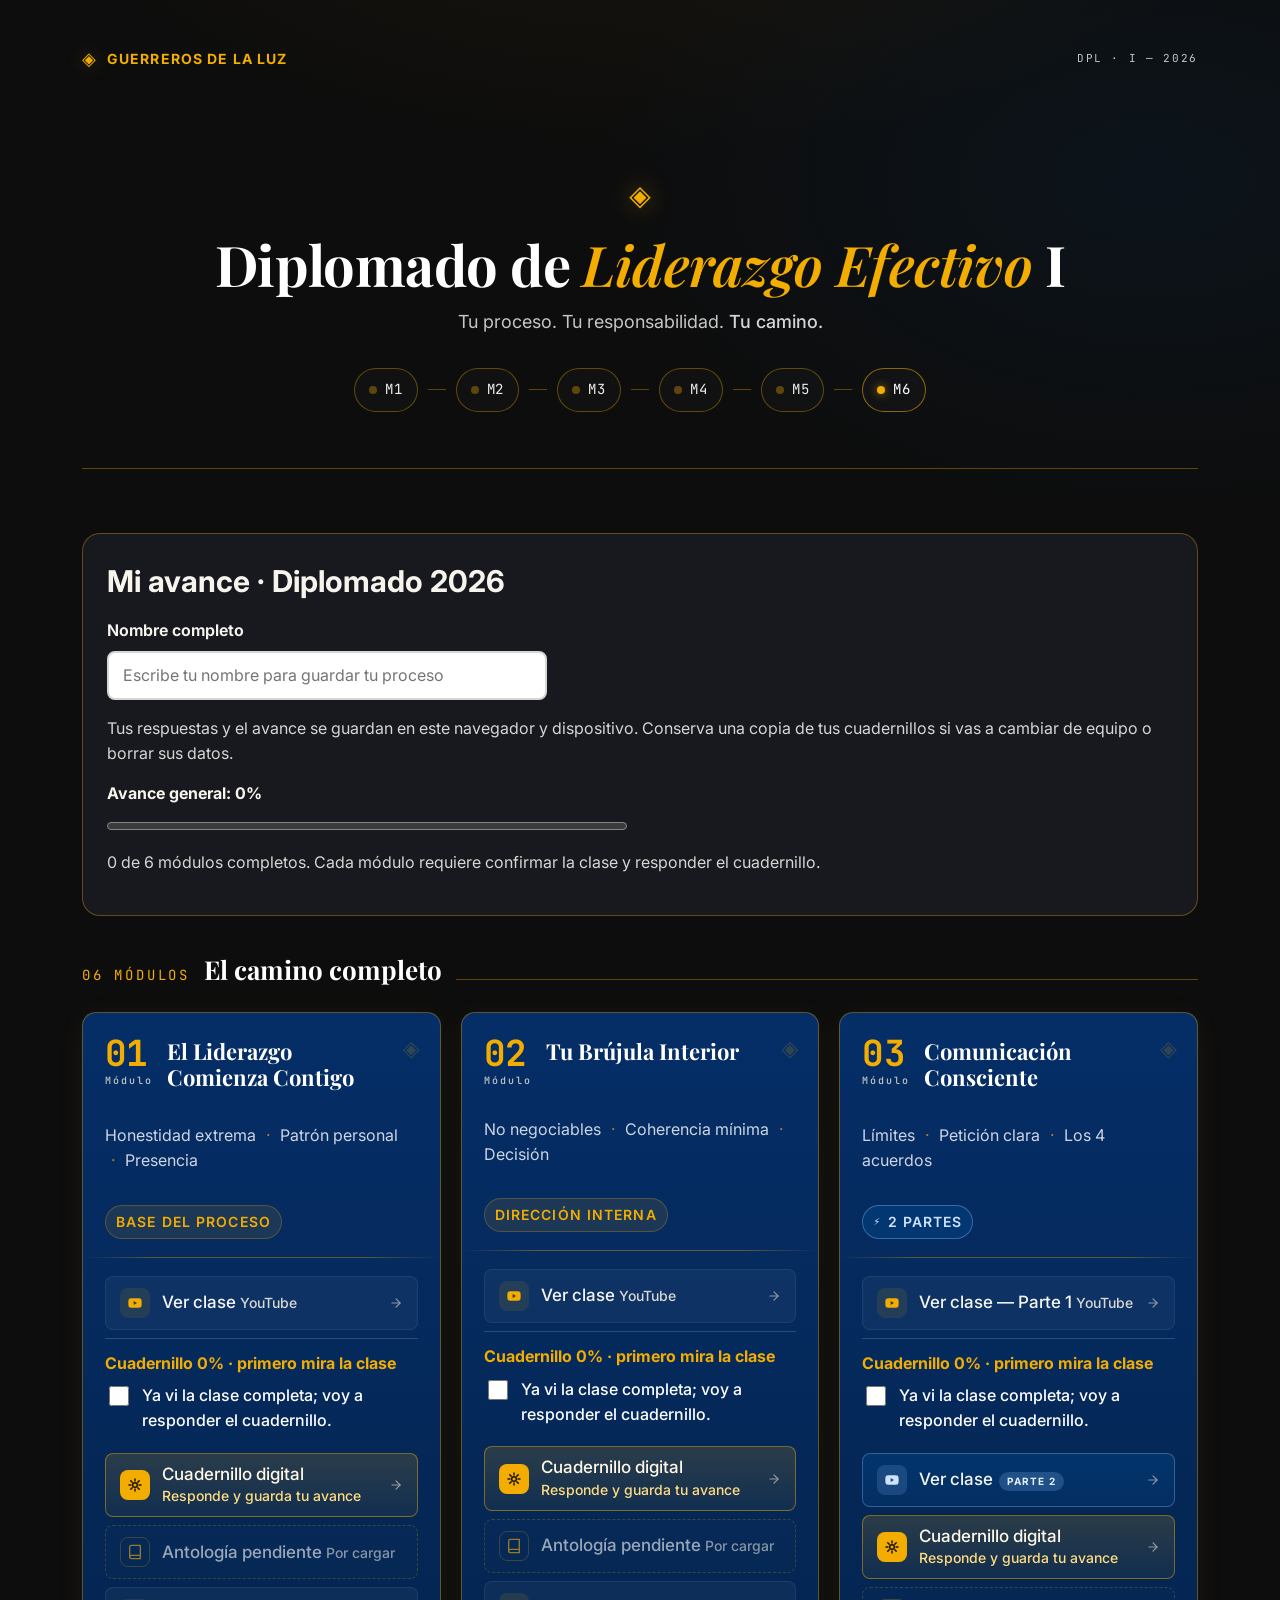
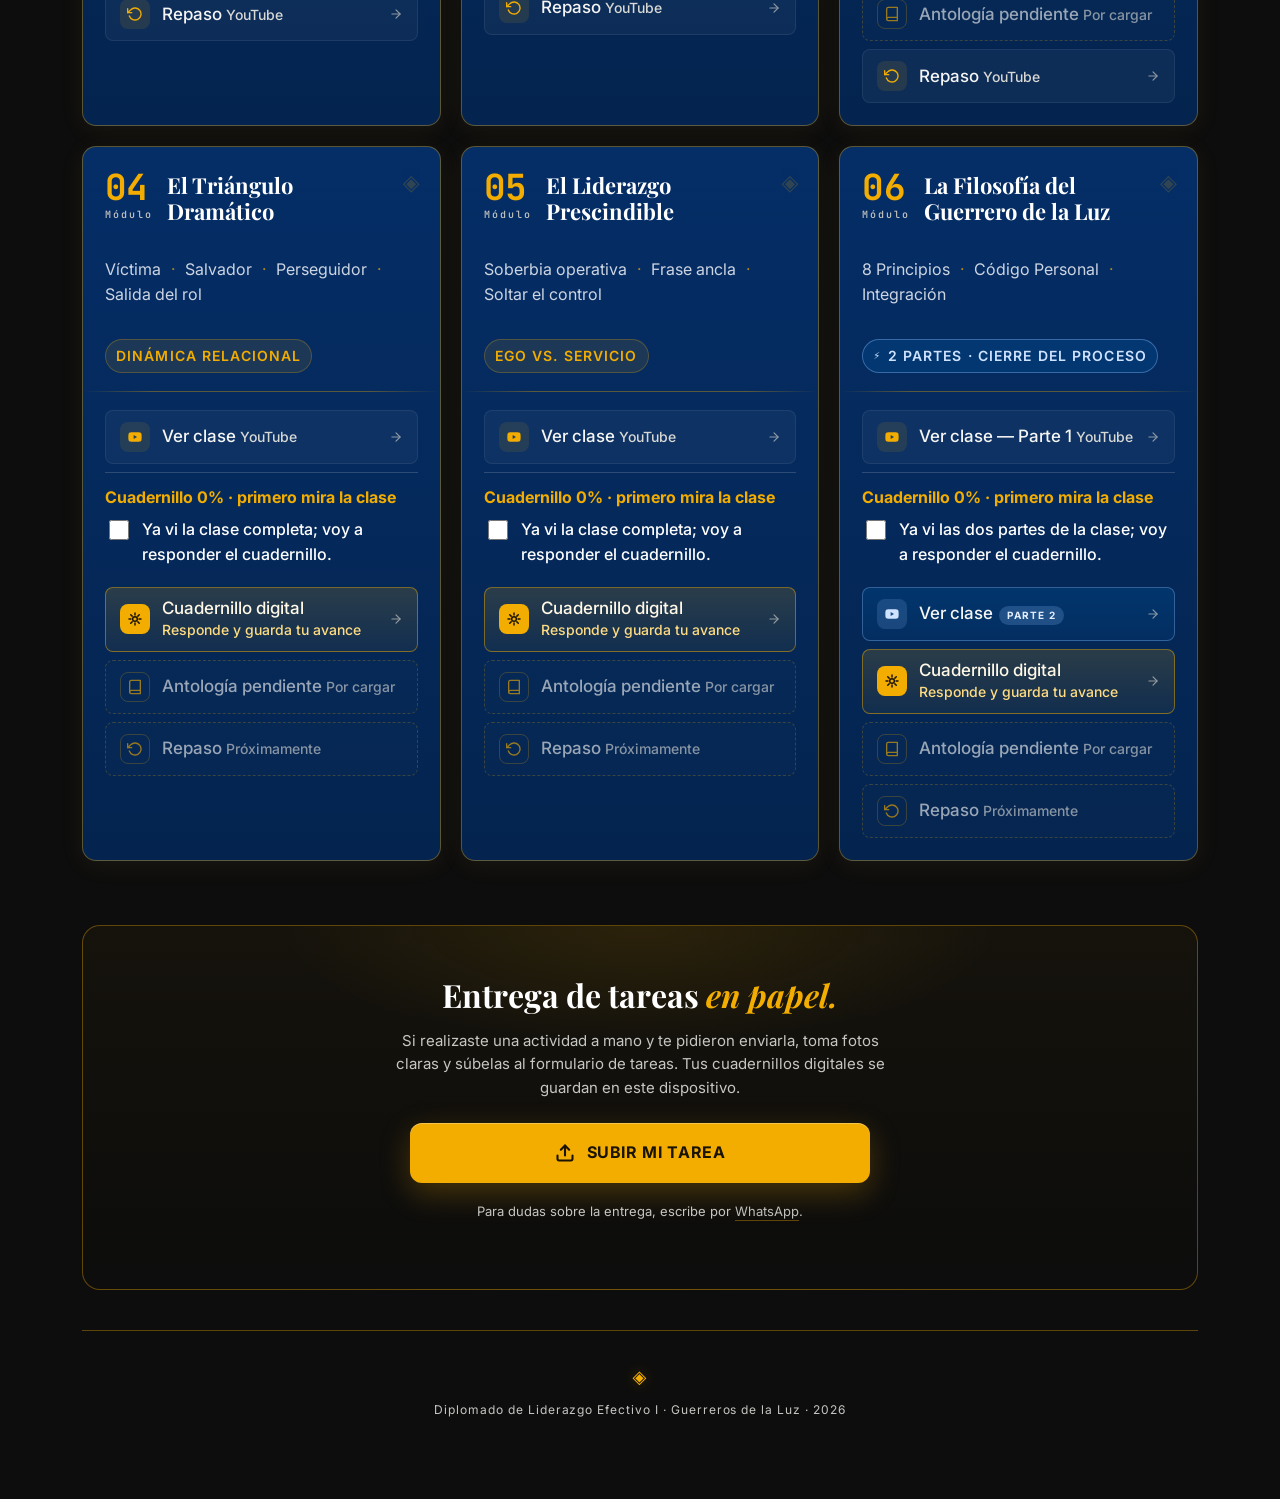
<file: public/universidad/dpl-2026/index.html>
<!doctype html>
<html lang="es">
<head>
<meta charset="utf-8" />
<meta name="viewport" content="width=device-width, initial-scale=1, viewport-fit=cover" />
<meta name="theme-color" content="#0D0D0D" />
<title>Diplomado de Liderazgo Efectivo I · Guerreros de la Luz</title>
<link rel="preconnect" href="https://fonts.googleapis.com">
<link rel="preconnect" href="https://fonts.gstatic.com" crossorigin>
<link href="https://fonts.googleapis.com/css2?family=Playfair+Display:ital,wght@0,600;0,700;0,800;1,600;1,700&family=Cormorant+Garamond:ital,wght@0,300;0,500;0,600;1,300;1,500&family=Inter:wght@400;500;600;700&family=JetBrains+Mono:wght@500;700&display=swap" rel="stylesheet">
<style>
  :root{
    --bg:#0D0D0D;
    --bg-elev:#121212;
    --gold:#f2ad00;
    --gold-soft:#c8a951;
    --blue-accent:#004f94;
    --card:#052e67;
    --card-deep:#04244f;
    --text:#ffffff;
    --text-mute:#878786;
    --hairline:rgba(200,169,81,0.20);
    --hairline-strong:rgba(242,173,0,0.55);
    --shadow:0 4px 24px rgba(200,169,81,0.08);
    --radius-card:14px;
    --radius-btn:8px;

    /* These three are overridden by data-mood/voice/ornament */
    --mood-bg-grad-1: rgba(242,173,0,0.06);
    --mood-bg-grad-2: rgba(0,79,148,0.10);
    --font-display: 'Playfair Display', serif;
    --font-display-italic-style: italic;
    --ornament-glyph-opacity: 0.18;
    --ornament-glyph-size: 22px;
    --ornament-mod-num-size: 36px;
    --ornament-rule-display: block;
  }

  /* ─── MOOD variants ─── */
  html[data-mood="temple"]{
    --bg:#14100a;
    --gold:#e8b34a;
    --gold-soft:#c8a45a;
    --blue-accent:#7a2418;
    --card:#3a1d10;
    --card-deep:#2a140b;
    --hairline:rgba(232,179,74,0.22);
    --hairline-strong:rgba(232,179,74,0.55);
    --shadow:0 4px 24px rgba(232,179,74,0.10);
    --mood-bg-grad-1: rgba(232,179,74,0.07);
    --mood-bg-grad-2: rgba(184,76,42,0.12);
  }
  html[data-mood="oceanic"]{
    --bg:#070d18;
    --gold:#9bb6d6;
    --gold-soft:#7a93b3;
    --blue-accent:#0a3a78;
    --card:#0a2548;
    --card-deep:#061a36;
    --text:#eaf1fb;
    --hairline:rgba(155,182,214,0.22);
    --hairline-strong:rgba(155,182,214,0.55);
    --shadow:0 4px 24px rgba(0,79,148,0.18);
    --mood-bg-grad-1: rgba(0,79,148,0.18);
    --mood-bg-grad-2: rgba(155,182,214,0.06);
  }

  /* ─── VOICE variants ─── */
  html[data-voice="field-guide"]{
    --font-display: 'Cormorant Garamond', serif;
    --font-display-italic-style: italic;
  }
  html[data-voice="field-guide"] .hero h1,
  html[data-voice="field-guide"] .card-title,
  html[data-voice="field-guide"] .submit h2,
  html[data-voice="field-guide"] .section-head h2{
    font-weight:500;
    letter-spacing:-0.005em;
  }
  html[data-voice="field-guide"] .hero h1{font-size: clamp(34px, 7.2vw, 68px); line-height:1.02}

  html[data-voice="neutral"]{
    --font-display: 'Inter', sans-serif;
    --font-display-italic-style: italic;
  }
  html[data-voice="neutral"] .hero h1,
  html[data-voice="neutral"] .card-title,
  html[data-voice="neutral"] .submit h2,
  html[data-voice="neutral"] .section-head h2{
    font-weight:700;
    letter-spacing:-0.025em;
  }
  html[data-voice="neutral"] .hero h1 em,
  html[data-voice="neutral"] .submit h2 em{font-style:normal;text-decoration:underline;text-decoration-color:var(--gold);text-decoration-thickness:2px;text-underline-offset:6px}

  /* Apply --font-display to the actual headings */
  .hero h1,
  .card-title,
  .submit h2,
  .section-head h2{font-family: var(--font-display)}
  .hero h1 em,
  .submit h2 em{font-style: var(--font-display-italic-style)}

  /* ─── ORNAMENT variants ─── */
  html[data-ornament="sober"]{
    --ornament-glyph-opacity: 0;
    --ornament-mod-num-size: 28px;
    --ornament-rule-display: none;
  }
  html[data-ornament="sober"] .hero::before{display:none}
  html[data-ornament="sober"] footer .mark{display:none}
  html[data-ornament="sober"] .brand .mark{opacity:.5}

  html[data-ornament="ceremonial"]{
    --ornament-glyph-opacity: 0.34;
    --ornament-glyph-size: 32px;
    --ornament-mod-num-size: 52px;
  }
  html[data-ornament="ceremonial"] .hero::before{font-size:42px}
  html[data-ornament="ceremonial"] .card{padding-top:30px}
  html[data-ornament="ceremonial"] .card::after{
    content:"";
    position:absolute;left:22px;top:78px;
    width:32px;height:1px;background:var(--gold);opacity:.6;
  }
  html[data-ornament="ceremonial"] .hero h1{
    text-shadow: 0 0 30px rgba(242,173,0,0.06);
  }
  html[data-ornament="ceremonial"] .card-title::before{
    content:"";display:block;width:24px;height:1px;background:var(--gold);opacity:.5;
    margin:0 0 10px;
  }

  *{box-sizing:border-box}
  html,body{margin:0;padding:0;background:var(--bg);color:var(--text);-webkit-font-smoothing:antialiased;-moz-osx-font-smoothing:grayscale}
  body{
    font-family:'Inter',system-ui,-apple-system,sans-serif;
    font-size:16px;
    line-height:1.55;
    min-height:100vh;
    background:
      radial-gradient(1100px 600px at 50% -200px, var(--mood-bg-grad-1), transparent 60%),
      radial-gradient(800px 500px at 90% 20%, var(--mood-bg-grad-2), transparent 70%),
      var(--bg);
    background-attachment: fixed;
  }
  a{color:inherit;text-decoration:none}
  button{font-family:inherit}

  /* ─── Layout shell ─── */
  .wrap{
    max-width:1180px;
    margin:0 auto;
    padding: clamp(20px, 4vw, 40px) clamp(16px, 4vw, 32px) 80px;
  }

  /* ─── Header ─── */
  .topbar{
    display:flex;align-items:center;justify-content:space-between;
    padding-top:8px;
    margin-bottom: clamp(28px, 6vw, 48px);
  }
  .brand{
    display:flex;align-items:center;gap:10px;
    color:var(--gold);
    font-weight:700;
    font-size:11px;
    letter-spacing:0.22em;
    text-transform:uppercase;
  }
  .brand .mark{
    font-size:18px;line-height:1;
    color:var(--gold);
    text-shadow:0 0 18px rgba(242,173,0,0.35);
  }
  .topbar .year{
    color:var(--text-mute);
    font-family:'JetBrains Mono',monospace;
    font-size:11px;
    letter-spacing:0.15em;
  }

  /* ─── Hero ─── */
  .hero{
    text-align:center;
    padding: clamp(20px, 5vw, 56px) 0 clamp(32px, 6vw, 56px);
    border-bottom:1px solid var(--hairline);
    margin-bottom: clamp(36px, 6vw, 64px);
    position:relative;
  }
  .hero::before{
    content:"◈";
    display:block;
    color:var(--gold);
    font-size:28px;
    margin-bottom:18px;
    text-shadow:0 0 24px rgba(242,173,0,0.45);
  }
  .hero h1{
    font-weight:700;
    margin:0 0 14px;
    font-size: clamp(28px, 6vw, 56px);
    line-height:1.05;
    letter-spacing:-0.01em;
    text-wrap:balance;
  }
  .hero h1 em{
    font-style:italic;
    color:var(--gold);
    font-weight:600;
  }
  .hero .sub{
    color:var(--text-mute);
    font-size: clamp(15px, 2vw, 18px);
    max-width:560px;
    margin:0 auto 28px;
  }
  .hero .sub strong{color:#d6d6d4;font-weight:500}

  /* Progress pills */
  .progress{
    display:flex;
    align-items:center;
    justify-content:center;
    gap:10px;
    flex-wrap:wrap;
    padding-top: 4px;
  }
  .progress .pill{
    display:inline-flex;align-items:center;gap:8px;
    padding:6px 12px 6px 8px;
    border:1px solid var(--hairline);
    border-radius:999px;
    background:rgba(255,255,255,0.02);
    font-family:'JetBrains Mono',monospace;
    font-size:11px;
    color:var(--text-mute);
    letter-spacing:0.06em;
    transition:all .2s ease;
    cursor:pointer;
  }
  .progress .pill .dot{
    width:8px;height:8px;border-radius:50%;
    background:var(--gold);
    opacity:0.35;
  }
  .progress .pill:hover{border-color:var(--hairline-strong);color:#fff}
  .progress .pill.active .dot{opacity:1;box-shadow:0 0 10px rgba(242,173,0,0.7)}
  .progress .pill.active{color:#fff;border-color:var(--hairline-strong)}
  .progress .sep{
    width:18px;height:1px;background:var(--hairline);
  }

  /* ─── Section heading ─── */
  .section-head{
    display:flex;align-items:baseline;gap:14px;
    margin: 8px 0 22px;
  }
  .section-head .kicker{
    color:var(--gold);
    font-family:'JetBrains Mono',monospace;
    font-size:11px;
    letter-spacing:0.2em;
    text-transform:uppercase;
  }
  .section-head .rule{flex:1;height:1px;background:var(--hairline);display:var(--ornament-rule-display)}
  .section-head h2{
    font-weight:700;
    font-size: clamp(20px, 3vw, 26px);
    margin:0;
  }

  /* ─── Module grid ─── */
  .grid{
    display:flex;
    flex-wrap:wrap;
    gap: 20px;
    margin-bottom: 56px;
  }
  .card{
    flex: 1 1 320px;
    min-width:0;
    background: linear-gradient(180deg, var(--card) 0%, var(--card-deep) 100%);
    border:1px solid var(--hairline);
    border-radius:var(--radius-card);
    box-shadow: var(--shadow);
    padding: 24px 22px 22px;
    display:flex;flex-direction:column;gap:16px;
    position:relative;
    overflow:hidden;
    transition: transform .25s ease, border-color .25s ease, box-shadow .25s ease;
  }
  .card::before{
    /* corner glyph */
    content:"◈";
    position:absolute;
    top:18px;right:20px;
    color:var(--gold);
    opacity:var(--ornament-glyph-opacity);
    font-size:var(--ornament-glyph-size);
  }
  .card:hover{
    border-color:var(--hairline-strong);
    box-shadow: 0 6px 30px rgba(242,173,0,0.14);
  }

  .card-head{
    display:flex;align-items:flex-start;gap:14px;
    padding-right:30px; /* leave room for glyph */
  }
  .mod-num{
    font-family:'JetBrains Mono',monospace;
    font-weight:700;
    font-size: var(--ornament-mod-num-size);
    line-height:0.9;
    color:var(--gold);
    letter-spacing:-0.02em;
    flex-shrink:0;
  }
  .mod-num small{
    display:block;
    font-size:10px;
    letter-spacing:0.2em;
    color:var(--text-mute);
    margin-top:6px;
    font-weight:500;
  }
  .card-title{
    font-weight:700;
    font-size: 22px;
    line-height:1.18;
    margin:2px 0 0;
    color:#fff;
    text-wrap:balance;
  }

  .concepts{
    color:#cdd5e2;
    font-size:13px;
    line-height:1.55;
  }
  .concepts .dot{color:var(--gold);margin:0 6px;opacity:0.7}

  .badge{
    display:inline-flex;align-items:center;gap:6px;
    align-self:flex-start;
    padding:5px 10px;
    border-radius:999px;
    font-size:11px;
    font-weight:600;
    letter-spacing:0.08em;
    text-transform:uppercase;
    background:rgba(242,173,0,0.10);
    color:var(--gold);
    border:1px solid rgba(242,173,0,0.25);
  }
  .badge.special{
    background:rgba(0,79,148,0.35);
    color:#cfe2ff;
    border-color:rgba(120,170,230,0.45);
  }
  .badge .bolt{font-size:10px}

  .divider{
    height:1px;
    background: linear-gradient(90deg, transparent, var(--hairline) 20%, var(--hairline) 80%, transparent);
    margin: 2px -22px;
  }

  /* ─── Resource buttons ─── */
  .res{
    display:flex;flex-direction:column;gap:8px;
  }
  .res-btn{
    display:flex;align-items:center;gap:12px;
    width:100%;
    min-height:48px;
    padding: 10px 14px;
    border-radius: var(--radius-btn);
    background: rgba(255,255,255,0.04);
    border:1px solid rgba(255,255,255,0.07);
    color:#f5f5f3;
    font-size:14px;
    font-weight:500;
    text-align:left;
    cursor:pointer;
    transition: all .18s ease;
    font-family:inherit;
  }
  .res-btn:hover{
    border-color: var(--hairline-strong);
    background: rgba(242,173,0,0.06);
    transform: translateY(-1px);
  }
  .res-btn .ico{
    display:inline-flex;align-items:center;justify-content:center;
    width:30px;height:30px;
    border-radius:8px;
    background:rgba(242,173,0,0.10);
    color:var(--gold);
    flex-shrink:0;
  }
  .res-btn .ico svg{width:16px;height:16px;display:block}
  .res-btn .label{flex:1;line-height:1.25}
  .res-btn .meta{
    color:var(--text-mute);
    font-family:'JetBrains Mono',monospace;
    font-size:10px;
    letter-spacing:0.06em;
    text-transform:uppercase;
  }
  .res-btn .arrow{color:var(--text-mute);opacity:.7;transition:transform .2s ease}
  .res-btn:hover .arrow{color:var(--gold);opacity:1;transform:translateX(2px)}

  /* Special variants */
  .res-btn.part2{
    border-color: rgba(120,170,230,0.40);
    background: linear-gradient(180deg, rgba(0,79,148,0.35), rgba(0,79,148,0.18));
  }
  .res-btn.part2 .ico{background:rgba(120,170,230,0.20);color:#cfe2ff}
  .res-btn.part2 .pill-tag{
    display:inline-block;
    padding:3px 8px;
    border-radius:999px;
    background:rgba(120,170,230,0.25);
    color:#e3eeff;
    font-size:10px;
    font-weight:700;
    letter-spacing:0.12em;
    margin-left:6px;
  }
  .res-btn.outline{
    background: transparent;
    border:1px dashed var(--hairline);
  }
  .res-btn.outline:hover{
    border-style:solid;
    background: rgba(242,173,0,0.04);
  }
  .res-btn.outline .ico{background:transparent;border:1px solid var(--hairline)}
  .res-btn.disabled,
  .res-btn.disabled:hover{
    cursor:not-allowed;
    opacity:.62;
    transform:none;
    border-style:dashed;
    background:rgba(255,255,255,0.02);
  }
  .res-btn.disabled .arrow{display:none}

  /* Featured: digital cuadernillo (interactive HTML) */
  .res-btn.featured{
    background: linear-gradient(180deg, rgba(242,173,0,0.16), rgba(242,173,0,0.06));
    border:1px solid rgba(242,173,0,0.45);
    color:#fff8e6;
  }
  .res-btn.featured .ico{
    background:var(--gold);color:#1a1300;
  }
  .res-btn.featured:hover{
    background: linear-gradient(180deg, rgba(242,173,0,0.22), rgba(242,173,0,0.10));
    border-color: var(--gold);
    box-shadow: 0 4px 18px rgba(242,173,0,0.18);
  }
  .res-btn.featured .meta{color:#f2ad00;opacity:.85}
  .res-btn .tag-new{
    display:inline-block;
    padding:2px 7px;
    border-radius:999px;
    background:rgba(0,79,148,0.55);
    color:#dbe8fc;
    font-family:'JetBrains Mono',monospace;
    font-size:9px;
    font-weight:700;
    letter-spacing:0.14em;
    margin-left:8px;
    vertical-align:1px;
  }

  /* Mobile collapse toggle */
  .toggle-res{
    display:none; /* shown only on small screens */
    align-items:center;justify-content:space-between;gap:10px;
    margin-top:4px;
    padding: 10px 12px;
    width:100%;
    background:rgba(242,173,0,0.07);
    border:1px solid var(--hairline);
    color:var(--gold);
    border-radius:var(--radius-btn);
    font-size:13px;
    font-weight:600;
    letter-spacing:0.04em;
    cursor:pointer;
  }
  .toggle-res .chev{transition:transform .2s ease}
  .card.collapsed .res{display:none}
  .card.collapsed .toggle-res .chev{transform:rotate(0deg)}
  .toggle-res .chev{transform:rotate(180deg)}

  /* ─── Submit homework section ─── */
  .submit{
    margin: 64px 0 40px;
    padding: clamp(28px, 4vw, 44px) clamp(24px, 4vw, 40px);
    border:1px solid var(--hairline);
    border-radius: 18px;
    background:
      radial-gradient(600px 200px at 50% 0%, rgba(242,173,0,0.10), transparent 60%),
      linear-gradient(180deg, rgba(242,173,0,0.04), rgba(0,0,0,0));
    text-align:center;
  }
  .submit h2{
    font-weight:700;
    font-size: clamp(22px, 3.4vw, 32px);
    margin:0 0 10px;
    text-wrap:balance;
  }
  .submit h2 em{font-style:italic;color:var(--gold)}
  .submit p{
    color:var(--text-mute);
    margin:0 auto 24px;
    max-width:520px;
    font-size:15px;
  }
  .cta{
    display:inline-flex;align-items:center;justify-content:center;gap:12px;
    width:100%;
    max-width:460px;
    min-height:60px;
    padding: 16px 24px;
    background:var(--gold);
    color:#1a1300;
    font-weight:700;
    font-size:16px;
    letter-spacing:0.04em;
    border:none;
    border-radius: 12px;
    cursor:pointer;
    box-shadow: 0 10px 30px rgba(242,173,0,0.25), inset 0 1px 0 rgba(255,255,255,0.30);
    transition: transform .15s ease, box-shadow .2s ease;
    font-family:inherit;
  }
  .cta:hover{transform:translateY(-2px);box-shadow:0 14px 36px rgba(242,173,0,0.35), inset 0 1px 0 rgba(255,255,255,0.30)}
  .cta svg{width:20px;height:20px}
  .submit .alt{
    margin-top:18px;
    font-size:13px;
    color:var(--text-mute);
  }
  .submit .alt a{
    color:#bfbfbe;
    border-bottom:1px solid var(--hairline);
    padding-bottom:1px;
    transition:color .15s, border-color .15s;
  }
  .submit .alt a:hover{color:var(--gold);border-color:var(--hairline-strong)}

  /* ─── Footer ─── */
  footer{
    text-align:center;
    color:var(--text-mute);
    font-size:12px;
    letter-spacing:0.08em;
    padding-top:32px;
    border-top:1px solid var(--hairline);
  }
  footer .mark{
    display:block;
    color:var(--gold);
    font-size:18px;
    margin-bottom:10px;
    text-shadow:0 0 14px rgba(242,173,0,0.3);
  }

  /* ─── Responsive ─── */
  @media (max-width: 760px){
    .card{flex: 1 1 100%}
    .progress .sep{display:none}
    .progress{gap:6px}
    .toggle-res{display:flex}
    /* By default collapsed on mobile — JS sets state */
  }
  @media (max-width: 480px){
    .res-btn{padding:12px 14px;min-height:52px}
    .cta{font-size:15px}
    .card-title{font-size:20px}
    .mod-num{font-size:32px}
    .topbar .year{display:none}
  }

  /* Focus visibility */
  .study-panel{margin:28px 0 34px;padding:24px;border:1px solid rgba(242,173,0,.35);border-radius:18px;background:#17191e;color:#f7f4ed}
  .study-panel h2{font-size:clamp(22px,3vw,30px);margin:0 0 8px}
  .study-panel p{line-height:1.55;color:#d6d6d4}
  .study-panel label{display:block;font-weight:650;margin:14px 0 8px}
  .study-panel input{width:100%;max-width:440px;min-height:48px;padding:10px 14px;background:#fff;color:#17191e;border:2px solid #d6d6d4;border-radius:8px;font:inherit}
  .study-panel progress{display:block;width:100%;max-width:520px;height:16px;accent-color:#f2ad00;margin:12px 0}
  .study-panel .study-note{font-size:14px}
  .study-step{padding:12px 0;border-top:1px solid rgba(255,255,255,.16)}
  .study-step label{font-weight:500;display:flex;gap:10px;align-items:flex-start;cursor:pointer}
  .study-step input[type=checkbox]{width:20px;min-height:20px;flex:none;accent-color:#f2ad00}
  .study-step .step-state{display:block;color:#f2ad00;font-weight:700;margin-bottom:8px}
  .study-step .workbook-locked{opacity:.48;pointer-events:none}
  .study-finish[hidden]{display:none}
  .study-finish a{display:inline-block;margin-top:10px;padding:12px 18px;background:#f2ad00;color:#17191e;border-radius:9px;font-weight:750;text-decoration:none}
  /* Lectura clara en pantalla pequeña y controles táctiles. */
  :root{--text-mute:#c6c6c2;--hairline:rgba(242,173,0,.36)}
  .brand{font-size:14px;letter-spacing:.08em}
  .progress .pill{font-size:14px;min-height:44px;padding:10px 14px;color:#ededeb}
  .section-head .kicker,.badge{font-size:14px}
  .concepts{font-size:16px;line-height:1.55}
  .res-btn{font-size:17px;min-height:54px;line-height:1.35}
  .res-btn .meta{font-family:Inter,sans-serif;font-size:14px;letter-spacing:0;text-transform:none;color:#d8d8d4}
  .res-btn.featured .meta{color:#ffdc82;opacity:1}
  .toggle-res{font-size:16px;min-height:48px}
  .study-panel .study-note{font-size:16px}
  .study-step .step-state{font-size:16px}
  .study-panel input[type="text"]{font-size:16px}
  @media (max-width:760px){
    .wrap{padding:20px 16px 64px}
    .hero{padding:16px 0 30px;margin-bottom:32px}
    .card{flex-basis:100%;padding:20px 18px}
    .study-panel{padding:20px 16px}
    .section-head{align-items:flex-start;flex-direction:column;gap:6px}
    .res-btn .label{overflow-wrap:anywhere}
  }
  :focus-visible{outline:2px solid var(--gold);outline-offset:2px;border-radius:6px}

  /* Reduced motion */
  @media (prefers-reduced-motion: reduce){
    *{transition:none !important;animation:none !important}
  }
</style>
</head>
<body>

<div class="wrap">

  <!-- TOP BAR -->
  <header class="topbar">
    <div class="brand">
      <span class="mark">◈</span>
      <span>Guerreros de la Luz</span>
    </div>
    <div class="year">DPL · I — 2026</div>
  </header>

  <!-- HERO -->
  <section class="hero">
    <h1>Diplomado de <em>Liderazgo Efectivo</em> I</h1>
    <p class="sub">Tu proceso. Tu responsabilidad. <strong>Tu camino.</strong></p>

    <nav class="progress" aria-label="Progreso del diplomado">
      <a href="#m1" class="pill"><span class="dot"></span>M1</a>
      <span class="sep" aria-hidden="true"></span>
      <a href="#m2" class="pill"><span class="dot"></span>M2</a>
      <span class="sep" aria-hidden="true"></span>
      <a href="#m3" class="pill"><span class="dot"></span>M3</a>
      <span class="sep" aria-hidden="true"></span>
      <a href="#m4" class="pill"><span class="dot"></span>M4</a>
      <span class="sep" aria-hidden="true"></span>
      <a href="#m5" class="pill"><span class="dot"></span>M5</a>
      <span class="sep" aria-hidden="true"></span>
      <a href="#m6" class="pill"><span class="dot"></span>M6</a>
    </nav>
  </section>

  <!-- MODULES SECTION -->
  <section class="study-panel" aria-labelledby="study-title">
    <h2 id="study-title">Mi avance · Diplomado 2026</h2>
    <label for="student-name">Nombre completo</label>
    <input id="student-name" type="text" autocomplete="name" placeholder="Escribe tu nombre para guardar tu proceso">
    <p class="study-note">Tus respuestas y el avance se guardan en este navegador y dispositivo. Conserva una copia de tus cuadernillos si vas a cambiar de equipo o borrar sus datos.</p>
    <strong id="course-progress-text">Avance general: 0%</strong>
    <progress id="course-progress" max="100" value="0">0%</progress>
    <p id="course-progress-detail" aria-live="polite">Mira cada video y después responde su cuadernillo.</p>
  </section>
  <div class="section-head">
    <span class="kicker">06 Módulos</span>
    <h2>El camino completo</h2>
    <span class="rule" aria-hidden="true"></span>
  </div>

  <div class="grid" id="modules">

    <!-- M1 -->
    <article class="card" id="m1">
      <div class="card-head">
        <div class="mod-num">01<small>Módulo</small></div>
        <div>
          <h3 class="card-title">El Liderazgo Comienza Contigo</h3>
        </div>
      </div>
      <p class="concepts">Honestidad extrema <span class="dot">·</span> Patrón personal <span class="dot">·</span> Presencia</p>
      <span class="badge">Base del proceso</span>

      <button class="toggle-res" aria-expanded="true" aria-controls="m1-res">
        <span>Recursos del módulo</span>
        <svg class="chev" width="14" height="14" viewBox="0 0 24 24" fill="none" stroke="currentColor" stroke-width="2.5" stroke-linecap="round" stroke-linejoin="round"><polyline points="6 9 12 15 18 9"/></svg>
      </button>

      <div class="divider" aria-hidden="true"></div>
      <div class="res" id="m1-res">
        <a class="res-btn" href="https://youtu.be/LEF07f077Us" target="_blank" rel="noopener" aria-label="Ver clase del Módulo 1 en YouTube (abre en nueva ventana)">
          <span class="ico" aria-hidden="true"><svg viewBox="0 0 24 24" fill="currentColor"><path d="M21.6 7.2a2.5 2.5 0 0 0-1.8-1.8C18.2 5 12 5 12 5s-6.2 0-7.8.4A2.5 2.5 0 0 0 2.4 7.2C2 8.8 2 12 2 12s0 3.2.4 4.8a2.5 2.5 0 0 0 1.8 1.8C5.8 19 12 19 12 19s6.2 0 7.8-.4a2.5 2.5 0 0 0 1.8-1.8C22 15.2 22 12 22 12s0-3.2-.4-4.8zM10 15V9l5 3-5 3z"/></svg></span>
          <span class="label">Ver clase <span class="meta">YouTube</span></span>
          <svg class="arrow" width="14" height="14" viewBox="0 0 24 24" fill="none" stroke="currentColor" stroke-width="2" stroke-linecap="round" stroke-linejoin="round"><line x1="5" y1="12" x2="19" y2="12"/><polyline points="12 5 19 12 12 19"/></svg>
        </a>
        <a class="res-btn featured" href="cuadernillos/M1.html" target="_blank" rel="noopener" aria-label="Abrir cuadernillo digital interactivo del Módulo 1 (abre en nueva ventana)">
          <span class="ico" aria-hidden="true"><svg viewBox="0 0 24 24" fill="none" stroke="currentColor" stroke-width="2.2" stroke-linecap="round" stroke-linejoin="round"><path d="M12 3v3M12 18v3M3 12h3M18 12h3M5.6 5.6l2.1 2.1M16.3 16.3l2.1 2.1M5.6 18.4l2.1-2.1M16.3 7.7l2.1-2.1"/><circle cx="12" cy="12" r="3.5"/></svg></span>
          <span class="label">Cuadernillo digital<br><span class="meta">Responde y guarda tu avance</span></span>
          <svg class="arrow" width="14" height="14" viewBox="0 0 24 24" fill="none" stroke="currentColor" stroke-width="2" stroke-linecap="round" stroke-linejoin="round"><line x1="5" y1="12" x2="19" y2="12"/><polyline points="12 5 19 12 12 19"/></svg>
        </a>
        <a class="res-btn outline disabled" href="#m1" aria-disabled="true">
          <span class="ico" aria-hidden="true"><svg viewBox="0 0 24 24" fill="none" stroke="currentColor" stroke-width="2" stroke-linecap="round" stroke-linejoin="round"><path d="M4 19.5A2.5 2.5 0 0 1 6.5 17H20"/><path d="M6.5 2H20v20H6.5A2.5 2.5 0 0 1 4 19.5v-15A2.5 2.5 0 0 1 6.5 2z"/></svg></span>
          <span class="label">Antología pendiente <span class="meta">Por cargar</span></span>
          <svg class="arrow" width="14" height="14" viewBox="0 0 24 24" fill="none" stroke="currentColor" stroke-width="2" stroke-linecap="round" stroke-linejoin="round"><line x1="5" y1="12" x2="19" y2="12"/><polyline points="12 5 19 12 12 19"/></svg>
        </a>
        <a class="res-btn" href="https://youtu.be/Vsu1DuyINEY" target="_blank" rel="noopener" aria-label="Repaso del Módulo 1 en YouTube (abre en nueva ventana)">
          <span class="ico" aria-hidden="true"><svg viewBox="0 0 24 24" fill="none" stroke="currentColor" stroke-width="2" stroke-linecap="round" stroke-linejoin="round"><polyline points="1 4 1 10 7 10"/><path d="M3.51 15a9 9 0 1 0 2.13-9.36L1 10"/></svg></span>
          <span class="label">Repaso <span class="meta">YouTube</span></span>
          <svg class="arrow" width="14" height="14" viewBox="0 0 24 24" fill="none" stroke="currentColor" stroke-width="2" stroke-linecap="round" stroke-linejoin="round"><line x1="5" y1="12" x2="19" y2="12"/><polyline points="12 5 19 12 12 19"/></svg>
        </a>
      </div>
    </article>

    <!-- M2 -->
    <article class="card" id="m2">
      <div class="card-head">
        <div class="mod-num">02<small>Módulo</small></div>
        <div>
          <h3 class="card-title">Tu Brújula Interior</h3>
        </div>
      </div>
      <p class="concepts">No negociables <span class="dot">·</span> Coherencia mínima <span class="dot">·</span> Decisión</p>
      <span class="badge">Dirección interna</span>

      <button class="toggle-res" aria-expanded="true" aria-controls="m2-res">
        <span>Recursos del módulo</span>
        <svg class="chev" width="14" height="14" viewBox="0 0 24 24" fill="none" stroke="currentColor" stroke-width="2.5" stroke-linecap="round" stroke-linejoin="round"><polyline points="6 9 12 15 18 9"/></svg>
      </button>

      <div class="divider" aria-hidden="true"></div>
      <div class="res" id="m2-res">
        <a class="res-btn" href="https://youtu.be/oynTPaOFXLk" target="_blank" rel="noopener" aria-label="Ver clase del Módulo 2 en YouTube (abre en nueva ventana)">
          <span class="ico" aria-hidden="true"><svg viewBox="0 0 24 24" fill="currentColor"><path d="M21.6 7.2a2.5 2.5 0 0 0-1.8-1.8C18.2 5 12 5 12 5s-6.2 0-7.8.4A2.5 2.5 0 0 0 2.4 7.2C2 8.8 2 12 2 12s0 3.2.4 4.8a2.5 2.5 0 0 0 1.8 1.8C5.8 19 12 19 12 19s6.2 0 7.8-.4a2.5 2.5 0 0 0 1.8-1.8C22 15.2 22 12 22 12s0-3.2-.4-4.8zM10 15V9l5 3-5 3z"/></svg></span>
          <span class="label">Ver clase <span class="meta">YouTube</span></span>
          <svg class="arrow" width="14" height="14" viewBox="0 0 24 24" fill="none" stroke="currentColor" stroke-width="2" stroke-linecap="round" stroke-linejoin="round"><line x1="5" y1="12" x2="19" y2="12"/><polyline points="12 5 19 12 12 19"/></svg>
        </a>
        <a class="res-btn featured" href="cuadernillos/M2.html" target="_blank" rel="noopener" aria-label="Abrir cuadernillo digital interactivo del Módulo 2 (abre en nueva ventana)">
          <span class="ico" aria-hidden="true"><svg viewBox="0 0 24 24" fill="none" stroke="currentColor" stroke-width="2.2" stroke-linecap="round" stroke-linejoin="round"><path d="M12 3v3M12 18v3M3 12h3M18 12h3M5.6 5.6l2.1 2.1M16.3 16.3l2.1 2.1M5.6 18.4l2.1-2.1M16.3 7.7l2.1-2.1"/><circle cx="12" cy="12" r="3.5"/></svg></span>
          <span class="label">Cuadernillo digital<br><span class="meta">Responde y guarda tu avance</span></span>
          <svg class="arrow" width="14" height="14" viewBox="0 0 24 24" fill="none" stroke="currentColor" stroke-width="2" stroke-linecap="round" stroke-linejoin="round"><line x1="5" y1="12" x2="19" y2="12"/><polyline points="12 5 19 12 12 19"/></svg>
        </a>
        <a class="res-btn outline disabled" href="#m2" aria-disabled="true">
          <span class="ico" aria-hidden="true"><svg viewBox="0 0 24 24" fill="none" stroke="currentColor" stroke-width="2" stroke-linecap="round" stroke-linejoin="round"><path d="M4 19.5A2.5 2.5 0 0 1 6.5 17H20"/><path d="M6.5 2H20v20H6.5A2.5 2.5 0 0 1 4 19.5v-15A2.5 2.5 0 0 1 6.5 2z"/></svg></span>
          <span class="label">Antología pendiente <span class="meta">Por cargar</span></span>
          <svg class="arrow" width="14" height="14" viewBox="0 0 24 24" fill="none" stroke="currentColor" stroke-width="2" stroke-linecap="round" stroke-linejoin="round"><line x1="5" y1="12" x2="19" y2="12"/><polyline points="12 5 19 12 12 19"/></svg>
        </a>
        <a class="res-btn" href="https://youtu.be/GQcofqCg0Ys" target="_blank" rel="noopener" aria-label="Repaso del Módulo 2 en YouTube">
          <span class="ico" aria-hidden="true"><svg viewBox="0 0 24 24" fill="none" stroke="currentColor" stroke-width="2" stroke-linecap="round" stroke-linejoin="round"><polyline points="1 4 1 10 7 10"/><path d="M3.51 15a9 9 0 1 0 2.13-9.36L1 10"/></svg></span>
          <span class="label">Repaso <span class="meta">YouTube</span></span>
          <svg class="arrow" width="14" height="14" viewBox="0 0 24 24" fill="none" stroke="currentColor" stroke-width="2" stroke-linecap="round" stroke-linejoin="round"><line x1="5" y1="12" x2="19" y2="12"/><polyline points="12 5 19 12 12 19"/></svg>
        </a>
      </div>
    </article>

    <!-- M3 -->
    <article class="card" id="m3">
      <div class="card-head">
        <div class="mod-num">03<small>Módulo</small></div>
        <div>
          <h3 class="card-title">Comunicación Consciente</h3>
        </div>
      </div>
      <p class="concepts">Límites <span class="dot">·</span> Petición clara <span class="dot">·</span> Los 4 acuerdos</p>
      <span class="badge special"><span class="bolt">⚡</span> 2 partes</span>

      <button class="toggle-res" aria-expanded="true" aria-controls="m3-res">
        <span>Recursos del módulo</span>
        <svg class="chev" width="14" height="14" viewBox="0 0 24 24" fill="none" stroke="currentColor" stroke-width="2.5" stroke-linecap="round" stroke-linejoin="round"><polyline points="6 9 12 15 18 9"/></svg>
      </button>

      <div class="divider" aria-hidden="true"></div>
      <div class="res" id="m3-res">
        <a class="res-btn" href="https://youtu.be/8WAt3AEEkN8" target="_blank" rel="noopener" aria-label="Ver clase Parte 1 del Módulo 3 en YouTube">
          <span class="ico" aria-hidden="true"><svg viewBox="0 0 24 24" fill="currentColor"><path d="M21.6 7.2a2.5 2.5 0 0 0-1.8-1.8C18.2 5 12 5 12 5s-6.2 0-7.8.4A2.5 2.5 0 0 0 2.4 7.2C2 8.8 2 12 2 12s0 3.2.4 4.8a2.5 2.5 0 0 0 1.8 1.8C5.8 19 12 19 12 19s6.2 0 7.8-.4a2.5 2.5 0 0 0 1.8-1.8C22 15.2 22 12 22 12s0-3.2-.4-4.8zM10 15V9l5 3-5 3z"/></svg></span>
          <span class="label">Ver clase — Parte 1 <span class="meta">YouTube</span></span>
          <svg class="arrow" width="14" height="14" viewBox="0 0 24 24" fill="none" stroke="currentColor" stroke-width="2" stroke-linecap="round" stroke-linejoin="round"><line x1="5" y1="12" x2="19" y2="12"/><polyline points="12 5 19 12 12 19"/></svg>
        </a>
        <a class="res-btn part2" href="https://youtu.be/g3mkioyQKos" target="_blank" rel="noopener" aria-label="Ver clase Parte 2 del Módulo 3 en YouTube">
          <span class="ico" aria-hidden="true"><svg viewBox="0 0 24 24" fill="currentColor"><path d="M21.6 7.2a2.5 2.5 0 0 0-1.8-1.8C18.2 5 12 5 12 5s-6.2 0-7.8.4A2.5 2.5 0 0 0 2.4 7.2C2 8.8 2 12 2 12s0 3.2.4 4.8a2.5 2.5 0 0 0 1.8 1.8C5.8 19 12 19 12 19s6.2 0 7.8-.4a2.5 2.5 0 0 0 1.8-1.8C22 15.2 22 12 22 12s0-3.2-.4-4.8zM10 15V9l5 3-5 3z"/></svg></span>
          <span class="label">Ver clase<span class="pill-tag">PARTE 2</span></span>
          <svg class="arrow" width="14" height="14" viewBox="0 0 24 24" fill="none" stroke="currentColor" stroke-width="2" stroke-linecap="round" stroke-linejoin="round"><line x1="5" y1="12" x2="19" y2="12"/><polyline points="12 5 19 12 12 19"/></svg>
        </a>
        <a class="res-btn featured" href="cuadernillos/M3.html" target="_blank" rel="noopener" aria-label="Abrir cuadernillo digital interactivo del Módulo 3 (abre en nueva ventana)">
          <span class="ico" aria-hidden="true"><svg viewBox="0 0 24 24" fill="none" stroke="currentColor" stroke-width="2.2" stroke-linecap="round" stroke-linejoin="round"><path d="M12 3v3M12 18v3M3 12h3M18 12h3M5.6 5.6l2.1 2.1M16.3 16.3l2.1 2.1M5.6 18.4l2.1-2.1M16.3 7.7l2.1-2.1"/><circle cx="12" cy="12" r="3.5"/></svg></span>
          <span class="label">Cuadernillo digital<br><span class="meta">Responde y guarda tu avance</span></span>
          <svg class="arrow" width="14" height="14" viewBox="0 0 24 24" fill="none" stroke="currentColor" stroke-width="2" stroke-linecap="round" stroke-linejoin="round"><line x1="5" y1="12" x2="19" y2="12"/><polyline points="12 5 19 12 12 19"/></svg>
        </a>
        <a class="res-btn outline disabled" href="#m3" aria-disabled="true">
          <span class="ico" aria-hidden="true"><svg viewBox="0 0 24 24" fill="none" stroke="currentColor" stroke-width="2" stroke-linecap="round" stroke-linejoin="round"><path d="M4 19.5A2.5 2.5 0 0 1 6.5 17H20"/><path d="M6.5 2H20v20H6.5A2.5 2.5 0 0 1 4 19.5v-15A2.5 2.5 0 0 1 6.5 2z"/></svg></span>
          <span class="label">Antología pendiente <span class="meta">Por cargar</span></span>
          <svg class="arrow" width="14" height="14" viewBox="0 0 24 24" fill="none" stroke="currentColor" stroke-width="2" stroke-linecap="round" stroke-linejoin="round"><line x1="5" y1="12" x2="19" y2="12"/><polyline points="12 5 19 12 12 19"/></svg>
        </a>
        <a class="res-btn" href="https://youtu.be/DVU_wtAYlUc" target="_blank" rel="noopener" aria-label="Repaso del Módulo 3 en YouTube">
          <span class="ico" aria-hidden="true"><svg viewBox="0 0 24 24" fill="none" stroke="currentColor" stroke-width="2" stroke-linecap="round" stroke-linejoin="round"><polyline points="1 4 1 10 7 10"/><path d="M3.51 15a9 9 0 1 0 2.13-9.36L1 10"/></svg></span>
          <span class="label">Repaso <span class="meta">YouTube</span></span>
          <svg class="arrow" width="14" height="14" viewBox="0 0 24 24" fill="none" stroke="currentColor" stroke-width="2" stroke-linecap="round" stroke-linejoin="round"><line x1="5" y1="12" x2="19" y2="12"/><polyline points="12 5 19 12 12 19"/></svg>
        </a>
      </div>
    </article>

    <!-- M4 -->
    <article class="card" id="m4">
      <div class="card-head">
        <div class="mod-num">04<small>Módulo</small></div>
        <div>
          <h3 class="card-title">El Triángulo Dramático</h3>
        </div>
      </div>
      <p class="concepts">Víctima <span class="dot">·</span> Salvador <span class="dot">·</span> Perseguidor <span class="dot">·</span> Salida del rol</p>
      <span class="badge">Dinámica relacional</span>

      <button class="toggle-res" aria-expanded="true" aria-controls="m4-res">
        <span>Recursos del módulo</span>
        <svg class="chev" width="14" height="14" viewBox="0 0 24 24" fill="none" stroke="currentColor" stroke-width="2.5" stroke-linecap="round" stroke-linejoin="round"><polyline points="6 9 12 15 18 9"/></svg>
      </button>

      <div class="divider" aria-hidden="true"></div>
      <div class="res" id="m4-res">
        <a class="res-btn" href="https://youtu.be/8ngXSlUMUkg" target="_blank" rel="noopener" aria-label="Ver clase del Módulo 4 en YouTube">
          <span class="ico" aria-hidden="true"><svg viewBox="0 0 24 24" fill="currentColor"><path d="M21.6 7.2a2.5 2.5 0 0 0-1.8-1.8C18.2 5 12 5 12 5s-6.2 0-7.8.4A2.5 2.5 0 0 0 2.4 7.2C2 8.8 2 12 2 12s0 3.2.4 4.8a2.5 2.5 0 0 0 1.8 1.8C5.8 19 12 19 12 19s6.2 0 7.8-.4a2.5 2.5 0 0 0 1.8-1.8C22 15.2 22 12 22 12s0-3.2-.4-4.8zM10 15V9l5 3-5 3z"/></svg></span>
          <span class="label">Ver clase <span class="meta">YouTube</span></span>
          <svg class="arrow" width="14" height="14" viewBox="0 0 24 24" fill="none" stroke="currentColor" stroke-width="2" stroke-linecap="round" stroke-linejoin="round"><line x1="5" y1="12" x2="19" y2="12"/><polyline points="12 5 19 12 12 19"/></svg>
        </a>
        <a class="res-btn featured" href="cuadernillos/M4.html" target="_blank" rel="noopener" aria-label="Abrir cuadernillo digital interactivo del Módulo 4 (abre en nueva ventana)">
          <span class="ico" aria-hidden="true"><svg viewBox="0 0 24 24" fill="none" stroke="currentColor" stroke-width="2.2" stroke-linecap="round" stroke-linejoin="round"><path d="M12 3v3M12 18v3M3 12h3M18 12h3M5.6 5.6l2.1 2.1M16.3 16.3l2.1 2.1M5.6 18.4l2.1-2.1M16.3 7.7l2.1-2.1"/><circle cx="12" cy="12" r="3.5"/></svg></span>
          <span class="label">Cuadernillo digital<br><span class="meta">Responde y guarda tu avance</span></span>
          <svg class="arrow" width="14" height="14" viewBox="0 0 24 24" fill="none" stroke="currentColor" stroke-width="2" stroke-linecap="round" stroke-linejoin="round"><line x1="5" y1="12" x2="19" y2="12"/><polyline points="12 5 19 12 12 19"/></svg>
        </a>
        <a class="res-btn outline disabled" href="#m4" aria-disabled="true">
          <span class="ico" aria-hidden="true"><svg viewBox="0 0 24 24" fill="none" stroke="currentColor" stroke-width="2" stroke-linecap="round" stroke-linejoin="round"><path d="M4 19.5A2.5 2.5 0 0 1 6.5 17H20"/><path d="M6.5 2H20v20H6.5A2.5 2.5 0 0 1 4 19.5v-15A2.5 2.5 0 0 1 6.5 2z"/></svg></span>
          <span class="label">Antología pendiente <span class="meta">Por cargar</span></span>
          <svg class="arrow" width="14" height="14" viewBox="0 0 24 24" fill="none" stroke="currentColor" stroke-width="2" stroke-linecap="round" stroke-linejoin="round"><line x1="5" y1="12" x2="19" y2="12"/><polyline points="12 5 19 12 12 19"/></svg>
        </a>
        <a class="res-btn outline disabled" href="#m4" aria-disabled="true" aria-label="Repaso del Módulo 4 próximamente">
          <span class="ico" aria-hidden="true"><svg viewBox="0 0 24 24" fill="none" stroke="currentColor" stroke-width="2" stroke-linecap="round" stroke-linejoin="round"><polyline points="1 4 1 10 7 10"/><path d="M3.51 15a9 9 0 1 0 2.13-9.36L1 10"/></svg></span>
          <span class="label">Repaso <span class="meta">Próximamente</span></span>
          <svg class="arrow" width="14" height="14" viewBox="0 0 24 24" fill="none" stroke="currentColor" stroke-width="2" stroke-linecap="round" stroke-linejoin="round"><line x1="5" y1="12" x2="19" y2="12"/><polyline points="12 5 19 12 12 19"/></svg>
        </a>
      </div>
    </article>

    <!-- M5 -->
    <article class="card" id="m5">
      <div class="card-head">
        <div class="mod-num">05<small>Módulo</small></div>
        <div>
          <h3 class="card-title">El Liderazgo Prescindible</h3>
        </div>
      </div>
      <p class="concepts">Soberbia operativa <span class="dot">·</span> Frase ancla <span class="dot">·</span> Soltar el control</p>
      <span class="badge">Ego vs. servicio</span>

      <button class="toggle-res" aria-expanded="true" aria-controls="m5-res">
        <span>Recursos del módulo</span>
        <svg class="chev" width="14" height="14" viewBox="0 0 24 24" fill="none" stroke="currentColor" stroke-width="2.5" stroke-linecap="round" stroke-linejoin="round"><polyline points="6 9 12 15 18 9"/></svg>
      </button>

      <div class="divider" aria-hidden="true"></div>
      <div class="res" id="m5-res">
        <a class="res-btn" href="https://youtu.be/cN5HfW5YOe8" target="_blank" rel="noopener" aria-label="Ver clase del Módulo 5 en YouTube">
          <span class="ico" aria-hidden="true"><svg viewBox="0 0 24 24" fill="currentColor"><path d="M21.6 7.2a2.5 2.5 0 0 0-1.8-1.8C18.2 5 12 5 12 5s-6.2 0-7.8.4A2.5 2.5 0 0 0 2.4 7.2C2 8.8 2 12 2 12s0 3.2.4 4.8a2.5 2.5 0 0 0 1.8 1.8C5.8 19 12 19 12 19s6.2 0 7.8-.4a2.5 2.5 0 0 0 1.8-1.8C22 15.2 22 12 22 12s0-3.2-.4-4.8zM10 15V9l5 3-5 3z"/></svg></span>
          <span class="label">Ver clase <span class="meta">YouTube</span></span>
          <svg class="arrow" width="14" height="14" viewBox="0 0 24 24" fill="none" stroke="currentColor" stroke-width="2" stroke-linecap="round" stroke-linejoin="round"><line x1="5" y1="12" x2="19" y2="12"/><polyline points="12 5 19 12 12 19"/></svg>
        </a>
        <a class="res-btn featured" href="cuadernillos/M5.html" target="_blank" rel="noopener" aria-label="Abrir cuadernillo digital interactivo del Módulo 5 (abre en nueva ventana)">
          <span class="ico" aria-hidden="true"><svg viewBox="0 0 24 24" fill="none" stroke="currentColor" stroke-width="2.2" stroke-linecap="round" stroke-linejoin="round"><path d="M12 3v3M12 18v3M3 12h3M18 12h3M5.6 5.6l2.1 2.1M16.3 16.3l2.1 2.1M5.6 18.4l2.1-2.1M16.3 7.7l2.1-2.1"/><circle cx="12" cy="12" r="3.5"/></svg></span>
          <span class="label">Cuadernillo digital<br><span class="meta">Responde y guarda tu avance</span></span>
          <svg class="arrow" width="14" height="14" viewBox="0 0 24 24" fill="none" stroke="currentColor" stroke-width="2" stroke-linecap="round" stroke-linejoin="round"><line x1="5" y1="12" x2="19" y2="12"/><polyline points="12 5 19 12 12 19"/></svg>
        </a>
        <a class="res-btn outline disabled" href="#m5" aria-disabled="true">
          <span class="ico" aria-hidden="true"><svg viewBox="0 0 24 24" fill="none" stroke="currentColor" stroke-width="2" stroke-linecap="round" stroke-linejoin="round"><path d="M4 19.5A2.5 2.5 0 0 1 6.5 17H20"/><path d="M6.5 2H20v20H6.5A2.5 2.5 0 0 1 4 19.5v-15A2.5 2.5 0 0 1 6.5 2z"/></svg></span>
          <span class="label">Antología pendiente <span class="meta">Por cargar</span></span>
          <svg class="arrow" width="14" height="14" viewBox="0 0 24 24" fill="none" stroke="currentColor" stroke-width="2" stroke-linecap="round" stroke-linejoin="round"><line x1="5" y1="12" x2="19" y2="12"/><polyline points="12 5 19 12 12 19"/></svg>
        </a>
        <a class="res-btn outline disabled" href="#m5" aria-disabled="true" aria-label="Repaso del Módulo 5 próximamente">
          <span class="ico" aria-hidden="true"><svg viewBox="0 0 24 24" fill="none" stroke="currentColor" stroke-width="2" stroke-linecap="round" stroke-linejoin="round"><polyline points="1 4 1 10 7 10"/><path d="M3.51 15a9 9 0 1 0 2.13-9.36L1 10"/></svg></span>
          <span class="label">Repaso <span class="meta">Próximamente</span></span>
          <svg class="arrow" width="14" height="14" viewBox="0 0 24 24" fill="none" stroke="currentColor" stroke-width="2" stroke-linecap="round" stroke-linejoin="round"><line x1="5" y1="12" x2="19" y2="12"/><polyline points="12 5 19 12 12 19"/></svg>
        </a>
      </div>
    </article>

    <!-- M6 -->
    <article class="card" id="m6">
      <div class="card-head">
        <div class="mod-num">06<small>Módulo</small></div>
        <div>
          <h3 class="card-title">La Filosofía del Guerrero de la Luz</h3>
        </div>
      </div>
      <p class="concepts">8 Principios <span class="dot">·</span> Código Personal <span class="dot">·</span> Integración</p>
      <span class="badge special"><span class="bolt">⚡</span> 2 partes · Cierre del proceso</span>

      <button class="toggle-res" aria-expanded="true" aria-controls="m6-res">
        <span>Recursos del módulo</span>
        <svg class="chev" width="14" height="14" viewBox="0 0 24 24" fill="none" stroke="currentColor" stroke-width="2.5" stroke-linecap="round" stroke-linejoin="round"><polyline points="6 9 12 15 18 9"/></svg>
      </button>

      <div class="divider" aria-hidden="true"></div>
      <div class="res" id="m6-res">
        <a class="res-btn" href="https://youtu.be/u8Fx1O0lfJ0" target="_blank" rel="noopener" aria-label="Ver clase Parte 1 del Módulo 6 en YouTube">
          <span class="ico" aria-hidden="true"><svg viewBox="0 0 24 24" fill="currentColor"><path d="M21.6 7.2a2.5 2.5 0 0 0-1.8-1.8C18.2 5 12 5 12 5s-6.2 0-7.8.4A2.5 2.5 0 0 0 2.4 7.2C2 8.8 2 12 2 12s0 3.2.4 4.8a2.5 2.5 0 0 0 1.8 1.8C5.8 19 12 19 12 19s6.2 0 7.8-.4a2.5 2.5 0 0 0 1.8-1.8C22 15.2 22 12 22 12s0-3.2-.4-4.8zM10 15V9l5 3-5 3z"/></svg></span>
          <span class="label">Ver clase — Parte 1 <span class="meta">YouTube</span></span>
          <svg class="arrow" width="14" height="14" viewBox="0 0 24 24" fill="none" stroke="currentColor" stroke-width="2" stroke-linecap="round" stroke-linejoin="round"><line x1="5" y1="12" x2="19" y2="12"/><polyline points="12 5 19 12 12 19"/></svg>
        </a>
        <a class="res-btn part2" href="https://youtu.be/r69vgXnX2dA" target="_blank" rel="noopener" aria-label="Ver clase Parte 2 del Módulo 6 en YouTube">
          <span class="ico" aria-hidden="true"><svg viewBox="0 0 24 24" fill="currentColor"><path d="M21.6 7.2a2.5 2.5 0 0 0-1.8-1.8C18.2 5 12 5 12 5s-6.2 0-7.8.4A2.5 2.5 0 0 0 2.4 7.2C2 8.8 2 12 2 12s0 3.2.4 4.8a2.5 2.5 0 0 0 1.8 1.8C5.8 19 12 19 12 19s6.2 0 7.8-.4a2.5 2.5 0 0 0 1.8-1.8C22 15.2 22 12 22 12s0-3.2-.4-4.8zM10 15V9l5 3-5 3z"/></svg></span>
          <span class="label">Ver clase<span class="pill-tag">PARTE 2</span></span>
          <svg class="arrow" width="14" height="14" viewBox="0 0 24 24" fill="none" stroke="currentColor" stroke-width="2" stroke-linecap="round" stroke-linejoin="round"><line x1="5" y1="12" x2="19" y2="12"/><polyline points="12 5 19 12 12 19"/></svg>
        </a>
        <a class="res-btn featured" href="cuadernillos/M6.html" target="_blank" rel="noopener" aria-label="Abrir cuadernillo digital interactivo del Módulo 6 (abre en nueva ventana)">
          <span class="ico" aria-hidden="true"><svg viewBox="0 0 24 24" fill="none" stroke="currentColor" stroke-width="2.2" stroke-linecap="round" stroke-linejoin="round"><path d="M12 3v3M12 18v3M3 12h3M18 12h3M5.6 5.6l2.1 2.1M16.3 16.3l2.1 2.1M5.6 18.4l2.1-2.1M16.3 7.7l2.1-2.1"/><circle cx="12" cy="12" r="3.5"/></svg></span>
          <span class="label">Cuadernillo digital<br><span class="meta">Responde y guarda tu avance</span></span>
          <svg class="arrow" width="14" height="14" viewBox="0 0 24 24" fill="none" stroke="currentColor" stroke-width="2" stroke-linecap="round" stroke-linejoin="round"><line x1="5" y1="12" x2="19" y2="12"/><polyline points="12 5 19 12 12 19"/></svg>
        </a>
        <a class="res-btn outline disabled" href="#m6" aria-disabled="true">
          <span class="ico" aria-hidden="true"><svg viewBox="0 0 24 24" fill="none" stroke="currentColor" stroke-width="2" stroke-linecap="round" stroke-linejoin="round"><path d="M4 19.5A2.5 2.5 0 0 1 6.5 17H20"/><path d="M6.5 2H20v20H6.5A2.5 2.5 0 0 1 4 19.5v-15A2.5 2.5 0 0 1 6.5 2z"/></svg></span>
          <span class="label">Antología pendiente <span class="meta">Por cargar</span></span>
          <svg class="arrow" width="14" height="14" viewBox="0 0 24 24" fill="none" stroke="currentColor" stroke-width="2" stroke-linecap="round" stroke-linejoin="round"><line x1="5" y1="12" x2="19" y2="12"/><polyline points="12 5 19 12 12 19"/></svg>
        </a>
        <a class="res-btn outline disabled" href="#m6" aria-disabled="true" aria-label="Repaso del Módulo 6 próximamente">
          <span class="ico" aria-hidden="true"><svg viewBox="0 0 24 24" fill="none" stroke="currentColor" stroke-width="2" stroke-linecap="round" stroke-linejoin="round"><polyline points="1 4 1 10 7 10"/><path d="M3.51 15a9 9 0 1 0 2.13-9.36L1 10"/></svg></span>
          <span class="label">Repaso <span class="meta">Próximamente</span></span>
          <svg class="arrow" width="14" height="14" viewBox="0 0 24 24" fill="none" stroke="currentColor" stroke-width="2" stroke-linecap="round" stroke-linejoin="round"><line x1="5" y1="12" x2="19" y2="12"/><polyline points="12 5 19 12 12 19"/></svg>
        </a>
      </div>
    </article>

  </div><!-- /grid -->

  <!-- CIERRE -->
  <section class="study-panel study-finish" id="cierre-diplomado" hidden>
    <h2>Tu proceso está completo</h2>
    <p>Revisa que tu nombre esté escrito como quieres que aparezca en tu reconocimiento. Después llena la solicitud oficial de la generación 2026.</p>
    <a id="recognition-link" href="/formacion?dpl2026=1#solicitud-reconocimiento">Llenar solicitud de reconocimiento →</a>
  </section>

  <!-- SUBMIT TASK -->
  <section class="submit" id="entrega" aria-labelledby="entrega-title">
    <h2 id="entrega-title">Entrega de tareas <em>en papel.</em></h2>
    <p>Si realizaste una actividad a mano y te pidieron enviarla, toma fotos claras y súbelas al formulario de tareas. Tus cuadernillos digitales se guardan en este dispositivo.</p>
    <a class="cta" href="https://forms.gle/2K6RpwpTjRU8Sm8s9" target="_blank" rel="noopener" aria-label="Subir mi tarea en el formulario oficial de Google (abre en nueva ventana)">
      <svg viewBox="0 0 24 24" fill="none" stroke="currentColor" stroke-width="2.5" stroke-linecap="round" stroke-linejoin="round"><path d="M21 15v4a2 2 0 0 1-2 2H5a2 2 0 0 1-2-2v-4"/><polyline points="17 8 12 3 7 8"/><line x1="12" y1="3" x2="12" y2="15"/></svg>
      <span>SUBIR MI TAREA</span>
    </a>
    <p class="alt">Para dudas sobre la entrega, escribe por <a href="https://wa.me/529999011852" target="_blank" rel="noopener">WhatsApp</a>.</p>
  </section>

  <!-- FOOTER -->
  <footer>
    <span class="mark">◈</span>
    <div>Diplomado de Liderazgo Efectivo I · Guerreros de la Luz · 2026</div>
  </footer>

</div><!-- /wrap -->

<script>
  // ─── Mobile collapse for resource lists ───
  // On small screens, cards start collapsed (except first).
  const mq = window.matchMedia('(max-width: 760px)');
  const cards = document.querySelectorAll('.card');

  function applyCollapseState(){
    cards.forEach((card, idx) => {
      if (mq.matches){
        // collapse all except the first
        if (idx === 0) card.classList.remove('collapsed');
        else card.classList.add('collapsed');
      } else {
        card.classList.remove('collapsed');
      }
    });
  }
  applyCollapseState();
  mq.addEventListener('change', applyCollapseState);

  // toggle handlers
  document.querySelectorAll('.toggle-res').forEach(btn => {
    btn.addEventListener('click', () => {
      const card = btn.closest('.card');
      const collapsed = card.classList.toggle('collapsed');
      btn.setAttribute('aria-expanded', String(!collapsed));
    });
  });

  // ─── Progress pill: scrollspy ───
  const pills = document.querySelectorAll('.progress .pill');
  const moduleEls = Array.from(document.querySelectorAll('.card[id^="m"]'));
  const io = new IntersectionObserver((entries) => {
    entries.forEach(en => {
      if (en.isIntersecting){
        const id = en.target.id;
        pills.forEach(p => {
          p.classList.toggle('active', p.getAttribute('href') === '#' + id);
        });
      }
    });
  }, { rootMargin: '-40% 0px -50% 0px', threshold: 0 });
  moduleEls.forEach(el => io.observe(el));

  // smooth scroll
  pills.forEach(p => {
    p.addEventListener('click', (e) => {
      const href = p.getAttribute('href');
      if (href && href.startsWith('#')){
        e.preventDefault();
        const target = document.querySelector(href);
        if (target){
          // expand the card if collapsed (mobile)
          target.classList.remove('collapsed');
          const tog = target.querySelector('.toggle-res');
          if (tog) tog.setAttribute('aria-expanded', 'true');
          const top = target.getBoundingClientRect().top + window.pageYOffset - 12;
          window.scrollTo({top, behavior:'smooth'});
        }
      }
    });
  });
</script>
<script src="progreso.js" defer></script>

</body>
</html>
</file>
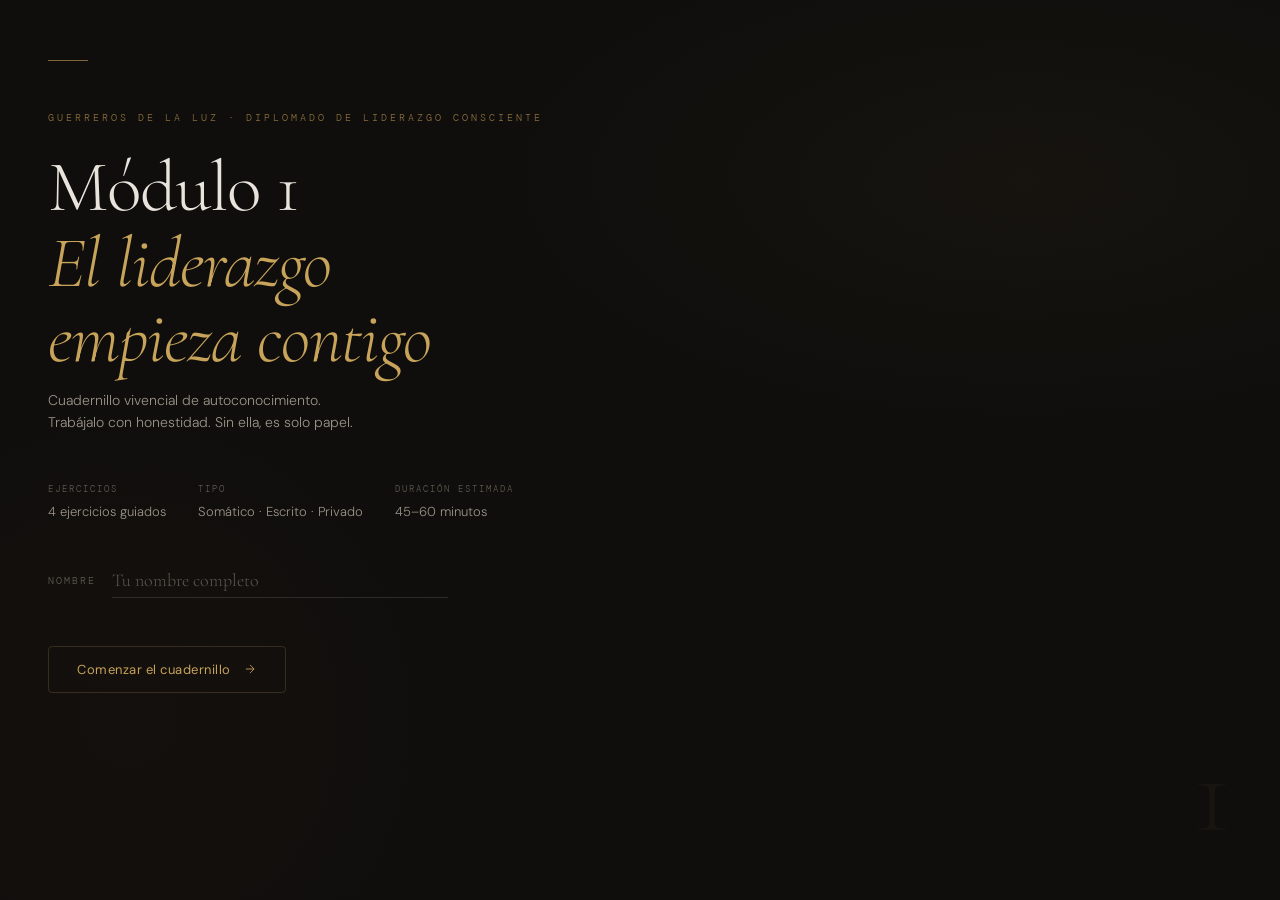
<file: public/universidad/dpl-2026/cuadernillos/M1.html>
<!DOCTYPE html>
<html lang="es">
<head>
<meta charset="UTF-8">
<meta name="viewport" content="width=device-width, initial-scale=1.0">
<title>Cuadernillo M1 · El liderazgo empieza contigo · Guerreros de la Luz</title>
<link rel="preconnect" href="https://fonts.googleapis.com">
<link href="https://fonts.googleapis.com/css2?family=Cormorant+Garamond:ital,wght@0,300;0,400;0,600;1,300;1,400&family=DM+Mono:wght@300;400&family=DM+Sans:wght@300;400;500&display=swap" rel="stylesheet">

<style>
*, *::before, *::after { box-sizing: border-box; margin: 0; padding: 0; }

:root {
  --bg: #0F0E0C;
  --bg2: #161512;
  --bg3: #1D1B17;
  --bg4: #242219;
  --gold: #C8A45A;
  --gold-dim: #8A6E3A;
  --gold-faint: rgba(200,164,90,0.08);
  --gold-border: rgba(200,164,90,0.2);
  --text: #E8E4DC;
  --text-mid: #9A9488;
  --text-dim: #5C584F;
  --ember: #B84C2A;
  --sage: #4A6741;
  --border: rgba(255,255,255,0.07);
  --border-mid: rgba(255,255,255,0.12);
  --radius: 4px;
  --radius-lg: 8px;
}

html { scroll-behavior: smooth; }

body {
  background: var(--bg);
  color: var(--text);
  font-family: 'DM Sans', sans-serif;
  font-weight: 300;
  line-height: 1.7;
  min-height: 100vh;
}

/* ─── COVER ─── */
.cover {
  min-height: 100vh;
  display: flex;
  flex-direction: column;
  justify-content: space-between;
  padding: 60px 48px 48px;
  position: relative;
  overflow: hidden;
}
.cover::before {
  content: '';
  position: absolute;
  top: 0; left: 0; right: 0; bottom: 0;
  background:
    radial-gradient(ellipse 60% 40% at 80% 20%, rgba(200,164,90,0.04) 0%, transparent 70%),
    radial-gradient(ellipse 40% 60% at 10% 80%, rgba(184,76,42,0.03) 0%, transparent 70%);
  pointer-events: none;
}
.cover-rule {
  width: 40px;
  height: 1px;
  background: var(--gold);
  margin-bottom: 48px;
  opacity: 0.6;
}
.cover-eyebrow {
  font-family: 'DM Mono', monospace;
  font-size: 10px;
  letter-spacing: 3px;
  color: var(--gold-dim);
  text-transform: uppercase;
  margin-bottom: 24px;
}
.cover-title {
  font-family: 'Cormorant Garamond', serif;
  font-size: clamp(42px, 8vw, 72px);
  font-weight: 300;
  line-height: 1.05;
  color: var(--text);
  margin-bottom: 12px;
  letter-spacing: -1px;
}
.cover-title em {
  font-style: italic;
  color: var(--gold);
}
.cover-subtitle {
  font-size: 14px;
  color: var(--text-mid);
  font-weight: 300;
  max-width: 320px;
  line-height: 1.6;
  margin-bottom: 48px;
}
.cover-meta {
  display: flex;
  gap: 32px;
  flex-wrap: wrap;
}
.cover-meta-item {
  display: flex;
  flex-direction: column;
  gap: 4px;
}
.cover-meta-label {
  font-family: 'DM Mono', monospace;
  font-size: 9px;
  letter-spacing: 2px;
  text-transform: uppercase;
  color: var(--text-dim);
}
.cover-meta-value {
  font-size: 13px;
  color: var(--text-mid);
}

.name-field-cover {
  margin-top: 40px;
  display: flex;
  align-items: center;
  gap: 16px;
  max-width: 400px;
}
.name-field-cover label {
  font-family: 'DM Mono', monospace;
  font-size: 10px;
  letter-spacing: 2px;
  text-transform: uppercase;
  color: var(--text-dim);
  white-space: nowrap;
}
.name-field-cover input {
  background: transparent;
  border: none;
  border-bottom: 1px solid var(--border-mid);
  color: var(--text);
  font-family: 'Cormorant Garamond', serif;
  font-size: 18px;
  font-weight: 300;
  padding: 6px 0;
  flex: 1;
  outline: none;
  transition: border-color 0.3s;
}
.name-field-cover input:focus {
  border-bottom-color: var(--gold);
}
.name-field-cover input::placeholder { color: var(--text-dim); }

.cover-cta {
  display: inline-flex;
  align-items: center;
  gap: 12px;
  margin-top: 48px;
  padding: 14px 28px;
  background: transparent;
  border: 1px solid var(--gold-border);
  color: var(--gold);
  font-family: 'DM Sans', sans-serif;
  font-size: 13px;
  font-weight: 400;
  cursor: pointer;
  border-radius: var(--radius);
  transition: all 0.3s;
  letter-spacing: 0.5px;
  text-decoration: none;
}
.cover-cta:hover {
  background: var(--gold-faint);
  border-color: var(--gold);
}
.cover-cta svg { width: 14px; height: 14px; }

.cover-number {
  position: absolute;
  right: 48px;
  bottom: 48px;
  font-family: 'Cormorant Garamond', serif;
  font-size: 120px;
  font-weight: 300;
  color: rgba(200,164,90,0.05);
  line-height: 1;
  user-select: none;
  pointer-events: none;
}

/* ─── MAIN LAYOUT ─── */
.main { display: none; }
.main.visible { display: block; }

/* ─── PROGRESS BAR ─── */
.progress-wrap {
  position: sticky;
  top: 0;
  z-index: 100;
  background: var(--bg);
  border-bottom: 1px solid var(--border);
  padding: 12px 48px;
  display: flex;
  align-items: center;
  gap: 20px;
}
.progress-label {
  font-family: 'DM Mono', monospace;
  font-size: 10px;
  letter-spacing: 2px;
  text-transform: uppercase;
  color: var(--text-dim);
  white-space: nowrap;
}
.progress-track {
  flex: 1;
  height: 1px;
  background: var(--border);
  position: relative;
}
.progress-fill {
  position: absolute;
  left: 0; top: 0; height: 100%;
  background: var(--gold);
  transition: width 0.5s ease;
}
.progress-pct {
  font-family: 'DM Mono', monospace;
  font-size: 10px;
  color: var(--gold-dim);
  white-space: nowrap;
}

/* ─── SECTION ─── */
.section {
  max-width: 680px;
  margin: 0 auto;
  padding: 72px 48px;
  border-bottom: 1px solid var(--border);
  opacity: 0;
  transform: translateY(20px);
  transition: opacity 0.6s ease, transform 0.6s ease;
}
.section.revealed {
  opacity: 1;
  transform: translateY(0);
}

.section-id {
  display: flex;
  align-items: center;
  gap: 16px;
  margin-bottom: 32px;
}
.section-num {
  font-family: 'DM Mono', monospace;
  font-size: 10px;
  letter-spacing: 2px;
  color: var(--text-dim);
}
.section-line {
  height: 1px;
  flex: 1;
  background: var(--border);
}
.section-tag {
  font-family: 'DM Mono', monospace;
  font-size: 9px;
  letter-spacing: 2px;
  text-transform: uppercase;
  padding: 3px 10px;
  border-radius: 20px;
}
.tag-somatico { color: #5A8DD4; border: 1px solid rgba(90,141,212,0.3); }
.tag-escrito  { color: #4A9E6A; border: 1px solid rgba(74,158,106,0.3); }
.tag-privado  { color: #9A6AC8; border: 1px solid rgba(154,106,200,0.3); }

.section-title {
  font-family: 'Cormorant Garamond', serif;
  font-size: 36px;
  font-weight: 300;
  line-height: 1.1;
  color: var(--text);
  margin-bottom: 6px;
}
.section-title em { font-style: italic; color: var(--gold); }

.section-premise {
  font-size: 13px;
  color: var(--text-dim);
  font-family: 'DM Mono', monospace;
  letter-spacing: 1px;
  margin-bottom: 24px;
}

.section-intro {
  font-size: 15px;
  color: var(--text-mid);
  line-height: 1.75;
  margin-bottom: 40px;
  padding-left: 20px;
  border-left: 2px solid var(--gold-border);
}

/* ─── QUESTION BLOCK ─── */
.q-block {
  margin-bottom: 36px;
}
.q-number {
  font-family: 'DM Mono', monospace;
  font-size: 9px;
  letter-spacing: 2px;
  color: var(--text-dim);
  text-transform: uppercase;
  margin-bottom: 8px;
}
.q-text {
  font-size: 16px;
  color: var(--text);
  line-height: 1.55;
  margin-bottom: 14px;
  font-weight: 300;
}
.q-hint {
  font-size: 12px;
  color: var(--text-dim);
  line-height: 1.6;
  margin-bottom: 12px;
  font-style: italic;
}

textarea {
  width: 100%;
  min-height: 90px;
  background: var(--bg2);
  border: 1px solid var(--border);
  border-radius: var(--radius);
  color: var(--text);
  font-family: 'DM Sans', sans-serif;
  font-size: 14px;
  font-weight: 300;
  line-height: 1.7;
  padding: 14px 16px;
  resize: vertical;
  outline: none;
  transition: border-color 0.3s, background 0.3s;
}
textarea:focus {
  border-color: var(--gold-dim);
  background: var(--bg3);
}
textarea::placeholder { color: var(--text-dim); font-style: italic; }

/* ─── BODY MAP ─── */
.body-map {
  display: flex;
  gap: 20px;
  align-items: flex-start;
  margin-bottom: 36px;
  flex-wrap: wrap;
}
.body-figure {
  flex-shrink: 0;
  width: 90px;
}
.body-figure svg {
  width: 100%;
  height: auto;
  opacity: 0.4;
}
.body-zones {
  flex: 1;
  min-width: 200px;
}
.body-zones-title {
  font-size: 12px;
  color: var(--text-dim);
  margin-bottom: 12px;
  font-family: 'DM Mono', monospace;
  letter-spacing: 1px;
  text-transform: uppercase;
}
.zone-grid {
  display: grid;
  grid-template-columns: 1fr 1fr;
  gap: 8px;
  margin-bottom: 16px;
}
.zone-btn {
  background: var(--bg2);
  border: 1px solid var(--border);
  color: var(--text-mid);
  font-family: 'DM Sans', sans-serif;
  font-size: 13px;
  font-weight: 300;
  padding: 9px 12px;
  border-radius: var(--radius);
  cursor: pointer;
  transition: all 0.2s;
  text-align: left;
}
.zone-btn:hover { border-color: var(--border-mid); color: var(--text); }
.zone-btn.sel {
  background: var(--gold-faint);
  border-color: var(--gold-border);
  color: var(--gold);
}

.sensation-grid {
  display: flex;
  flex-wrap: wrap;
  gap: 8px;
  margin-bottom: 12px;
}
.sensation-chip {
  background: var(--bg2);
  border: 1px solid var(--border);
  color: var(--text-mid);
  font-size: 12px;
  font-weight: 300;
  padding: 5px 12px;
  border-radius: 20px;
  cursor: pointer;
  transition: all 0.2s;
}
.sensation-chip:hover { border-color: var(--border-mid); color: var(--text); }
.sensation-chip.sel {
  background: var(--gold-faint);
  border-color: var(--gold-border);
  color: var(--gold);
}

/* ─── MIRROR (Excusa/Verdad) ─── */
.mirror-block {
  display: grid;
  grid-template-columns: 1fr 1fr;
  gap: 12px;
  margin-bottom: 24px;
}
.mirror-side {
  background: var(--bg2);
  border: 1px solid var(--border);
  border-radius: var(--radius-lg);
  padding: 16px;
}
.mirror-label {
  font-family: 'DM Mono', monospace;
  font-size: 9px;
  letter-spacing: 2px;
  text-transform: uppercase;
  margin-bottom: 10px;
}
.mirror-label.excusa { color: var(--text-dim); }
.mirror-label.verdad { color: var(--gold-dim); }
.mirror-side textarea {
  border: none;
  background: transparent;
  padding: 0;
  min-height: 70px;
  font-size: 13px;
}
.mirror-side textarea:focus { background: transparent; border: none; }

/* ─── COST METER ─── */
.cost-block {
  background: var(--bg2);
  border: 1px solid var(--border);
  border-radius: var(--radius-lg);
  padding: 20px 24px;
  margin-bottom: 24px;
}
.cost-title {
  font-size: 12px;
  color: var(--text-dim);
  font-family: 'DM Mono', monospace;
  letter-spacing: 1px;
  text-transform: uppercase;
  margin-bottom: 16px;
}
.cost-areas {
  display: grid;
  grid-template-columns: 1fr 1fr;
  gap: 12px;
}
.cost-area {
  display: flex;
  flex-direction: column;
  gap: 8px;
}
.cost-area-label {
  font-size: 11px;
  color: var(--text-dim);
}
.cost-slider {
  -webkit-appearance: none;
  appearance: none;
  width: 100%;
  height: 2px;
  background: var(--border-mid);
  outline: none;
  border-radius: 1px;
}
.cost-slider::-webkit-slider-thumb {
  -webkit-appearance: none;
  appearance: none;
  width: 14px; height: 14px;
  border-radius: 50%;
  background: var(--ember);
  cursor: pointer;
  transition: transform 0.2s;
}
.cost-slider::-webkit-slider-thumb:hover { transform: scale(1.3); }
.cost-value {
  font-family: 'DM Mono', monospace;
  font-size: 11px;
  color: var(--ember);
  text-align: right;
}

/* ─── PRIVATE BADGE ─── */
.private-badge {
  display: inline-flex;
  align-items: center;
  gap: 8px;
  background: rgba(154,106,200,0.08);
  border: 1px solid rgba(154,106,200,0.2);
  color: #9A6AC8;
  font-size: 11px;
  font-family: 'DM Mono', monospace;
  letter-spacing: 1px;
  padding: 6px 14px;
  border-radius: 20px;
  margin-bottom: 20px;
}
.private-badge svg { width: 12px; height: 12px; }

/* ─── PRESENCE TIMER ─── */
.timer-block {
  background: var(--bg2);
  border: 1px solid var(--border);
  border-radius: var(--radius-lg);
  padding: 24px;
  margin-bottom: 24px;
  text-align: center;
}
.timer-display {
  font-family: 'Cormorant Garamond', serif;
  font-size: 56px;
  font-weight: 300;
  color: var(--text);
  line-height: 1;
  margin-bottom: 8px;
  transition: color 0.5s;
}
.timer-display.running { color: var(--gold); }
.timer-display.done { color: var(--sage); }
.timer-label {
  font-size: 11px;
  color: var(--text-dim);
  font-family: 'DM Mono', monospace;
  letter-spacing: 2px;
  text-transform: uppercase;
  margin-bottom: 20px;
}
.timer-btn {
  background: transparent;
  border: 1px solid var(--gold-border);
  color: var(--gold);
  font-family: 'DM Sans', sans-serif;
  font-size: 13px;
  padding: 10px 28px;
  border-radius: var(--radius);
  cursor: pointer;
  transition: all 0.3s;
}
.timer-btn:hover { background: var(--gold-faint); }
.timer-btn:disabled { opacity: 0.3; cursor: default; }
.timer-note {
  font-size: 12px;
  color: var(--text-dim);
  margin-top: 14px;
  line-height: 1.6;
  font-style: italic;
}

/* ─── ACTION ─── */
.action-declaration {
  background: var(--bg3);
  border: 1px solid var(--gold-border);
  border-radius: var(--radius-lg);
  padding: 24px;
  margin-bottom: 24px;
  position: relative;
}
.action-declaration::before {
  content: '"';
  font-family: 'Cormorant Garamond', serif;
  font-size: 80px;
  color: var(--gold);
  opacity: 0.15;
  position: absolute;
  top: -8px; left: 16px;
  line-height: 1;
}
.action-declaration textarea {
  background: transparent;
  border: none;
  min-height: 50px;
  font-size: 16px;
  font-family: 'Cormorant Garamond', serif;
  font-weight: 300;
  font-style: italic;
  color: var(--text);
}
.action-declaration textarea:focus { background: transparent; border: none; }

/* ─── SECTION COMPLETE ─── */
.section-complete {
  display: none;
  align-items: center;
  gap: 12px;
  padding: 14px 18px;
  background: rgba(74,103,65,0.1);
  border: 1px solid rgba(74,103,65,0.25);
  border-radius: var(--radius);
  margin-top: 32px;
}
.section-complete.visible { display: flex; }
.section-complete-icon {
  width: 18px; height: 18px;
  border-radius: 50%;
  background: var(--sage);
  display: flex; align-items: center; justify-content: center;
  flex-shrink: 0;
}
.section-complete-text {
  font-size: 13px;
  color: var(--sage);
}

/* ─── NAV BETWEEN SECTIONS ─── */
.section-nav {
  display: flex;
  justify-content: flex-end;
  margin-top: 32px;
}
.nav-btn {
  display: inline-flex;
  align-items: center;
  gap: 10px;
  padding: 12px 24px;
  background: transparent;
  border: 1px solid var(--border-mid);
  color: var(--text-mid);
  font-family: 'DM Sans', sans-serif;
  font-size: 13px;
  cursor: pointer;
  border-radius: var(--radius);
  transition: all 0.3s;
}
.nav-btn:hover {
  border-color: var(--gold-border);
  color: var(--gold);
}
.nav-btn svg { width: 14px; height: 14px; }

/* ─── CIERRE ─── */
.cierre {
  max-width: 680px;
  margin: 0 auto;
  padding: 72px 48px 100px;
  text-align: center;
}
.cierre-symbol {
  font-family: 'Cormorant Garamond', serif;
  font-size: 48px;
  color: var(--gold);
  opacity: 0.5;
  margin-bottom: 24px;
  line-height: 1;
}
.cierre-title {
  font-family: 'Cormorant Garamond', serif;
  font-size: 28px;
  font-weight: 300;
  color: var(--text);
  margin-bottom: 16px;
}
.cierre-body {
  font-size: 14px;
  color: var(--text-mid);
  line-height: 1.8;
  max-width: 440px;
  margin: 0 auto 40px;
}

.summary-card {
  background: var(--bg2);
  border: 1px solid var(--border);
  border-radius: var(--radius-lg);
  padding: 24px;
  text-align: left;
  margin-bottom: 24px;
}
.summary-section {
  margin-bottom: 20px;
}
.summary-section:last-child { margin-bottom: 0; }
.summary-section-title {
  font-family: 'DM Mono', monospace;
  font-size: 9px;
  letter-spacing: 2px;
  text-transform: uppercase;
  color: var(--gold-dim);
  margin-bottom: 8px;
}
.summary-section-body {
  font-size: 13px;
  color: var(--text-mid);
  line-height: 1.7;
}

.btn-group {
  display: flex;
  gap: 12px;
  justify-content: center;
  flex-wrap: wrap;
}
.btn-primary {
  display: inline-flex;
  align-items: center;
  gap: 10px;
  padding: 13px 28px;
  background: var(--gold-faint);
  border: 1px solid var(--gold-border);
  color: var(--gold);
  font-family: 'DM Sans', sans-serif;
  font-size: 13px;
  cursor: pointer;
  border-radius: var(--radius);
  transition: all 0.3s;
}
.btn-primary:hover { background: rgba(200,164,90,0.15); }
.btn-secondary {
  display: inline-flex;
  align-items: center;
  gap: 10px;
  padding: 13px 28px;
  background: transparent;
  border: 1px solid var(--border-mid);
  color: var(--text-mid);
  font-family: 'DM Sans', sans-serif;
  font-size: 13px;
  cursor: pointer;
  border-radius: var(--radius);
  transition: all 0.3s;
}
.btn-secondary:hover { border-color: var(--border-mid); color: var(--text); }

/* ─── DIVIDER ─── */
.divider {
  display: flex;
  align-items: center;
  gap: 16px;
  margin: 32px 0;
}
.divider-line { flex: 1; height: 1px; background: var(--border); }
.divider-mark {
  font-family: 'Cormorant Garamond', serif;
  font-size: 18px;
  color: var(--text-dim);
}

/* ─── PRINT ─── */
@media print {
  body { background: #fff; color: #1a1a1a; }
  .progress-wrap, .cover-cta, .nav-btn, .timer-btn, .btn-group { display: none !important; }
  .cover { min-height: auto; padding: 40px; page-break-after: always; }
  .section { opacity: 1 !important; transform: none !important; border-bottom: 1px solid #ddd; }
  textarea { border: 1px solid #ccc; min-height: 80px; color: #1a1a1a; background: #fafafa; }
  .section-title { color: #1a1a1a; }
  .section-intro { color: #444; border-left-color: #C8A45A; }
  .q-text { color: #1a1a1a; }
  .q-hint { color: #666; }
  .body-figure svg { opacity: 0.6; }
  .zone-btn, .sensation-chip { border: 1px solid #ccc; color: #444; }
  .zone-btn.sel, .sensation-chip.sel { background: #fef9ee; border-color: #C8A45A; color: #8A6E3A; }
  .mirror-side { background: #fafafa; border: 1px solid #e0e0e0; }
  .cost-block, .action-declaration, .summary-card { background: #fafafa; border: 1px solid #e0e0e0; }
  .timer-block { display: none; }
}

/* ─── RESPONSIVE ─── */
@media (max-width: 600px) {
  .cover { padding: 40px 24px 36px; }
  .section { padding: 48px 24px; }
  .progress-wrap { padding: 10px 24px; }
  .mirror-block { grid-template-columns: 1fr; }
  .cost-areas { grid-template-columns: 1fr; }
  .cierre { padding: 48px 24px 72px; }
  .cover-number { font-size: 80px; right: 24px; bottom: 36px; }
}
</style>
</head>
<body>

<!-- ═══════════════════ COVER ═══════════════════ -->
<section class="cover" id="cover">
  <div>
    <div class="cover-rule"></div>
    <div class="cover-eyebrow">Guerreros de la Luz · Diplomado de Liderazgo Consciente</div>
    <h1 class="cover-title">Módulo 1<br><em>El liderazgo<br>empieza contigo</em></h1>
    <p class="cover-subtitle">Cuadernillo vivencial de autoconocimiento. Trabájalo con honestidad. Sin ella, es solo papel.</p>

    <div class="cover-meta">
      <div class="cover-meta-item">
        <span class="cover-meta-label">Ejercicios</span>
        <span class="cover-meta-value">4 ejercicios guiados</span>
      </div>
      <div class="cover-meta-item">
        <span class="cover-meta-label">Tipo</span>
        <span class="cover-meta-value">Somático · Escrito · Privado</span>
      </div>
      <div class="cover-meta-item">
        <span class="cover-meta-label">Duración estimada</span>
        <span class="cover-meta-value">45–60 minutos</span>
      </div>
    </div>

    <div class="name-field-cover">
      <label for="nombre-alumno">Nombre</label>
      <input type="text" id="nombre-alumno" placeholder="Tu nombre completo" autocomplete="name">
    </div>

    <button class="cover-cta" onclick="iniciar()">
      Comenzar el cuadernillo
      <svg viewBox="0 0 24 24" fill="none" stroke="currentColor" stroke-width="1.5"><path d="M5 12h14M12 5l7 7-7 7"/></svg>
    </button>
  </div>

  <div class="cover-number">1</div>
</section>

<!-- ═══════════════════ MAIN ═══════════════════ -->
<div class="main" id="main">

  <!-- PROGRESS -->
  <div class="progress-wrap">
    <span class="progress-label">Progreso</span>
    <div class="progress-track">
      <div class="progress-fill" id="progress-fill" style="width:0%"></div>
    </div>
    <span class="progress-pct" id="progress-pct">0%</span>
  </div>

  <!-- ─── EJERCICIO 1: EL MAPA TÉRMICO ─── -->
  <section class="section" id="sec-1">
    <div class="section-id">
      <span class="section-num">01</span>
      <div class="section-line"></div>
      <span class="section-tag tag-somatico">Somático</span>
    </div>

    <h2 class="section-title">El <em>Mapa<br>Térmico</em></h2>
    <p class="section-premise">Tu cuerpo reacciona antes que tu mente lo decide.</p>

    <p class="section-intro">
      Piensa en la última vez que reaccionaste de una forma que después lamentaste. Una respuesta dura, un silencio cargado, una evasión. No analices la situación todavía. Cierra los ojos 30 segundos y vuelve a ese momento — solo con tu cuerpo.
    </p>

    <div class="q-block">
      <div class="q-number">Pregunta 1 de 5</div>
      <p class="q-text">¿En qué situación concreta reaccionaste de una forma que después lamentaste?</p>
      <p class="q-hint">Descríbela brevemente, sin justificarla todavía. Solo los hechos.</p>
      <textarea id="t1-q1" placeholder="La situación fue..." oninput="saveAndUpdate()"></textarea>
    </div>

    <div class="body-map">
      <div class="body-figure">
        <svg viewBox="0 0 90 200" xmlns="http://www.w3.org/2000/svg">
          <ellipse cx="45" cy="20" rx="16" ry="18" fill="none" stroke="#C8A45A" stroke-width="1"/>
          <line x1="45" y1="38" x2="45" y2="120" stroke="#C8A45A" stroke-width="1"/>
          <line x1="45" y1="50" x2="15" y2="85" stroke="#C8A45A" stroke-width="1"/>
          <line x1="45" y1="50" x2="75" y2="85" stroke="#C8A45A" stroke-width="1"/>
          <line x1="45" y1="120" x2="28" y2="175" stroke="#C8A45A" stroke-width="1"/>
          <line x1="45" y1="120" x2="62" y2="175" stroke="#C8A45A" stroke-width="1"/>
          <text x="45" y="108" text-anchor="middle" font-family="DM Mono" font-size="6" fill="#C8A45A" opacity="0.5">pecho</text>
          <text x="45" y="68" text-anchor="middle" font-family="DM Mono" font-size="6" fill="#C8A45A" opacity="0.5">garganta</text>
          <text x="45" y="145" text-anchor="middle" font-family="DM Mono" font-size="6" fill="#C8A45A" opacity="0.5">estómago</text>
        </svg>
      </div>
      <div class="body-zones">
        <div class="body-zones-title">¿Dónde lo sentiste?</div>
        <div class="zone-grid">
          <button class="zone-btn" data-group="zona" data-val="garganta" onclick="toggleSelect(this)">Garganta</button>
          <button class="zone-btn" data-group="zona" data-val="pecho" onclick="toggleSelect(this)">Pecho</button>
          <button class="zone-btn" data-group="zona" data-val="estomago" onclick="toggleSelect(this)">Estómago</button>
          <button class="zone-btn" data-group="zona" data-val="mandibula" onclick="toggleSelect(this)">Mandíbula</button>
          <button class="zone-btn" data-group="zona" data-val="espalda" onclick="toggleSelect(this)">Espalda</button>
          <button class="zone-btn" data-group="zona" data-val="otro" onclick="toggleSelect(this)">Otro lugar</button>
        </div>
        <div class="body-zones-title">¿Cómo se sintió?</div>
        <div class="sensation-grid">
          <button class="sensation-chip" data-group="sensacion" data-val="calor" onclick="toggleSelect(this)">Calor</button>
          <button class="sensation-chip" data-group="sensacion" data-val="tension" onclick="toggleSelect(this)">Tensión</button>
          <button class="sensation-chip" data-group="sensacion" data-val="contraccion" onclick="toggleSelect(this)">Contracción</button>
          <button class="sensation-chip" data-group="sensacion" data-val="vacio" onclick="toggleSelect(this)">Vacío</button>
          <button class="sensation-chip" data-group="sensacion" data-val="aceleracion" onclick="toggleSelect(this)">Aceleración</button>
          <button class="sensation-chip" data-group="sensacion" data-val="nausea" onclick="toggleSelect(this)">Náusea</button>
          <button class="sensation-chip" data-group="sensacion" data-val="pesadez" onclick="toggleSelect(this)">Pesadez</button>
          <button class="sensation-chip" data-group="sensacion" data-val="hormigueo" onclick="toggleSelect(this)">Hormigueo</button>
        </div>
      </div>
    </div>

    <div class="q-block">
      <div class="q-number">Pregunta 3 de 5</div>
      <p class="q-text">¿Esa sensación apareció antes de que dijeras o hicieras algo?</p>
      <p class="q-hint">Intenta ser preciso. ¿Milisegundos antes? ¿Un segundo? ¿Ya mientras actuabas?</p>
      <textarea id="t1-q3" placeholder="La sensación apareció cuando..." oninput="saveAndUpdate()"></textarea>
    </div>

    <div class="q-block">
      <div class="q-number">Pregunta 4 de 5</div>
      <p class="q-text">¿Qué te estaba intentando decir esa sensación que no escuchaste?</p>
      <p class="q-hint">Sin autocastigo. Solo observación.</p>
      <textarea id="t1-q4" placeholder="Creo que me estaba diciendo..." oninput="saveAndUpdate()"></textarea>
    </div>

    <div class="q-block">
      <div class="q-number">Pregunta 5 de 5</div>
      <p class="q-text">Si hubieras pausado 3 segundos antes de reaccionar, ¿qué habrías elegido diferente?</p>
      <textarea id="t1-q5" placeholder="Habría elegido..." oninput="saveAndUpdate()"></textarea>
    </div>

    <div class="section-complete" id="complete-1">
      <div class="section-complete-icon">
        <svg width="10" height="8" viewBox="0 0 10 8" fill="none"><path d="M1 4l3 3 5-6" stroke="white" stroke-width="1.5" stroke-linecap="round" stroke-linejoin="round"/></svg>
      </div>
      <span class="section-complete-text">Ejercicio 1 completado — buen trabajo siendo honesto contigo.</span>
    </div>

    <div class="section-nav">
      <button class="nav-btn" onclick="scrollToSection('sec-2')">
        Siguiente ejercicio
        <svg viewBox="0 0 24 24" fill="none" stroke="currentColor" stroke-width="1.5"><path d="M5 12h14M12 5l7 7-7 7"/></svg>
      </button>
    </div>
  </section>

  <!-- ─── EJERCICIO 2: LA EXCUSA CON CORBATA ─── -->
  <section class="section" id="sec-2">
    <div class="section-id">
      <span class="section-num">02</span>
      <div class="section-line"></div>
      <span class="section-tag tag-escrito">Escrito</span>
    </div>

    <h2 class="section-title">La Excusa<br>con <em>Corbata</em></h2>
    <p class="section-premise">Una justificación que suena responsable pero evita la acción.</p>

    <p class="section-intro">
      "No puedo porque tengo mucho servicio." "No es el momento correcto." "Cuando las condiciones sean mejores." Estas excusas no suenan a pretexto — suenan a razón adulta. Eso las hace más peligrosas. Identifica la tuya.
    </p>

    <div class="q-block">
      <div class="q-number">Pregunta 1 de 4</div>
      <p class="q-text">¿Qué es lo que llevas tiempo diciendo que harías — y no has hecho?</p>
      <p class="q-hint">Puede ser en tu liderazgo, en tus relaciones, en tu crecimiento personal, en tu cuerpo.</p>
      <textarea id="t2-q1" placeholder="Llevo tiempo diciendo que voy a..." oninput="saveAndUpdate()"></textarea>
    </div>

    <div class="divider">
      <div class="divider-line"></div>
      <span class="divider-mark">⊙</span>
      <div class="divider-line"></div>
    </div>

    <div class="q-block">
      <div class="q-number">Pregunta 2 de 4</div>
      <p class="q-text">Escribe la excusa que usas. Ahora escribe la verdad debajo de ella.</p>
      <p class="q-hint">La excusa suena razonable. La verdad, a veces, duele.</p>
    </div>

    <div class="mirror-block">
      <div class="mirror-side">
        <div class="mirror-label excusa">La excusa</div>
        <textarea id="t2-excusa" placeholder="No lo he hecho porque..." oninput="saveAndUpdate()"></textarea>
      </div>
      <div class="mirror-side">
        <div class="mirror-label verdad">La verdad</div>
        <textarea id="t2-verdad" placeholder="En realidad, la verdad es que..." oninput="saveAndUpdate()"></textarea>
      </div>
    </div>

    <div class="q-block">
      <div class="q-number">Pregunta 3 de 4</div>
      <p class="q-text">¿Cuál es el costo real de seguir usando esa excusa?</p>
      <p class="q-hint">Pon un número del 1 al 10 en cada área de tu vida. 10 = costo devastador.</p>
    </div>

    <div class="cost-block">
      <div class="cost-title">Costo por área</div>
      <div class="cost-areas">
        <div class="cost-area">
          <span class="cost-area-label">Mi liderazgo</span>
          <input type="range" class="cost-slider" min="1" max="10" value="5" oninput="updateCost(this,'cost-liderazgo')">
          <span class="cost-value" id="cost-liderazgo">5/10</span>
        </div>
        <div class="cost-area">
          <span class="cost-area-label">Mis relaciones</span>
          <input type="range" class="cost-slider" min="1" max="10" value="5" oninput="updateCost(this,'cost-relaciones')">
          <span class="cost-value" id="cost-relaciones">5/10</span>
        </div>
        <div class="cost-area">
          <span class="cost-area-label">Mi crecimiento</span>
          <input type="range" class="cost-slider" min="1" max="10" value="5" oninput="updateCost(this,'cost-crecimiento')">
          <span class="cost-value" id="cost-crecimiento">5/10</span>
        </div>
        <div class="cost-area">
          <span class="cost-area-label">Mi integridad</span>
          <input type="range" class="cost-slider" min="1" max="10" value="5" oninput="updateCost(this,'cost-integridad')">
          <span class="cost-value" id="cost-integridad">5/10</span>
        </div>
      </div>
    </div>

    <div class="q-block">
      <div class="q-number">Pregunta 4 de 4</div>
      <p class="q-text">Una sola acción concreta que puedes hacer esta semana — sin esperar condiciones perfectas.</p>
      <p class="q-hint">Debe ser específica, pequeña y posible. "Mejorar mi vida" no es una acción. "Escribirle un mensaje a X el martes" sí lo es.</p>
    </div>
    <div class="action-declaration">
      <textarea id="t2-accion" placeholder="Esta semana voy a hacer específicamente..." oninput="saveAndUpdate()"></textarea>
    </div>

    <div class="section-complete" id="complete-2">
      <div class="section-complete-icon">
        <svg width="10" height="8" viewBox="0 0 10 8" fill="none"><path d="M1 4l3 3 5-6" stroke="white" stroke-width="1.5" stroke-linecap="round" stroke-linejoin="round"/></svg>
      </div>
      <span class="section-complete-text">Ejercicio 2 completado — nombraste la excusa. Eso ya es acto de responsabilidad.</span>
    </div>

    <div class="section-nav">
      <button class="nav-btn" onclick="scrollToSection('sec-3')">
        Siguiente ejercicio
        <svg viewBox="0 0 24 24" fill="none" stroke="currentColor" stroke-width="1.5"><path d="M5 12h14M12 5l7 7-7 7"/></svg>
      </button>
    </div>
  </section>

  <!-- ─── EJERCICIO 3: LA VERDAD SIN ESCUDO ─── -->
  <section class="section" id="sec-3">
    <div class="section-id">
      <span class="section-num">03</span>
      <div class="section-line"></div>
      <span class="section-tag tag-privado">Solo tuyo</span>
    </div>

    <h2 class="section-title">La Verdad<br>sin <em>Escudo</em></h2>
    <p class="section-premise">Este ejercicio no se manda. Es tuyo.</p>

    <div class="private-badge">
      <svg viewBox="0 0 24 24" fill="none" stroke="currentColor" stroke-width="1.5"><rect x="3" y="11" width="18" height="11" rx="2"/><path d="M7 11V7a5 5 0 0110 0v4"/></svg>
      Guardado solo en este dispositivo — nadie más lo lee
    </div>

    <p class="section-intro">
      Se trata de escribir algo que sabes de ti mismo y que no has dicho en voz alta — ni en tribuna, ni en terapia, ni aquí. Nadie verá estas respuestas a menos que tú lo decidas. Ese es el único escenario donde la verdad sin escudo es posible.
    </p>

    <div class="q-block">
      <div class="q-number">Pregunta 1 de 4</div>
      <p class="q-text">¿Qué patrón tuyo has visto repetirse en diferentes grupos, relaciones o roles de liderazgo?</p>
      <p class="q-hint">No el de los demás. El tuyo. El que tú reconoces cuando eres honesto.</p>
      <textarea id="t3-q1" placeholder="El patrón que se repite en mí es..." oninput="saveAndUpdate()"></textarea>
    </div>

    <div class="q-block">
      <div class="q-number">Pregunta 2 de 4</div>
      <p class="q-text">¿Cuál es la historia que te cuentas sobre ese patrón para no tener que cambiarlo?</p>
      <p class="q-hint">La historia siempre tiene una justificación que suena razonable. A veces hasta tiene nombres y fechas.</p>
      <textarea id="t3-q2" placeholder="La historia que me cuento es que..." oninput="saveAndUpdate()"></textarea>
    </div>

    <div class="q-block">
      <div class="q-number">Pregunta 3 de 4</div>
      <p class="q-text">¿Qué pasaría si esa historia no fuera cierta?</p>
      <p class="q-hint">No tienes que responder que es falsa. Solo: ¿qué pasaría si lo fuera?</p>
      <textarea id="t3-q3" placeholder="Si esa historia no fuera cierta, entonces..." oninput="saveAndUpdate()"></textarea>
    </div>

    <div class="q-block">
      <div class="q-number">Pregunta 4 de 4</div>
      <p class="q-text">Escribe la versión más honesta de quién eres cuando nadie te ve.</p>
      <p class="q-hint">Sin adornos, sin el rol, sin el título. Solo tú.</p>
      <textarea id="t3-q4" style="min-height: 120px;" placeholder="Cuando nadie me ve, yo soy..." oninput="saveAndUpdate()"></textarea>
    </div>

    <div class="section-complete" id="complete-3">
      <div class="section-complete-icon">
        <svg width="10" height="8" viewBox="0 0 10 8" fill="none"><path d="M1 4l3 3 5-6" stroke="white" stroke-width="1.5" stroke-linecap="round" stroke-linejoin="round"/></svg>
      </div>
      <span class="section-complete-text">Ejercicio 3 completado — escribir la verdad sin escudo es el acto de valentía más silencioso.</span>
    </div>

    <div class="section-nav">
      <button class="nav-btn" onclick="scrollToSection('sec-4')">
        Último ejercicio
        <svg viewBox="0 0 24 24" fill="none" stroke="currentColor" stroke-width="1.5"><path d="M5 12h14M12 5l7 7-7 7"/></svg>
      </button>
    </div>
  </section>

  <!-- ─── EJERCICIO 4: PRINCIPIO DE PRESENCIA ─── -->
  <section class="section" id="sec-4">
    <div class="section-id">
      <span class="section-num">04</span>
      <div class="section-line"></div>
      <span class="section-tag tag-somatico">Somático</span>
    </div>

    <h2 class="section-title">El Principio<br>de <em>Presencia</em></h2>
    <p class="section-premise">Un minuto. No diez. No tienes que meditar — tienes que detenerte.</p>

    <p class="section-intro">
      La neurociencia confirma que la atención al presente disminuye la reactividad del sistema nervioso. Esto no es meditación de lujo — es tecnología de autorregulación. Cuando tu mente te lleve al futuro (¿y si...?) o al pasado (ya deberías...), este es el antídoto.
    </p>

    <div class="timer-block">
      <div class="timer-display" id="timer-display">1:00</div>
      <div class="timer-label" id="timer-label">Un minuto de presencia</div>
      <button class="timer-btn" id="timer-btn" onclick="startTimer()">Comenzar el minuto</button>
      <p class="timer-note">Cierra los ojos. Siente dónde está tu respiración. ¿Nariz? ¿Garganta? ¿Pecho? Cuando aparezca un pensamiento, obsérvalo como una nube. Pasa.</p>
    </div>

    <div class="q-block">
      <div class="q-number">Pregunta 1 de 4</div>
      <p class="q-text">¿Dónde estás realmente ahora mismo?</p>
      <p class="q-hint">No donde deberías estar. No donde querías estar. Donde estás.</p>
      <textarea id="t4-q1" placeholder="Ahora mismo estoy en..." oninput="saveAndUpdate()"></textarea>
    </div>

    <div class="q-block">
      <div class="q-number">Pregunta 2 de 4</div>
      <p class="q-text">¿Qué emoción está presente aunque estés intentando ignorarla?</p>
      <p class="q-hint">Si dices "ninguna", probablemente es la que más estás ignorando.</p>
      <textarea id="t4-q2" placeholder="La emoción que está presente es..." oninput="saveAndUpdate()"></textarea>
    </div>

    <div class="q-block">
      <div class="q-number">Pregunta 3 de 4</div>
      <p class="q-text">¿Qué pensamiento ha aparecido una y otra vez hoy?</p>
      <textarea id="t4-q3" placeholder="El pensamiento que regresa es..." oninput="saveAndUpdate()"></textarea>
    </div>

    <div class="q-block">
      <div class="q-number">Pregunta 4 de 4</div>
      <p class="q-text">¿Qué pequeña acción leal a tus valores puedes hacer en las próximas 2 horas?</p>
      <p class="q-hint">No mañana. No "cuando pueda". En las próximas 2 horas.</p>
    </div>
    <div class="action-declaration">
      <textarea id="t4-accion" placeholder="En las próximas 2 horas voy a..." oninput="saveAndUpdate()"></textarea>
    </div>

    <div class="section-complete" id="complete-4">
      <div class="section-complete-icon">
        <svg width="10" height="8" viewBox="0 0 10 8" fill="none"><path d="M1 4l3 3 5-6" stroke="white" stroke-width="1.5" stroke-linecap="round" stroke-linejoin="round"/></svg>
      </div>
      <span class="section-complete-text">Ejercicio 4 completado — cuatro ejercicios, cuatro verdades.</span>
    </div>

    <div class="section-nav">
      <button class="nav-btn" onclick="scrollToSection('sec-cierre')">
        Ver mi resumen
        <svg viewBox="0 0 24 24" fill="none" stroke="currentColor" stroke-width="1.5"><path d="M5 12h14M12 5l7 7-7 7"/></svg>
      </button>
    </div>
  </section>

  <!-- ─── CIERRE ─── -->
  <section class="cierre section" id="sec-cierre">
    <div class="cierre-symbol">◈</div>
    <h2 class="cierre-title">Cuadernillo completo</h2>
    <p class="cierre-body">
      Terminar esto no es un logro. Es el punto de partida. Lo que escribiste aquí vale cero si no va seguido de una acción concreta esta semana. Manda la foto del cuadernillo a la madrina — o este archivo — como evidencia de que lo hiciste.
    </p>

    <div class="summary-card" id="summary-card">
      <div class="summary-section">
        <div class="summary-section-title">Nombre</div>
        <div class="summary-section-body" id="s-nombre">—</div>
      </div>
      <div class="summary-section">
        <div class="summary-section-title">Mi Mapa Térmico — la señal que ignoré</div>
        <div class="summary-section-body" id="s-q1"></div>
      </div>
      <div class="summary-section">
        <div class="summary-section-title">La excusa con corbata</div>
        <div class="summary-section-body" id="s-excusa"></div>
      </div>
      <div class="summary-section">
        <div class="summary-section-title">La verdad detrás de la excusa</div>
        <div class="summary-section-body" id="s-verdad"></div>
      </div>
      <div class="summary-section">
        <div class="summary-section-title">Mi acción concreta esta semana</div>
        <div class="summary-section-body" id="s-accion"></div>
      </div>
      <div class="summary-section">
        <div class="summary-section-title">Práctica semanal del módulo</div>
        <div class="summary-section-body">Admitir un error diciendo únicamente <em>"me equivoqué"</em> — sin pero, sin embargo, sin contexto. Sostener el silencio después. Registrar en bitácora qué pasó en el cuerpo.</div>
      </div>
    </div>

    <div class="btn-group">
      <button class="btn-primary" onclick="window.print()">
        <svg width="14" height="14" viewBox="0 0 24 24" fill="none" stroke="currentColor" stroke-width="1.5"><path d="M6 9V2h12v7M6 18H4a2 2 0 01-2-2v-5a2 2 0 012-2h16a2 2 0 012 2v5a2 2 0 01-2 2h-2M6 14h12v8H6z"/></svg>
        Imprimir / Guardar PDF
      </button>
      <button class="btn-secondary" onclick="resetAll()">
        <svg width="14" height="14" viewBox="0 0 24 24" fill="none" stroke="currentColor" stroke-width="1.5"><path d="M3 12a9 9 0 109-9 9 9 0 00-9 9zM3 12h4M7 12L5 10M7 12L5 14"/></svg>
        Nuevo intento
      </button>
    </div>
  </section>

</div><!-- /main -->

<script>
// ── STATE ──────────────────────────────────────────
const KEY = 'gdl_m1_v1';
let timerInterval = null;
let timerSecs = 60;
let timerRunning = false;

// ── INIT ──────────────────────────────────────────
function iniciar() {
  const nombre = document.getElementById('nombre-alumno').value.trim();
  if (!nombre) {
    document.getElementById('nombre-alumno').focus();
    return;
  }
  document.getElementById('cover').style.display = 'none';
  const main = document.getElementById('main');
  main.classList.add('visible');
  loadSaved();
  revealSections();
  updateProgress();
}

// ── SAVE / LOAD ────────────────────────────────────
function getData() {
  const d = {};
  document.querySelectorAll('textarea[id]').forEach(t => d[t.id] = t.value);
  document.querySelectorAll('.zone-btn.sel, .sensation-chip.sel').forEach(b => {
    d['sel_' + b.dataset.val] = true;
  });
  d['nombre'] = document.getElementById('nombre-alumno').value;
  document.querySelectorAll('.cost-slider').forEach(s => {
    d['slider_' + s.closest('.cost-area').querySelector('.cost-area-label').textContent] = s.value;
  });
  return d;
}

function saveAndUpdate() {
  try { localStorage.setItem(KEY, JSON.stringify(getData())); } catch(e) {}
  updateProgress();
  updateSummary();
}

function loadSaved() {
  try {
    const saved = JSON.parse(localStorage.getItem(KEY) || '{}');
    Object.keys(saved).forEach(k => {
      const el = document.getElementById(k);
      if (el && el.tagName === 'TEXTAREA') el.value = saved[k];
    });
    if (saved.nombre) document.getElementById('nombre-alumno').value = saved.nombre;
  } catch(e) {}
}

// ── PROGRESS ───────────────────────────────────────
function updateProgress() {
  const all = document.querySelectorAll('textarea[id]');
  let filled = 0;
  all.forEach(t => { if (t.value.trim().length > 10) filled++; });
  const pct = Math.round((filled / all.length) * 100);
  document.getElementById('progress-fill').style.width = pct + '%';
  document.getElementById('progress-pct').textContent = pct + '%';

  // section completions
  checkSection(1, ['t1-q1','t1-q3','t1-q4','t1-q5']);
  checkSection(2, ['t2-q1','t2-excusa','t2-verdad','t2-accion']);
  checkSection(3, ['t3-q1','t3-q2','t3-q3','t3-q4']);
  checkSection(4, ['t4-q1','t4-q2','t4-q3','t4-accion']);
}

function checkSection(n, ids) {
  const done = ids.every(id => {
    const el = document.getElementById(id);
    return el && el.value.trim().length > 5;
  });
  const badge = document.getElementById('complete-' + n);
  if (badge) badge.classList.toggle('visible', done);
}

// ── SUMMARY ────────────────────────────────────────
function updateSummary() {
  const nombre = document.getElementById('nombre-alumno')?.value || '—';
  setText('s-nombre', nombre);
  setText('s-q1', document.getElementById('t1-q4')?.value || '—');
  setText('s-excusa', document.getElementById('t2-excusa')?.value || '—');
  setText('s-verdad', document.getElementById('t2-verdad')?.value || '—');
  const a1 = document.getElementById('t2-accion')?.value || '';
  const a2 = document.getElementById('t4-accion')?.value || '';
  setText('s-accion', [a1,a2].filter(Boolean).join(' · ') || '—');
}

function setText(id, val) {
  const el = document.getElementById(id);
  if (el) el.textContent = val;
}

// ── SELECT BUTTONS ─────────────────────────────────
function toggleSelect(btn) {
  btn.classList.toggle('sel');
  saveAndUpdate();
}

// ── COST SLIDERS ───────────────────────────────────
function updateCost(slider, labelId) {
  document.getElementById(labelId).textContent = slider.value + '/10';
  saveAndUpdate();
}

// ── TIMER ──────────────────────────────────────────
function startTimer() {
  if (timerRunning) return;
  timerRunning = true;
  timerSecs = 60;
  const display = document.getElementById('timer-display');
  const label = document.getElementById('timer-label');
  const btn = document.getElementById('timer-btn');
  display.classList.add('running');
  btn.disabled = true;
  label.textContent = 'Respira. Solo observa.';

  timerInterval = setInterval(() => {
    timerSecs--;
    const m = Math.floor(timerSecs / 60);
    const s = timerSecs % 60;
    display.textContent = m + ':' + String(s).padStart(2, '0');
    if (timerSecs <= 0) {
      clearInterval(timerInterval);
      timerRunning = false;
      display.classList.remove('running');
      display.classList.add('done');
      display.textContent = '✓';
      label.textContent = 'Minuto completado. Ahora responde.';
      btn.disabled = false;
      btn.textContent = 'Repetir';
    }
  }, 1000);
}

// ── REVEAL SECTIONS ────────────────────────────────
function revealSections() {
  const sections = document.querySelectorAll('.section');
  const observer = new IntersectionObserver((entries) => {
    entries.forEach(e => {
      if (e.isIntersecting) {
        e.target.classList.add('revealed');
        observer.unobserve(e.target);
      }
    });
  }, { threshold: 0.05 });
  sections.forEach(s => observer.observe(s));
  // Reveal first immediately
  setTimeout(() => sections[0]?.classList.add('revealed'), 100);
}

// ── SCROLL ─────────────────────────────────────────
function scrollToSection(id) {
  const el = document.getElementById(id);
  if (el) {
    el.classList.add('revealed');
    const top = el.getBoundingClientRect().top + window.scrollY - 80;
    window.scrollTo({ top, behavior: 'smooth' });
  }
}

// ── RESET ──────────────────────────────────────────
function resetAll() {
  if (!confirm('¿Borrar todas las respuestas y empezar de nuevo?')) return;
  try { localStorage.removeItem(KEY); } catch(e) {}
  document.querySelectorAll('textarea').forEach(t => t.value = '');
  document.querySelectorAll('.zone-btn, .sensation-chip').forEach(b => b.classList.remove('sel'));
  updateProgress();
  updateSummary();
  window.scrollTo({ top: 0, behavior: 'smooth' });
}

// ── AUTOSAVE on load ───────────────────────────────
window.addEventListener('beforeunload', saveAndUpdate);
</script>
<script src="../progreso.js" defer></script>
</body>
</html>
</file>
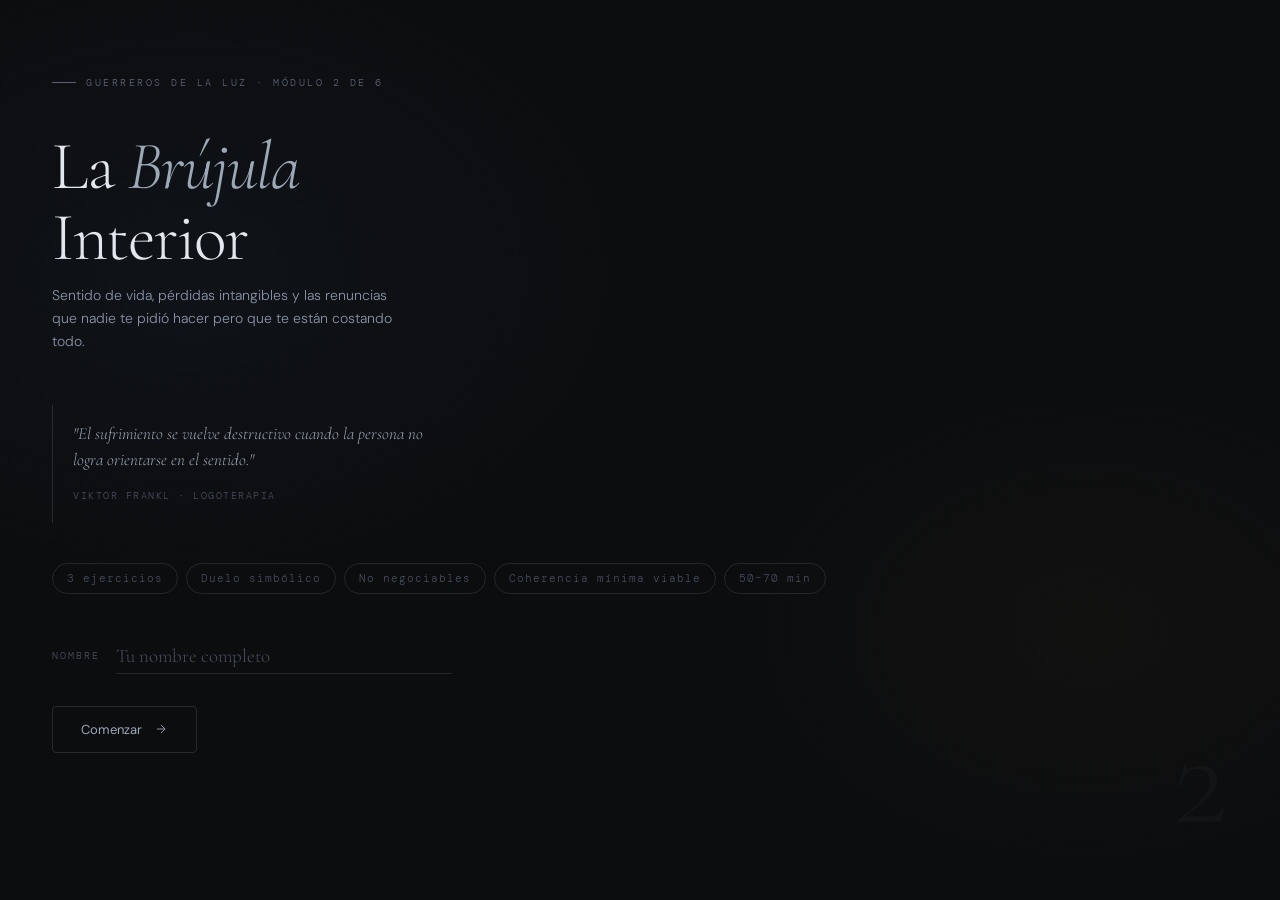
<file: public/universidad/dpl-2026/cuadernillos/M2.html>
<!DOCTYPE html>
<html lang="es">
<head>
<meta charset="UTF-8">
<meta name="viewport" content="width=device-width, initial-scale=1.0">
<title>Cuadernillo M2 · La Brújula Interior · Guerreros de la Luz</title>
<link rel="preconnect" href="https://fonts.googleapis.com">
<link href="https://fonts.googleapis.com/css2?family=Cormorant+Garamond:ital,wght@0,300;0,400;0,600;1,300;1,400;1,600&family=DM+Mono:wght@300;400&family=DM+Sans:wght@300;400;500&display=swap" rel="stylesheet">
<style>
*, *::before, *::after { box-sizing: border-box; margin: 0; padding: 0; }
:root {
  --bg:      #0C0D0F;
  --bg2:     #131418;
  --bg3:     #1A1C22;
  --bg4:     #22252E;
  --silver:  #9BA8B8;
  --silver-dim: #5A6478;
  --silver-faint: rgba(155,168,184,0.06);
  --silver-border: rgba(155,168,184,0.18);
  --text:    #E2E6ED;
  --text-mid:#8A95A8;
  --text-dim:#454D5E;
  --blue:    #4A7BAF;
  --blue-faint: rgba(74,123,175,0.08);
  --amber:   #B8923A;
  --amber-faint: rgba(184,146,58,0.08);
  --amber-border: rgba(184,146,58,0.22);
  --border:  rgba(255,255,255,0.06);
  --border-mid: rgba(255,255,255,0.1);
  --radius:  4px;
  --radius-lg: 10px;
}
html { scroll-behavior: smooth; }
body {
  background: var(--bg);
  color: var(--text);
  font-family: 'DM Sans', sans-serif;
  font-weight: 300;
  line-height: 1.7;
  min-height: 100vh;
}

/* ── COVER ── */
.cover {
  min-height: 100vh;
  display: grid;
  grid-template-rows: 1fr auto;
  padding: 64px 52px 52px;
  position: relative;
  overflow: hidden;
}
.cover::before {
  content: '';
  position: absolute; inset: 0;
  background:
    radial-gradient(ellipse 50% 50% at 15% 30%, rgba(74,123,175,0.05) 0%, transparent 70%),
    radial-gradient(ellipse 40% 40% at 85% 70%, rgba(184,146,58,0.03) 0%, transparent 70%);
  pointer-events: none;
}
.cover-top { position: relative; }
.cover-mod-badge {
  display: inline-flex;
  align-items: center;
  gap: 10px;
  font-family: 'DM Mono', monospace;
  font-size: 10px;
  letter-spacing: 2.5px;
  color: var(--silver-dim);
  text-transform: uppercase;
  margin-bottom: 40px;
}
.cover-mod-badge::before {
  content: '';
  display: block;
  width: 24px; height: 1px;
  background: var(--silver-dim);
}
.cover-title {
  font-family: 'Cormorant Garamond', serif;
  font-size: clamp(44px, 7vw, 68px);
  font-weight: 300;
  line-height: 1.05;
  letter-spacing: -1.5px;
  color: var(--text);
  margin-bottom: 10px;
}
.cover-title em {
  font-style: italic;
  color: var(--silver);
}
.cover-subtitle {
  font-size: 14px;
  color: var(--text-mid);
  max-width: 360px;
  line-height: 1.65;
  margin-bottom: 52px;
}
.cover-quote {
  border-left: 1px solid var(--silver-border);
  padding: 16px 20px;
  margin-bottom: 40px;
  max-width: 420px;
}
.cover-quote p {
  font-family: 'Cormorant Garamond', serif;
  font-size: 17px;
  font-style: italic;
  font-weight: 300;
  color: var(--silver);
  line-height: 1.55;
  margin-bottom: 6px;
}
.cover-quote cite {
  font-family: 'DM Mono', monospace;
  font-size: 10px;
  letter-spacing: 1.5px;
  color: var(--text-dim);
  text-transform: uppercase;
  font-style: normal;
}
.cover-pills {
  display: flex;
  flex-wrap: wrap;
  gap: 8px;
  margin-bottom: 44px;
}
.cover-pill {
  font-size: 11px;
  font-family: 'DM Mono', monospace;
  letter-spacing: 1px;
  padding: 5px 14px;
  border: 1px solid var(--border-mid);
  border-radius: 20px;
  color: var(--text-dim);
}
.name-row {
  display: flex;
  align-items: center;
  gap: 16px;
  max-width: 400px;
  margin-bottom: 32px;
}
.name-row label {
  font-family: 'DM Mono', monospace;
  font-size: 10px;
  letter-spacing: 2px;
  text-transform: uppercase;
  color: var(--text-dim);
  white-space: nowrap;
}
.name-row input {
  flex: 1;
  background: transparent;
  border: none;
  border-bottom: 1px solid var(--border-mid);
  color: var(--text);
  font-family: 'Cormorant Garamond', serif;
  font-size: 19px;
  font-weight: 300;
  padding: 6px 0;
  outline: none;
  transition: border-color 0.3s;
}
.name-row input:focus { border-bottom-color: var(--silver); }
.name-row input::placeholder { color: var(--text-dim); }
.cover-cta {
  display: inline-flex;
  align-items: center;
  gap: 12px;
  padding: 14px 28px;
  background: transparent;
  border: 1px solid var(--silver-border);
  color: var(--silver);
  font-family: 'DM Sans', sans-serif;
  font-size: 13px;
  cursor: pointer;
  border-radius: var(--radius);
  transition: all 0.3s;
}
.cover-cta:hover { background: var(--silver-faint); }
.cover-cta svg { width: 14px; height: 14px; }
.cover-number {
  position: absolute;
  right: 52px; bottom: 52px;
  font-family: 'Cormorant Garamond', serif;
  font-size: 140px;
  font-weight: 300;
  color: rgba(155,168,184,0.04);
  line-height: 1;
  user-select: none; pointer-events: none;
}
.cover-bottom {
  display: flex;
  align-items: flex-end;
  justify-content: space-between;
}

/* ── MAIN ── */
.main { display: none; }
.main.visible { display: block; }

/* ── PROGRESS ── */
.prog-bar {
  position: sticky; top: 0; z-index: 100;
  background: var(--bg);
  border-bottom: 1px solid var(--border);
  padding: 10px 52px;
  display: flex;
  align-items: center;
  gap: 18px;
}
.prog-label {
  font-family: 'DM Mono', monospace;
  font-size: 9px;
  letter-spacing: 2px;
  text-transform: uppercase;
  color: var(--text-dim);
  white-space: nowrap;
}
.prog-track {
  flex: 1; height: 1px;
  background: var(--border);
  position: relative;
}
.prog-fill {
  position: absolute;
  left: 0; top: 0; height: 100%;
  background: var(--silver);
  transition: width 0.5s ease;
}
.prog-pct {
  font-family: 'DM Mono', monospace;
  font-size: 9px;
  color: var(--silver-dim);
}

/* ── SECTION ── */
.section {
  max-width: 700px;
  margin: 0 auto;
  padding: 80px 52px;
  border-bottom: 1px solid var(--border);
  opacity: 0;
  transform: translateY(24px);
  transition: opacity 0.65s ease, transform 0.65s ease;
}
.section.revealed { opacity: 1; transform: none; }

.sec-eyebrow {
  display: flex;
  align-items: center;
  gap: 14px;
  margin-bottom: 28px;
}
.sec-num {
  font-family: 'DM Mono', monospace;
  font-size: 9px;
  letter-spacing: 2px;
  color: var(--text-dim);
}
.sec-line { flex: 1; height: 1px; background: var(--border); }
.sec-tag {
  font-family: 'DM Mono', monospace;
  font-size: 9px;
  letter-spacing: 2px;
  text-transform: uppercase;
  padding: 3px 10px;
  border-radius: 20px;
}
.tag-duelo    { color: #8A7ABF; border: 1px solid rgba(138,122,191,0.3); }
.tag-privado  { color: #9A6AC8; border: 1px solid rgba(154,106,200,0.3); }
.tag-valores  { color: #4A9E8A; border: 1px solid rgba(74,158,138,0.3); }
.tag-accion   { color: var(--amber); border: 1px solid var(--amber-border); }

.sec-title {
  font-family: 'Cormorant Garamond', serif;
  font-size: 38px;
  font-weight: 300;
  line-height: 1.08;
  color: var(--text);
  margin-bottom: 6px;
}
.sec-title em { font-style: italic; color: var(--silver); }
.sec-premise {
  font-family: 'DM Mono', monospace;
  font-size: 11px;
  letter-spacing: 1px;
  color: var(--text-dim);
  margin-bottom: 24px;
}
.sec-intro {
  font-size: 15px;
  color: var(--text-mid);
  line-height: 1.78;
  margin-bottom: 44px;
  padding-left: 20px;
  border-left: 1px solid var(--silver-border);
}

/* ── QUESTIONS ── */
.q-block { margin-bottom: 36px; }
.q-num {
  font-family: 'DM Mono', monospace;
  font-size: 9px;
  letter-spacing: 2px;
  color: var(--text-dim);
  text-transform: uppercase;
  margin-bottom: 8px;
}
.q-text {
  font-size: 16px;
  color: var(--text);
  line-height: 1.5;
  margin-bottom: 12px;
  font-weight: 300;
}
.q-hint {
  font-size: 12px;
  color: var(--text-dim);
  line-height: 1.6;
  margin-bottom: 12px;
  font-style: italic;
}
textarea {
  width: 100%;
  min-height: 90px;
  background: var(--bg2);
  border: 1px solid var(--border);
  border-radius: var(--radius);
  color: var(--text);
  font-family: 'DM Sans', sans-serif;
  font-size: 14px;
  font-weight: 300;
  line-height: 1.7;
  padding: 14px 16px;
  resize: vertical;
  outline: none;
  transition: border-color 0.3s, background 0.3s;
}
textarea:focus {
  border-color: var(--silver-dim);
  background: var(--bg3);
}
textarea::placeholder { color: var(--text-dim); font-style: italic; }

/* ── LETTER EDITOR (Carta de despedida) ── */
.letter-wrap {
  background: var(--bg2);
  border: 1px solid var(--border);
  border-radius: var(--radius-lg);
  overflow: hidden;
  margin-bottom: 24px;
}
.letter-header {
  padding: 18px 24px 16px;
  border-bottom: 1px solid var(--border);
  display: flex;
  justify-content: space-between;
  align-items: center;
}
.letter-from {
  font-family: 'DM Mono', monospace;
  font-size: 9px;
  letter-spacing: 2px;
  text-transform: uppercase;
  color: var(--text-dim);
}
.letter-to {
  font-family: 'Cormorant Garamond', serif;
  font-size: 14px;
  font-style: italic;
  color: var(--text-mid);
}
.letter-body {
  padding: 8px 8px 8px;
}
.letter-body textarea {
  border: none;
  background: transparent;
  min-height: 220px;
  font-family: 'Cormorant Garamond', serif;
  font-size: 16px;
  font-weight: 300;
  line-height: 1.85;
  padding: 16px 20px;
}
.letter-body textarea:focus { border: none; background: transparent; }
.letter-footer {
  padding: 14px 24px;
  border-top: 1px solid var(--border);
  display: flex;
  justify-content: space-between;
  align-items: center;
}
.letter-note {
  font-size: 11px;
  color: var(--text-dim);
  font-style: italic;
}
.word-count {
  font-family: 'DM Mono', monospace;
  font-size: 10px;
  color: var(--text-dim);
}

/* ── WARNING BOX (para carta) ── */
.warning-box {
  display: flex;
  gap: 14px;
  background: rgba(138,122,191,0.06);
  border: 1px solid rgba(138,122,191,0.18);
  border-radius: var(--radius);
  padding: 14px 16px;
  margin-bottom: 24px;
}
.warning-icon {
  flex-shrink: 0;
  width: 16px; height: 16px;
  border-radius: 50%;
  background: rgba(138,122,191,0.25);
  display: flex; align-items: center; justify-content: center;
  font-size: 10px;
  color: #8A7ABF;
  margin-top: 2px;
}
.warning-text {
  font-size: 12px;
  color: var(--text-mid);
  line-height: 1.65;
}

/* ── NO NEGOCIABLES ── */
.neg-cols {
  display: grid;
  grid-template-columns: 1fr 1fr;
  gap: 12px;
  margin-bottom: 24px;
}
.neg-col {
  background: var(--bg2);
  border: 1px solid var(--border);
  border-radius: var(--radius-lg);
  padding: 18px 20px;
}
.neg-col-header {
  display: flex;
  align-items: center;
  gap: 10px;
  margin-bottom: 14px;
}
.neg-dot {
  width: 8px; height: 8px;
  border-radius: 50%;
  flex-shrink: 0;
}
.neg-dot.stop { background: #8A7ABF; }
.neg-dot.keep { background: #4A9E8A; }
.neg-col-title {
  font-family: 'DM Mono', monospace;
  font-size: 9px;
  letter-spacing: 2px;
  text-transform: uppercase;
}
.neg-col-title.stop { color: #8A7ABF; }
.neg-col-title.keep { color: #4A9E8A; }
.neg-item {
  display: flex;
  align-items: flex-start;
  gap: 10px;
  margin-bottom: 10px;
}
.neg-item-num {
  font-family: 'DM Mono', monospace;
  font-size: 9px;
  color: var(--text-dim);
  padding-top: 14px;
  flex-shrink: 0;
}
.neg-item input {
  flex: 1;
  background: transparent;
  border: none;
  border-bottom: 1px solid var(--border);
  color: var(--text);
  font-family: 'DM Sans', sans-serif;
  font-size: 13px;
  font-weight: 300;
  padding: 8px 0;
  outline: none;
  transition: border-color 0.2s;
}
.neg-item input:focus { border-bottom-color: var(--silver-dim); }
.neg-item input::placeholder { color: var(--text-dim); }

/* ── FRASE BRÚJULA BUILDER ── */
.brujula-builder {
  background: var(--bg3);
  border: 1px solid var(--silver-border);
  border-radius: var(--radius-lg);
  padding: 28px 28px 24px;
  margin-bottom: 24px;
  position: relative;
}
.brujula-builder::before {
  content: '◈';
  position: absolute;
  top: -16px; left: 50%;
  transform: translateX(-50%);
  font-size: 24px;
  color: var(--silver);
  background: var(--bg3);
  padding: 0 8px;
  line-height: 1;
}
.brujula-template {
  font-family: 'Cormorant Garamond', serif;
  font-size: 20px;
  font-weight: 300;
  color: var(--text);
  line-height: 1.5;
  margin-bottom: 20px;
  display: flex;
  flex-wrap: wrap;
  align-items: center;
  gap: 6px;
}
.brujula-template span { color: var(--text-mid); }
.brujula-input-inline {
  background: transparent;
  border: none;
  border-bottom: 1px solid var(--silver-border);
  color: var(--silver);
  font-family: 'Cormorant Garamond', serif;
  font-size: 20px;
  font-style: italic;
  font-weight: 300;
  outline: none;
  padding: 2px 4px;
  min-width: 120px;
  width: auto;
  transition: border-color 0.3s;
}
.brujula-input-inline:focus { border-bottom-color: var(--silver); }
.brujula-preview {
  font-family: 'Cormorant Garamond', serif;
  font-size: 16px;
  font-style: italic;
  color: var(--text-mid);
  text-align: center;
  padding-top: 16px;
  border-top: 1px solid var(--border);
  min-height: 28px;
}
.brujula-hint {
  font-size: 11px;
  color: var(--text-dim);
  text-align: center;
  margin-top: 8px;
  font-family: 'DM Mono', monospace;
  letter-spacing: 1px;
}

/* ── COHERENCIA MÍNIMA ── */
.coherencia-block {
  background: var(--bg2);
  border: 1px solid var(--border);
  border-radius: var(--radius-lg);
  padding: 24px;
  margin-bottom: 20px;
}
.coh-title {
  font-family: 'DM Mono', monospace;
  font-size: 9px;
  letter-spacing: 2px;
  text-transform: uppercase;
  color: var(--amber);
  margin-bottom: 16px;
}
.coh-trio {
  display: grid;
  grid-template-columns: 1fr 1fr 1fr;
  gap: 10px;
  margin-bottom: 16px;
}
.coh-cell {
  display: flex;
  flex-direction: column;
  gap: 6px;
}
.coh-cell-label {
  font-size: 10px;
  color: var(--text-dim);
  font-family: 'DM Mono', monospace;
  letter-spacing: 1px;
}
.coh-cell input {
  background: var(--bg3);
  border: 1px solid var(--border);
  border-radius: var(--radius);
  color: var(--text);
  font-family: 'DM Sans', sans-serif;
  font-size: 13px;
  font-weight: 300;
  padding: 9px 12px;
  outline: none;
  transition: border-color 0.2s;
}
.coh-cell input:focus { border-color: var(--silver-dim); }
.coh-cell input::placeholder { color: var(--text-dim); font-size: 12px; }
.coh-arrow {
  display: flex;
  align-items: center;
  justify-content: center;
  color: var(--text-dim);
  font-size: 18px;
  padding-top: 24px;
}
.incomodidad-meter {
  display: flex;
  align-items: center;
  gap: 14px;
}
.incomodidad-label {
  font-size: 12px;
  color: var(--text-dim);
  white-space: nowrap;
}
.meter-track {
  flex: 1; height: 2px;
  background: var(--border-mid);
  border-radius: 1px;
  position: relative;
}
.meter-fill {
  position: absolute;
  left: 0; top: 0; height: 100%;
  background: var(--amber);
  border-radius: 1px;
  transition: width 0.3s;
}
input[type="range"].meter-slider {
  -webkit-appearance: none; appearance: none;
  width: 100%; height: 2px;
  background: transparent;
  outline: none;
  position: absolute;
  left: 0; top: 0;
  cursor: pointer;
}
input[type="range"].meter-slider::-webkit-slider-thumb {
  -webkit-appearance: none; appearance: none;
  width: 14px; height: 14px;
  border-radius: 50%;
  background: var(--amber);
  cursor: pointer;
  margin-top: -6px;
}
.incomodidad-val {
  font-family: 'DM Mono', monospace;
  font-size: 10px;
  color: var(--amber);
  min-width: 28px;
}

/* ── COMPLETE / NAV ── */
.sec-complete {
  display: none;
  align-items: center;
  gap: 12px;
  padding: 14px 18px;
  background: rgba(74,158,138,0.08);
  border: 1px solid rgba(74,158,138,0.2);
  border-radius: var(--radius);
  margin-top: 32px;
}
.sec-complete.visible { display: flex; }
.sec-complete-icon {
  width: 18px; height: 18px;
  border-radius: 50%;
  background: #4A9E8A;
  display: flex; align-items: center; justify-content: center;
  flex-shrink: 0;
}
.sec-complete-text { font-size: 13px; color: #4A9E8A; }

.sec-nav {
  display: flex;
  justify-content: flex-end;
  margin-top: 32px;
}
.nav-btn {
  display: inline-flex;
  align-items: center;
  gap: 10px;
  padding: 12px 24px;
  background: transparent;
  border: 1px solid var(--border-mid);
  color: var(--text-mid);
  font-family: 'DM Sans', sans-serif;
  font-size: 13px;
  cursor: pointer;
  border-radius: var(--radius);
  transition: all 0.3s;
}
.nav-btn:hover { border-color: var(--silver-border); color: var(--silver); }
.nav-btn svg { width: 14px; height: 14px; }

.divider {
  display: flex; align-items: center; gap: 16px; margin: 32px 0;
}
.divider-line { flex: 1; height: 1px; background: var(--border); }
.divider-mark {
  font-family: 'Cormorant Garamond', serif;
  font-size: 16px; color: var(--text-dim);
}

/* ── SUMMARY / CIERRE ── */
.cierre {
  max-width: 700px;
  margin: 0 auto;
  padding: 80px 52px 100px;
}
.cierre-compass {
  font-family: 'Cormorant Garamond', serif;
  font-size: 52px;
  color: var(--silver);
  opacity: 0.4;
  margin-bottom: 20px;
}
.cierre-title {
  font-family: 'Cormorant Garamond', serif;
  font-size: 32px;
  font-weight: 300;
  color: var(--text);
  margin-bottom: 16px;
}
.cierre-body {
  font-size: 14px;
  color: var(--text-mid);
  line-height: 1.8;
  max-width: 480px;
  margin-bottom: 40px;
}
.summary-card {
  background: var(--bg2);
  border: 1px solid var(--border);
  border-radius: var(--radius-lg);
  padding: 28px;
  margin-bottom: 28px;
}
.sum-section { margin-bottom: 22px; }
.sum-section:last-child { margin-bottom: 0; }
.sum-label {
  font-family: 'DM Mono', monospace;
  font-size: 9px;
  letter-spacing: 2px;
  text-transform: uppercase;
  color: var(--silver-dim);
  margin-bottom: 8px;
}
.sum-body {
  font-size: 13px;
  color: var(--text-mid);
  line-height: 1.7;
}
.sum-body.brujula-final {
  font-family: 'Cormorant Garamond', serif;
  font-size: 18px;
  font-style: italic;
  color: var(--silver);
}
.btn-row {
  display: flex; gap: 12px; flex-wrap: wrap;
}
.btn-primary {
  display: inline-flex; align-items: center; gap: 10px;
  padding: 13px 28px;
  background: var(--silver-faint);
  border: 1px solid var(--silver-border);
  color: var(--silver);
  font-family: 'DM Sans', sans-serif;
  font-size: 13px;
  cursor: pointer; border-radius: var(--radius);
  transition: all 0.3s;
}
.btn-primary:hover { background: rgba(155,168,184,0.12); }
.btn-secondary {
  display: inline-flex; align-items: center; gap: 10px;
  padding: 13px 28px;
  background: transparent;
  border: 1px solid var(--border-mid);
  color: var(--text-mid);
  font-family: 'DM Sans', sans-serif;
  font-size: 13px;
  cursor: pointer; border-radius: var(--radius);
  transition: all 0.3s;
}
.btn-secondary:hover { color: var(--text); }

/* ── PRIVATE BADGE ── */
.private-badge {
  display: inline-flex; align-items: center; gap: 8px;
  background: rgba(154,106,200,0.07);
  border: 1px solid rgba(154,106,200,0.18);
  color: #9A6AC8;
  font-size: 11px;
  font-family: 'DM Mono', monospace;
  letter-spacing: 1px;
  padding: 5px 14px; border-radius: 20px;
  margin-bottom: 20px;
}

/* ── PRINT ── */
@media print {
  body { background: #fff; color: #1a1a1a; }
  .prog-bar, .nav-btn, .btn-row, .cover-cta { display: none !important; }
  .cover { min-height: auto; page-break-after: always; background: #fff; }
  .cover::before { display: none; }
  .cover-number { display: none; }
  .cover-title, .cierre-title, .sec-title { color: #1a1a1a; }
  .cover-subtitle, .cierre-body, .sec-intro { color: #444; }
  .section { opacity: 1 !important; transform: none !important; border-bottom: 1px solid #e0e0e0; }
  textarea, .letter-body textarea { color: #1a1a1a; background: #f8f8f8; border-color: #ccc; }
  .letter-wrap, .brujula-builder, .coherencia-block, .neg-col, .summary-card { background: #f8f8f8; border-color: #ddd; }
  .brujula-builder::before { background: #f8f8f8; color: #888; }
  .brujula-template span { color: #666; }
  .brujula-input-inline { color: #444; border-bottom-color: #aaa; }
  .neg-item input { border-bottom-color: #ccc; color: #1a1a1a; }
}

/* ── RESPONSIVE ── */
@media (max-width: 600px) {
  .cover { padding: 40px 24px 36px; }
  .section, .cierre { padding: 48px 24px; }
  .prog-bar { padding: 10px 24px; }
  .neg-cols { grid-template-columns: 1fr; }
  .coh-trio { grid-template-columns: 1fr; }
  .coh-arrow { display: none; }
  .cover-number { font-size: 90px; right: 24px; bottom: 36px; }
}
</style>
</head>
<body>

<!-- ═══ COVER ═══ -->
<section class="cover" id="cover">
  <div class="cover-top">
    <div class="cover-mod-badge">Guerreros de la Luz · Módulo 2 de 6</div>
    <h1 class="cover-title">La <em>Brújula</em><br>Interior</h1>
    <p class="cover-subtitle">Sentido de vida, pérdidas intangibles y las renuncias que nadie te pidió hacer pero que te están costando todo.</p>

    <div class="cover-quote">
      <p>"El sufrimiento se vuelve destructivo cuando la persona no logra orientarse en el sentido."</p>
      <cite>Viktor Frankl · Logoterapia</cite>
    </div>

    <div class="cover-pills">
      <span class="cover-pill">3 ejercicios</span>
      <span class="cover-pill">Duelo simbólico</span>
      <span class="cover-pill">No negociables</span>
      <span class="cover-pill">Coherencia mínima viable</span>
      <span class="cover-pill">50–70 min</span>
    </div>

    <div class="name-row">
      <label for="nombre">Nombre</label>
      <input type="text" id="nombre" placeholder="Tu nombre completo" autocomplete="name">
    </div>
    <button class="cover-cta" onclick="iniciar()">
      Comenzar
      <svg viewBox="0 0 24 24" fill="none" stroke="currentColor" stroke-width="1.5"><path d="M5 12h14M12 5l7 7-7 7"/></svg>
    </button>
  </div>
  <div class="cover-number">2</div>
</section>

<!-- ═══ MAIN ═══ -->
<div class="main" id="main">

  <div class="prog-bar">
    <span class="prog-label">Progreso</span>
    <div class="prog-track"><div class="prog-fill" id="prog-fill" style="width:0%"></div></div>
    <span class="prog-pct" id="prog-pct">0%</span>
  </div>

  <!-- ─── EJERCICIO 1: CARTA DE DESPEDIDA ─── -->
  <section class="section" id="sec-1">
    <div class="sec-eyebrow">
      <span class="sec-num">01</span>
      <div class="sec-line"></div>
      <span class="sec-tag tag-duelo">Duelo simbólico</span>
    </div>
    <h2 class="sec-title">Despedida de la vida<br>que <em>no fue</em></h2>
    <p class="sec-premise">Hacer duelo por algo que nunca existió — pero que estuviste esperando.</p>

    <p class="sec-intro">
      Irvin Yalom habla de la finitud de posibilidades: no todo puede ser, no toda versión de uno mismo es realizable. La madurez aparece cuando dejamos de vivir en fantasía y asumimos responsabilidad de lo que sí es posible. Este ejercicio no busca catarsis — busca madurez. Cuando quitamos el escudo, baja la hiperactivación, termina la narrativa defensiva y aparece la claridad.
    </p>

    <div class="warning-box">
      <div class="warning-icon">!</div>
      <div class="warning-text">La carta <strong>no se rompe ni se quema.</strong> Hacerlo genera una fantasía de eliminación: "ya no existe y listo." No es eso lo que estamos buscando. La carta se guarda, se archiva, se lee después. Es un documento de madurez, no de catarsis.</div>
    </div>

    <div class="q-block">
      <div class="q-num">Antes de escribir</div>
      <p class="q-text">¿Qué versión de tu vida ya no es posible?</p>
      <p class="q-hint">Puede ser una carrera, un tipo de relación, una versión de ti mismo, un rol que esperabas ocupar, una forma de vivir que imaginabas. No tiene que ser dramática. A veces es simplemente la persona que pensabas que ibas a ser a esta edad.</p>
      <textarea id="e1-version" placeholder="La vida que no fue es..." oninput="saveAndUpdate()"></textarea>
    </div>

    <div class="letter-wrap">
      <div class="letter-header">
        <span class="letter-from" id="letter-from-display">De: —</span>
        <span class="letter-to">Para: la vida que no fue</span>
      </div>
      <div class="letter-body">
        <textarea id="e1-carta" placeholder="Querida vida que imaginé...&#10;&#10;Te escribo para decirte adiós. No el adiós de la resignación, sino el que reconoce que no vas a llegar. Que esperarte me ha costado..." oninput="updateWordCount(); saveAndUpdate()"></textarea>
      </div>
      <div class="letter-footer">
        <span class="letter-note">Escribe con la honestidad de quien no va a ser juzgado</span>
        <span class="word-count" id="word-count">0 palabras</span>
      </div>
    </div>

    <div class="q-block">
      <div class="q-num">Al terminar la carta</div>
      <p class="q-text">¿Qué energía llevabas invertida en esa vida que no fue — y que ahora podría liberarse?</p>
      <p class="q-hint">No tienes que saber hacia dónde va esa energía todavía. Solo reconocer que estaba atrapada ahí.</p>
      <textarea id="e1-energia" placeholder="La energía que tenía atrapada era..." oninput="saveAndUpdate()"></textarea>
    </div>

    <div class="sec-complete" id="complete-1">
      <div class="sec-complete-icon"><svg width="10" height="8" viewBox="0 0 10 8" fill="none"><path d="M1 4l3 3 5-6" stroke="white" stroke-width="1.5" stroke-linecap="round" stroke-linejoin="round"/></svg></div>
      <span class="sec-complete-text">Ejercicio 1 completado — escribiste la carta. Eso ya es un acto de duelo real.</span>
    </div>
    <div class="sec-nav">
      <button class="nav-btn" onclick="scrollTo('sec-2')">Siguiente<svg viewBox="0 0 24 24" fill="none" stroke="currentColor" stroke-width="1.5"><path d="M5 12h14M12 5l7 7-7 7"/></svg></button>
    </div>
  </section>

  <!-- ─── EJERCICIO 2: FRASE BRÚJULA + NO NEGOCIABLES ─── -->
  <section class="section" id="sec-2">
    <div class="sec-eyebrow">
      <span class="sec-num">02</span>
      <div class="sec-line"></div>
      <span class="sec-tag tag-valores">Valores y límites</span>
    </div>
    <h2 class="sec-title">La <em>Frase Brújula</em><br>y los No Negociables</h2>
    <p class="sec-premise">Elegir implica renunciar. No elegir también es una elección — solo que se paga con desgaste.</p>

    <p class="sec-intro">
      Los no negociables no son castigos ni reglas morales. Son bolas de playa en el mar — no te dicen hacia dónde vas, pero sí te dicen hasta dónde llegas. Cuando todo es negociable, vivimos agotados. La frase brújula es la dirección. Los no negociables son el borde del mapa.
    </p>

    <div class="q-block">
      <div class="q-num">Construcción de la frase brújula</div>
      <p class="q-text">Completa la frase con lo que es verdad para ti ahora.</p>
      <p class="q-hint">Ejemplos: "Mi vida se alinea cuando elijo la calma en lugar de quedar bien." / "Mi vida se alinea cuando elijo claridad en lugar de culpa." No tiene que sonar poética — tiene que ser tuya.</p>
    </div>

    <div class="brujula-builder">
      <div class="brujula-template">
        <span>Mi vida se alinea cuando elijo</span>
        <input class="brujula-input-inline" id="brujula-a" placeholder="lo que sí quiero" oninput="updateBrujula(); saveAndUpdate()" style="width: 180px;">
        <span>en lugar de</span>
        <input class="brujula-input-inline" id="brujula-b" placeholder="lo que me cuesta" oninput="updateBrujula(); saveAndUpdate()" style="width: 180px;">
      </div>
      <div class="brujula-preview" id="brujula-preview">—</div>
      <div class="brujula-hint">Esta es tu frase brújula. Escríbela en algún lugar visible esta semana.</div>
    </div>

    <div class="divider"><div class="divider-line"></div><span class="divider-mark">◈</span><div class="divider-line"></div></div>

    <div class="q-block">
      <div class="q-num">No negociables</div>
      <p class="q-text">¿Qué ya no quieres en tu vida? ¿Qué sí quieres seguir eligiendo?</p>
      <p class="q-hint">Máximo 3 de cada lado. La especificidad importa: "vivir mejor" no es un no negociable. "No responder mensajes que me alteran después de las 10pm" sí lo es.</p>
    </div>

    <div class="neg-cols">
      <div class="neg-col">
        <div class="neg-col-header">
          <div class="neg-dot stop"></div>
          <span class="neg-col-title stop">Ya no quiero</span>
        </div>
        <div class="neg-item"><span class="neg-item-num">01</span><input type="text" id="n-stop-1" placeholder="Ya no quiero..." oninput="saveAndUpdate()"></div>
        <div class="neg-item"><span class="neg-item-num">02</span><input type="text" id="n-stop-2" placeholder="Ya no quiero..." oninput="saveAndUpdate()"></div>
        <div class="neg-item"><span class="neg-item-num">03</span><input type="text" id="n-stop-3" placeholder="Ya no quiero..." oninput="saveAndUpdate()"></div>
      </div>
      <div class="neg-col">
        <div class="neg-col-header">
          <div class="neg-dot keep"></div>
          <span class="neg-col-title keep">Sí quiero elegir</span>
        </div>
        <div class="neg-item"><span class="neg-item-num">01</span><input type="text" id="n-keep-1" placeholder="Quiero seguir eligiendo..." oninput="saveAndUpdate()"></div>
        <div class="neg-item"><span class="neg-item-num">02</span><input type="text" id="n-keep-2" placeholder="Quiero seguir eligiendo..." oninput="saveAndUpdate()"></div>
        <div class="neg-item"><span class="neg-item-num">03</span><input type="text" id="n-keep-3" placeholder="Quiero seguir eligiendo..." oninput="saveAndUpdate()"></div>
      </div>
    </div>

    <div class="q-block">
      <div class="q-num">Cierre de negociaciones internas</div>
      <p class="q-text">¿Cuál es la negociación interna que llevas más tiempo haciendo — y que hoy decides cerrar?</p>
      <p class="q-hint">La negociación interna es ese "ya mañana", ese "cuando pueda", ese "todavía no es el momento". Nombra la tuya.</p>
      <textarea id="e2-negociacion" placeholder="La negociación que cierro hoy es..." oninput="saveAndUpdate()"></textarea>
    </div>

    <div class="sec-complete" id="complete-2">
      <div class="sec-complete-icon"><svg width="10" height="8" viewBox="0 0 10 8" fill="none"><path d="M1 4l3 3 5-6" stroke="white" stroke-width="1.5" stroke-linecap="round" stroke-linejoin="round"/></svg></div>
      <span class="sec-complete-text">Ejercicio 2 completado — tienes una brújula y un mapa de bordes.</span>
    </div>
    <div class="sec-nav">
      <button class="nav-btn" onclick="scrollTo('sec-3')">Último ejercicio<svg viewBox="0 0 24 24" fill="none" stroke="currentColor" stroke-width="1.5"><path d="M5 12h14M12 5l7 7-7 7"/></svg></button>
    </div>
  </section>

  <!-- ─── EJERCICIO 3: COHERENCIA MÍNIMA VIABLE ─── -->
  <section class="section" id="sec-3">
    <div class="sec-eyebrow">
      <span class="sec-num">03</span>
      <div class="sec-line"></div>
      <span class="sec-tag tag-accion">Acción comprometida</span>
    </div>
    <h2 class="sec-title">Coherencia<br><em>Mínima Viable</em></h2>
    <p class="sec-premise">Una partícula de acción que alinea lo que piensas, lo que dices y lo que haces.</p>

    <p class="sec-intro">
      Este ejercicio no es para que lo hagas perfecto, ni para demostrar disciplina, ni fuerza de voluntad. Es para reducir las contradicciones internas con una acción pequeña y concreta. La coherencia mínima viable es el nivel más pequeño de acción que alinea lo que dices con lo que haces — sin exigencia perfeccionista. Y tiene que incomodarte un poco. Si no hay incomodidad, no hay cambio real.
    </p>

    <div class="q-block">
      <div class="q-num">Paso 1 — Identifica el objetivo</div>
      <p class="q-text">¿Hacia dónde quieres que vaya tu vida? ¿Qué quieres que sea diferente en 6 meses?</p>
      <p class="q-hint">No es un propósito de año nuevo. Es una dirección honesta, basada en tu frase brújula.</p>
      <textarea id="e3-objetivo" placeholder="Quiero que en 6 meses mi vida sea diferente en..." oninput="saveAndUpdate()"></textarea>
    </div>

    <div class="q-block">
      <div class="q-num">Paso 2 — La microconducta</div>
      <p class="q-text">¿Cuál es la acción más pequeña posible que puedes hacer hoy — y repetir cada día — que te lleve en esa dirección?</p>
      <p class="q-hint">No "mejorar mi salud". Algo como: "usar las escaleras en lugar del elevador". No "conectar más con mi familia". Algo como: "mandar un mensaje de voz a mi hermano los martes". Específico. Pequeño. Posible.</p>
    </div>

    <div class="coherencia-block">
      <div class="coh-title">Constructor de coherencia mínima</div>
      <div style="display:grid;grid-template-columns:1fr auto 1fr auto 1fr;gap:10px;align-items:center;margin-bottom:16px;">
        <div class="coh-cell">
          <span class="coh-cell-label">Lo que pienso</span>
          <input type="text" id="c-pienso" placeholder="Quiero..." oninput="saveAndUpdate()">
        </div>
        <div class="coh-arrow">→</div>
        <div class="coh-cell">
          <span class="coh-cell-label">La acción concreta</span>
          <input type="text" id="c-accion" placeholder="Voy a..." oninput="saveAndUpdate()">
        </div>
        <div class="coh-arrow">→</div>
        <div class="coh-cell">
          <span class="coh-cell-label">Cuándo exactamente</span>
          <input type="text" id="c-cuando" placeholder="Cada día a las..." oninput="saveAndUpdate()">
        </div>
      </div>

      <div class="incomodidad-meter">
        <span class="incomodidad-label">Nivel de incomodidad:</span>
        <div class="meter-track" style="position:relative;height:2px;flex:1;background:var(--border-mid);border-radius:1px;">
          <div class="meter-fill" id="meter-fill" style="width:50%;"></div>
          <input type="range" class="meter-slider" id="incomodidad-slider" min="0" max="10" value="5" oninput="updateMeter(this.value)">
        </div>
        <span class="incomodidad-val" id="incomodidad-val">5/10</span>
      </div>
      <div style="font-size:11px;color:var(--text-dim);margin-top:8px;font-style:italic;">Si el nivel es menos de 3, la acción es demasiado cómoda — no va a producir cambio real.</div>
    </div>

    <div class="q-block">
      <div class="q-num">Práctica semanal del módulo</div>
      <p class="q-text">¿Cuándo vas a hacer esta microconducta por primera vez?</p>
      <p class="q-hint">No "esta semana". Un día y una hora específicos. El cerebro necesita anclas concretas para cumplir.</p>
      <textarea id="e3-cuando" placeholder="Voy a hacerlo por primera vez el [día] a las [hora] porque..." oninput="saveAndUpdate()" style="min-height:70px;"></textarea>
    </div>

    <div class="divider"><div class="divider-line"></div><span class="divider-mark">◈</span><div class="divider-line"></div></div>

    <div class="q-block">
      <div class="q-num">Reflexión final del módulo</div>
      <p class="q-text">¿Qué frase o idea de este módulo te dejó más incómodo?</p>
      <p class="q-hint">La incomodidad es la señal de que tocó algo real. No la analices — solo nómbrala.</p>
      <textarea id="e3-incomodidad" placeholder="Lo que me dejó más incómodo fue..." oninput="saveAndUpdate()"></textarea>
    </div>

    <div class="sec-complete" id="complete-3">
      <div class="sec-complete-icon"><svg width="10" height="8" viewBox="0 0 10 8" fill="none"><path d="M1 4l3 3 5-6" stroke="white" stroke-width="1.5" stroke-linecap="round" stroke-linejoin="round"/></svg></div>
      <span class="sec-complete-text">Ejercicio 3 completado — tres ejercicios, una dirección más clara.</span>
    </div>
    <div class="sec-nav">
      <button class="nav-btn" onclick="scrollTo('sec-cierre')">Ver mi resumen<svg viewBox="0 0 24 24" fill="none" stroke="currentColor" stroke-width="1.5"><path d="M5 12h14M12 5l7 7-7 7"/></svg></button>
    </div>
  </section>

  <!-- ─── CIERRE ─── -->
  <section class="section cierre" id="sec-cierre">
    <div class="cierre-compass">◈</div>
    <h2 class="cierre-title">Módulo 2 completado</h2>
    <p class="cierre-body">
      Hiciste el duelo por la vida que no fue, trazaste tus no negociables y elegiste una acción que alinea lo que piensas con lo que haces. Lo que sigue no es esperar — es hacer la microconducta el día y la hora que escribiste arriba.
    </p>

    <div class="summary-card">
      <div class="sum-section">
        <div class="sum-label">Nombre</div>
        <div class="sum-body" id="s-nombre">—</div>
      </div>
      <div class="sum-section">
        <div class="sum-label">La vida que dejé ir</div>
        <div class="sum-body" id="s-version">—</div>
      </div>
      <div class="sum-section">
        <div class="sum-label">Tu frase brújula</div>
        <div class="sum-body brujula-final" id="s-brujula">—</div>
      </div>
      <div class="sum-section">
        <div class="sum-label">No negociables — ya no quiero</div>
        <div class="sum-body" id="s-stops">—</div>
      </div>
      <div class="sum-section">
        <div class="sum-label">No negociables — sí quiero elegir</div>
        <div class="sum-body" id="s-keeps">—</div>
      </div>
      <div class="sum-section">
        <div class="sum-label">Coherencia mínima — mi acción</div>
        <div class="sum-body" id="s-accion">—</div>
      </div>
      <div class="sum-section">
        <div class="sum-label">Práctica semanal del diplomado</div>
        <div class="sum-body">Ejecutar la microconducta elegida — con incomodidad funcional. No "intentar" hacerla. Hacerla. Cuando la hagas, manda un audio a la madrina contando cómo te sentiste.</div>
      </div>
    </div>

    <div class="btn-row">
      <button class="btn-primary" onclick="window.print()">
        <svg width="14" height="14" viewBox="0 0 24 24" fill="none" stroke="currentColor" stroke-width="1.5"><path d="M6 9V2h12v7M6 18H4a2 2 0 01-2-2v-5a2 2 0 012-2h16a2 2 0 012 2v5a2 2 0 01-2 2h-2M6 14h12v8H6z"/></svg>
        Imprimir / Guardar PDF
      </button>
      <button class="btn-secondary" onclick="resetAll()">
        <svg width="14" height="14" viewBox="0 0 24 24" fill="none" stroke="currentColor" stroke-width="1.5"><path d="M3 12a9 9 0 109-9 9 9 0 00-9 9z"/></svg>
        Nuevo intento
      </button>
    </div>
  </section>

</div><!-- /main -->

<script>
const KEY = 'gdl_m2_v1';

function iniciar() {
  const n = document.getElementById('nombre').value.trim();
  if (!n) { document.getElementById('nombre').focus(); return; }
  document.getElementById('cover').style.display = 'none';
  document.getElementById('main').classList.add('visible');
  loadSaved();
  revealSections();
  updateAll();
  updateLetterFrom();
}

/* ── SAVE/LOAD ── */
function getData() {
  const d = { nombre: document.getElementById('nombre').value };
  document.querySelectorAll('textarea[id], input[id]').forEach(el => {
    if (el.id && el.id !== 'nombre') d[el.id] = el.value;
  });
  return d;
}

function saveAndUpdate() {
  try { localStorage.setItem(KEY, JSON.stringify(getData())); } catch(e) {}
  updateAll();
}

function loadSaved() {
  try {
    const saved = JSON.parse(localStorage.getItem(KEY) || '{}');
    Object.keys(saved).forEach(k => {
      const el = document.getElementById(k);
      if (el) el.value = saved[k];
    });
  } catch(e) {}
}

/* ── UPDATES ── */
function updateAll() {
  updateProgress();
  updateSummary();
  updateBrujula();
  updateWordCount();
  updateLetterFrom();
}

function updateProgress() {
  const areas = ['e1-version', 'e1-carta', 'e1-energia', 'e2-negociacion', 'e3-objetivo', 'e3-cuando', 'e3-incomodidad'];
  let filled = areas.filter(id => {
    const el = document.getElementById(id);
    return el && el.value.trim().length > 8;
  }).length;
  const pct = Math.round((filled / areas.length) * 100);
  document.getElementById('prog-fill').style.width = pct + '%';
  document.getElementById('prog-pct').textContent = pct + '%';
  checkSection(1, ['e1-version','e1-carta','e1-energia']);
  checkSection(2, ['e2-negociacion']);
  checkSection(3, ['e3-objetivo','e3-cuando']);
}

function checkSection(n, ids) {
  const done = ids.every(id => {
    const el = document.getElementById(id);
    return el && el.value.trim().length > 5;
  });
  document.getElementById('complete-' + n)?.classList.toggle('visible', done);
}

function updateSummary() {
  const nombre = document.getElementById('nombre')?.value || '—';
  setText('s-nombre', nombre);
  setText('s-version', document.getElementById('e1-version')?.value || '—');
  const a = document.getElementById('brujula-a')?.value;
  const b = document.getElementById('brujula-b')?.value;
  setText('s-brujula', (a && b) ? `Mi vida se alinea cuando elijo ${a} en lugar de ${b}.` : '—');
  const stops = [1,2,3].map(i => document.getElementById('n-stop-'+i)?.value).filter(Boolean).join(' · ');
  const keeps = [1,2,3].map(i => document.getElementById('n-keep-'+i)?.value).filter(Boolean).join(' · ');
  setText('s-stops', stops || '—');
  setText('s-keeps', keeps || '—');
  const ac = document.getElementById('c-accion')?.value;
  const cu = document.getElementById('c-cuando')?.value;
  setText('s-accion', [ac, cu].filter(Boolean).join(' — ') || '—');
}

function updateBrujula() {
  const a = document.getElementById('brujula-a')?.value?.trim();
  const b = document.getElementById('brujula-b')?.value?.trim();
  const prev = document.getElementById('brujula-preview');
  if (prev) {
    if (a && b) prev.textContent = `"Mi vida se alinea cuando elijo ${a} en lugar de ${b}."`;
    else if (a) prev.textContent = `"Mi vida se alinea cuando elijo ${a} en lugar de ..."`;
    else prev.textContent = '—';
  }
}

function updateWordCount() {
  const el = document.getElementById('e1-carta');
  const wc = document.getElementById('word-count');
  if (el && wc) {
    const words = el.value.trim().split(/\s+/).filter(Boolean).length;
    wc.textContent = words + ' palabras';
  }
}

function updateLetterFrom() {
  const n = document.getElementById('nombre')?.value || '—';
  const el = document.getElementById('letter-from-display');
  if (el) el.textContent = 'De: ' + n;
}

function updateMeter(val) {
  document.getElementById('meter-fill').style.width = (val * 10) + '%';
  document.getElementById('incomodidad-val').textContent = val + '/10';
  saveAndUpdate();
}

function setText(id, val) {
  const el = document.getElementById(id);
  if (el) el.textContent = val;
}

/* ── SECTIONS ── */
function revealSections() {
  const secs = document.querySelectorAll('.section');
  const obs = new IntersectionObserver(entries => {
    entries.forEach(e => { if (e.isIntersecting) { e.target.classList.add('revealed'); obs.unobserve(e.target); } });
  }, { threshold: 0.04 });
  secs.forEach(s => obs.observe(s));
  setTimeout(() => secs[0]?.classList.add('revealed'), 80);
}

function scrollTo(id) {
  const el = document.getElementById(id);
  if (el) {
    el.classList.add('revealed');
    window.scrollTo({ top: el.getBoundingClientRect().top + window.scrollY - 80, behavior: 'smooth' });
  }
}

/* ── RESET ── */
function resetAll() {
  if (!confirm('¿Borrar todas las respuestas y empezar de nuevo?')) return;
  try { localStorage.removeItem(KEY); } catch(e) {}
  document.querySelectorAll('textarea, input[type="text"]').forEach(el => el.value = '');
  document.getElementById('incomodidad-slider').value = 5;
  updateMeter(5);
  updateAll();
  window.scrollTo({ top: 0, behavior: 'smooth' });
}

window.addEventListener('beforeunload', saveAndUpdate);
</script>
<script src="../progreso.js" defer></script>
</body>
</html>
</file>
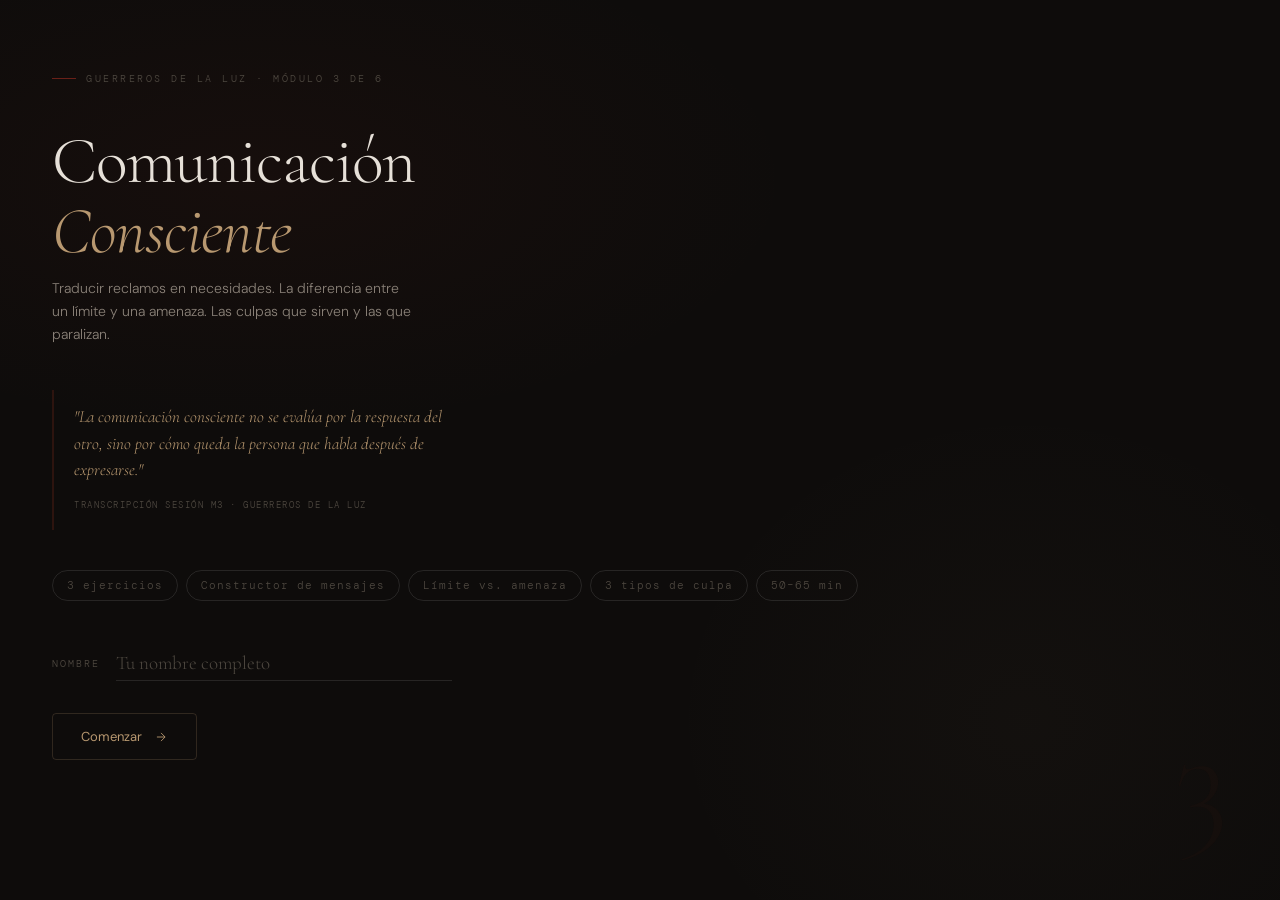
<file: public/universidad/dpl-2026/cuadernillos/M3.html>
<!DOCTYPE html>
<html lang="es">
<head>
<meta charset="UTF-8">
<meta name="viewport" content="width=device-width, initial-scale=1.0">
<title>Cuadernillo M3 · Comunicación Consciente · Guerreros de la Luz</title>
<link rel="preconnect" href="https://fonts.googleapis.com">
<link href="https://fonts.googleapis.com/css2?family=Cormorant+Garamond:ital,wght@0,300;0,400;1,300;1,400&family=DM+Mono:wght@300;400&family=DM+Sans:wght@300;400;500&display=swap" rel="stylesheet">
<style>
*,*::before,*::after{box-sizing:border-box;margin:0;padding:0}
:root{
  --bg:#0E0C0B;--bg2:#151210;--bg3:#1C1916;--bg4:#24201C;
  --rust:#A03020;--rust-dim:#6A2018;--rust-faint:rgba(160,48,32,0.07);--rust-border:rgba(160,48,32,0.22);
  --sand:#B89870;--sand-dim:#7A6445;--sand-faint:rgba(184,152,112,0.07);--sand-border:rgba(184,152,112,0.2);
  --text:#E6E0D8;--text-mid:#8A8178;--text-dim:#4E4840;
  --green:#4A8A65;--green-faint:rgba(74,138,101,0.08);--green-border:rgba(74,138,101,0.22);
  --border:rgba(255,255,255,0.06);--border-mid:rgba(255,255,255,0.1);
  --radius:4px;--radius-lg:10px;
}
html{scroll-behavior:smooth}
body{background:var(--bg);color:var(--text);font-family:'DM Sans',sans-serif;font-weight:300;line-height:1.7;min-height:100vh}

/* ── COVER ── */
.cover{min-height:100vh;display:flex;flex-direction:column;justify-content:space-between;padding:60px 52px 52px;position:relative;overflow:hidden}
.cover::before{content:'';position:absolute;inset:0;background:radial-gradient(ellipse 60% 40% at 20% 20%,rgba(160,48,32,0.06) 0%,transparent 70%),radial-gradient(ellipse 40% 50% at 80% 80%,rgba(184,152,112,0.03) 0%,transparent 70%);pointer-events:none}
.c-top{position:relative}
.c-badge{display:inline-flex;align-items:center;gap:10px;font-family:'DM Mono',monospace;font-size:10px;letter-spacing:2.5px;color:var(--text-dim);text-transform:uppercase;margin-bottom:40px}
.c-badge::before{content:'';width:24px;height:1px;background:var(--rust-dim)}
.c-title{font-family:'Cormorant Garamond',serif;font-size:clamp(42px,7vw,66px);font-weight:300;line-height:1.06;letter-spacing:-1px;color:var(--text);margin-bottom:10px}
.c-title em{font-style:italic;color:var(--sand)}
.c-sub{font-size:14px;color:var(--text-mid);max-width:360px;line-height:1.65;margin-bottom:44px}
.c-truth{border-left:2px solid var(--rust-border);padding:14px 20px;margin-bottom:40px;max-width:440px}
.c-truth p{font-family:'Cormorant Garamond',serif;font-size:17px;font-style:italic;color:var(--sand);line-height:1.55;margin-bottom:6px}
.c-truth cite{font-family:'DM Mono',monospace;font-size:9px;letter-spacing:1.5px;color:var(--text-dim);font-style:normal;text-transform:uppercase}
.c-pills{display:flex;flex-wrap:wrap;gap:8px;margin-bottom:44px}
.c-pill{font-size:11px;font-family:'DM Mono',monospace;letter-spacing:1px;padding:5px 14px;border:1px solid var(--border-mid);border-radius:20px;color:var(--text-dim)}
.name-row{display:flex;align-items:center;gap:16px;max-width:400px;margin-bottom:32px}
.name-row label{font-family:'DM Mono',monospace;font-size:10px;letter-spacing:2px;text-transform:uppercase;color:var(--text-dim);white-space:nowrap}
.name-row input{flex:1;background:transparent;border:none;border-bottom:1px solid var(--border-mid);color:var(--text);font-family:'Cormorant Garamond',serif;font-size:19px;font-weight:300;padding:6px 0;outline:none;transition:border-color .3s}
.name-row input:focus{border-bottom-color:var(--sand)}
.name-row input::placeholder{color:var(--text-dim)}
.c-cta{display:inline-flex;align-items:center;gap:12px;padding:14px 28px;background:transparent;border:1px solid var(--sand-border);color:var(--sand);font-family:'DM Sans',sans-serif;font-size:13px;cursor:pointer;border-radius:var(--radius);transition:all .3s}
.c-cta:hover{background:var(--sand-faint)}
.c-cta svg{width:14px;height:14px}
.c-num{position:absolute;right:52px;bottom:52px;font-family:'Cormorant Garamond',serif;font-size:140px;font-weight:300;color:rgba(160,48,32,0.04);line-height:1;user-select:none;pointer-events:none}

/* ── MAIN ── */
.main{display:none}
.main.visible{display:block}

/* ── PROGRESS ── */
.prog{position:sticky;top:0;z-index:100;background:var(--bg);border-bottom:1px solid var(--border);padding:10px 52px;display:flex;align-items:center;gap:18px}
.prog-label{font-family:'DM Mono',monospace;font-size:9px;letter-spacing:2px;text-transform:uppercase;color:var(--text-dim);white-space:nowrap}
.prog-track{flex:1;height:1px;background:var(--border);position:relative}
.prog-fill{position:absolute;left:0;top:0;height:100%;background:var(--rust);transition:width .5s ease}
.prog-pct{font-family:'DM Mono',monospace;font-size:9px;color:var(--rust-dim)}

/* ── SECTION ── */
.section{max-width:700px;margin:0 auto;padding:80px 52px;border-bottom:1px solid var(--border);opacity:0;transform:translateY(24px);transition:opacity .65s,transform .65s}
.section.revealed{opacity:1;transform:none}
.s-eye{display:flex;align-items:center;gap:14px;margin-bottom:28px}
.s-num{font-family:'DM Mono',monospace;font-size:9px;letter-spacing:2px;color:var(--text-dim)}
.s-line{flex:1;height:1px;background:var(--border)}
.s-tag{font-family:'DM Mono',monospace;font-size:9px;letter-spacing:2px;text-transform:uppercase;padding:3px 10px;border-radius:20px}
.tag-reclamo{color:#B8703A;border:1px solid rgba(184,112,58,.3)}
.tag-mensaje{color:var(--rust);border:1px solid var(--rust-border)}
.tag-limite{color:#4A8A65;border:1px solid rgba(74,138,101,.3)}
.tag-culpa{color:#7A6AB8;border:1px solid rgba(122,106,184,.3)}
.s-title{font-family:'Cormorant Garamond',serif;font-size:38px;font-weight:300;line-height:1.08;color:var(--text);margin-bottom:6px}
.s-title em{font-style:italic;color:var(--sand)}
.s-premise{font-family:'DM Mono',monospace;font-size:11px;letter-spacing:1px;color:var(--text-dim);margin-bottom:24px}
.s-intro{font-size:15px;color:var(--text-mid);line-height:1.78;margin-bottom:44px;padding-left:20px;border-left:1px solid var(--sand-border)}
.q-block{margin-bottom:36px}
.q-num{font-family:'DM Mono',monospace;font-size:9px;letter-spacing:2px;color:var(--text-dim);text-transform:uppercase;margin-bottom:8px}
.q-text{font-size:16px;color:var(--text);line-height:1.5;margin-bottom:12px;font-weight:300}
.q-hint{font-size:12px;color:var(--text-dim);line-height:1.6;margin-bottom:12px;font-style:italic}
textarea{width:100%;min-height:88px;background:var(--bg2);border:1px solid var(--border);border-radius:var(--radius);color:var(--text);font-family:'DM Sans',sans-serif;font-size:14px;font-weight:300;line-height:1.7;padding:14px 16px;resize:vertical;outline:none;transition:border-color .3s,background .3s}
textarea:focus{border-color:var(--sand-dim);background:var(--bg3)}
textarea::placeholder{color:var(--text-dim);font-style:italic}

/* ── RECLAMO → NECESIDAD translator ── */
.translator{margin-bottom:32px}
.trans-row{display:grid;grid-template-columns:1fr 40px 1fr;gap:0;align-items:stretch;margin-bottom:12px;border-radius:var(--radius-lg);overflow:hidden;border:1px solid var(--border)}
.trans-cell{display:flex;flex-direction:column}
.trans-header{padding:10px 14px;background:var(--bg3);border-bottom:1px solid var(--border);display:flex;align-items:center;gap:8px}
.trans-dot{width:7px;height:7px;border-radius:50%;flex-shrink:0}
.trans-dot.reclamo{background:var(--rust)}
.trans-dot.necesidad{background:var(--green)}
.trans-label{font-family:'DM Mono',monospace;font-size:9px;letter-spacing:2px;text-transform:uppercase}
.trans-label.reclamo{color:var(--rust)}
.trans-label.necesidad{color:var(--green)}
.trans-cell textarea{border:none;background:transparent;min-height:70px;border-radius:0}
.trans-cell textarea:focus{background:var(--bg3);border:none}
.trans-arrow{display:flex;align-items:center;justify-content:center;background:var(--bg3);border-left:1px solid var(--border);border-right:1px solid var(--border);font-size:18px;color:var(--text-dim)}
.add-row-btn{background:transparent;border:1px dashed var(--border-mid);border-radius:var(--radius);padding:10px;width:100%;color:var(--text-dim);font-family:'DM Mono',monospace;font-size:10px;letter-spacing:2px;cursor:pointer;transition:all .2s;margin-top:4px}
.add-row-btn:hover{border-color:var(--sand-border);color:var(--sand)}

/* ── MENSAJE EN 4 LÍNEAS (el constructor central) ── */
.msg-builder{background:var(--bg2);border:1px solid var(--border);border-radius:var(--radius-lg);overflow:hidden;margin-bottom:24px}
.msg-builder-header{padding:16px 20px;border-bottom:1px solid var(--border);display:flex;align-items:center;justify-content:space-between}
.msg-builder-title{font-family:'DM Mono',monospace;font-size:10px;letter-spacing:2px;text-transform:uppercase;color:var(--rust)}
.msg-tone-meter{display:flex;align-items:center;gap:10px;font-size:11px;color:var(--text-dim)}
.tone-dot{width:8px;height:8px;border-radius:50%;background:var(--green);flex-shrink:0;transition:background .4s}
.tone-label{font-size:11px;font-family:'DM Mono',monospace;transition:color .4s}
.msg-lines{padding:4px 0}
.msg-line{display:grid;grid-template-columns:140px 1fr;border-bottom:1px solid var(--border)}
.msg-line:last-child{border-bottom:none}
.msg-line-label{padding:14px 20px;display:flex;flex-direction:column;gap:4px;border-right:1px solid var(--border);background:var(--bg3)}
.msg-line-key{font-family:'DM Mono',monospace;font-size:9px;letter-spacing:2px;text-transform:uppercase;color:var(--rust)}
.msg-line-sub{font-size:11px;color:var(--text-dim);line-height:1.4}
.msg-line-input{padding:4px 8px}
.msg-line-input textarea{border:none;background:transparent;min-height:56px;font-size:14px;border-radius:0}
.msg-line-input textarea:focus{background:transparent;border:none}
.msg-preview{padding:20px;border-top:1px solid var(--border);background:var(--bg3)}
.msg-preview-label{font-family:'DM Mono',monospace;font-size:9px;letter-spacing:2px;text-transform:uppercase;color:var(--text-dim);margin-bottom:10px}
.msg-preview-text{font-family:'Cormorant Garamond',serif;font-size:17px;font-style:italic;color:var(--text-mid);line-height:1.7;min-height:32px}
.msg-preview-text span{color:var(--text)}
.tone-warning{display:none;margin-top:10px;padding:10px 12px;background:rgba(160,48,32,0.08);border:1px solid var(--rust-border);border-radius:var(--radius);font-size:12px;color:var(--rust);line-height:1.55}
.tone-warning.visible{display:block}

/* ── LÍMITE / AMENAZA comparador ── */
.compare-grid{display:grid;grid-template-columns:1fr 1fr;gap:12px;margin-bottom:24px}
.compare-card{border-radius:var(--radius-lg);overflow:hidden;border:1px solid var(--border)}
.compare-header{padding:12px 16px;border-bottom:1px solid var(--border);display:flex;align-items:center;gap:10px}
.compare-icon{width:8px;height:8px;border-radius:50%;flex-shrink:0}
.compare-icon.amenaza{background:var(--rust)}
.compare-icon.limite{background:var(--green)}
.compare-title{font-family:'DM Mono',monospace;font-size:9px;letter-spacing:2px;text-transform:uppercase}
.compare-title.amenaza{color:var(--rust)}
.compare-title.limite{color:var(--green)}
.compare-body{padding:12px 16px;background:var(--bg2)}
.compare-example{font-size:12px;font-style:italic;color:var(--text-mid);line-height:1.55;margin-bottom:10px;padding:8px 10px;background:var(--bg3);border-radius:var(--radius)}
.compare-body textarea{border:none;background:var(--bg3);min-height:60px;font-size:13px}
.compare-body textarea:focus{background:var(--bg4);border:none}

/* ── CULPA DETECTOR ── */
.culpa-cards{display:grid;grid-template-columns:repeat(3,1fr);gap:10px;margin-bottom:24px}
.culpa-card{background:var(--bg2);border:1px solid var(--border);border-radius:var(--radius-lg);padding:16px;cursor:pointer;transition:all .25s;position:relative}
.culpa-card:hover{border-color:var(--border-mid)}
.culpa-card.active{border-color:var(--sand-border);background:var(--sand-faint)}
.culpa-card-num{font-family:'DM Mono',monospace;font-size:9px;letter-spacing:2px;color:var(--text-dim);margin-bottom:8px}
.culpa-card-title{font-size:13px;font-weight:500;color:var(--text);margin-bottom:6px}
.culpa-card-desc{font-size:12px;color:var(--text-mid);line-height:1.55}
.culpa-card-check{position:absolute;top:10px;right:10px;width:16px;height:16px;border-radius:50%;border:1px solid var(--border-mid);display:flex;align-items:center;justify-content:center;transition:all .2s}
.culpa-card.active .culpa-card-check{background:var(--sand);border-color:var(--sand)}

/* ── COMPLETE / NAV ── */
.sec-complete{display:none;align-items:center;gap:12px;padding:14px 18px;background:var(--green-faint);border:1px solid var(--green-border);border-radius:var(--radius);margin-top:32px}
.sec-complete.visible{display:flex}
.sec-complete-icon{width:18px;height:18px;border-radius:50%;background:var(--green);display:flex;align-items:center;justify-content:center;flex-shrink:0}
.sec-complete-text{font-size:13px;color:var(--green)}
.sec-nav{display:flex;justify-content:flex-end;margin-top:32px}
.nav-btn{display:inline-flex;align-items:center;gap:10px;padding:12px 24px;background:transparent;border:1px solid var(--border-mid);color:var(--text-mid);font-family:'DM Sans',sans-serif;font-size:13px;cursor:pointer;border-radius:var(--radius);transition:all .3s}
.nav-btn:hover{border-color:var(--sand-border);color:var(--sand)}
.nav-btn svg{width:14px;height:14px}
.divider{display:flex;align-items:center;gap:16px;margin:32px 0}
.divider-line{flex:1;height:1px;background:var(--border)}
.divider-mark{font-family:'Cormorant Garamond',serif;font-size:16px;color:var(--text-dim)}

/* ── AUDIO GUIDE ── */
.audio-guide{background:var(--bg2);border:1px solid var(--border);border-radius:var(--radius-lg);padding:20px 24px;margin-bottom:20px}
.audio-guide-title{font-family:'DM Mono',monospace;font-size:9px;letter-spacing:2px;text-transform:uppercase;color:var(--sand-dim);margin-bottom:14px}
.audio-steps{display:flex;flex-direction:column;gap:10px}
.audio-step{display:flex;gap:14px;align-items:flex-start}
.audio-step-num{font-family:'DM Mono',monospace;font-size:10px;color:var(--text-dim);padding-top:2px;flex-shrink:0;width:24px}
.audio-step-text{font-size:13px;color:var(--text-mid);line-height:1.6}
.audio-step-text strong{color:var(--text);font-weight:500}

/* ── CIERRE ── */
.cierre{max-width:700px;margin:0 auto;padding:80px 52px 100px}
.cierre-icon{font-family:'Cormorant Garamond',serif;font-size:48px;color:var(--rust);opacity:.35;margin-bottom:20px}
.cierre-title{font-family:'Cormorant Garamond',serif;font-size:32px;font-weight:300;color:var(--text);margin-bottom:16px}
.cierre-body{font-size:14px;color:var(--text-mid);line-height:1.8;max-width:500px;margin-bottom:40px}
.summary-card{background:var(--bg2);border:1px solid var(--border);border-radius:var(--radius-lg);padding:28px;margin-bottom:28px}
.sum-sec{margin-bottom:22px}
.sum-sec:last-child{margin-bottom:0}
.sum-label{font-family:'DM Mono',monospace;font-size:9px;letter-spacing:2px;text-transform:uppercase;color:var(--rust-dim);margin-bottom:8px}
.sum-body{font-size:13px;color:var(--text-mid);line-height:1.7}
.sum-msg{font-family:'Cormorant Garamond',serif;font-size:17px;font-style:italic;color:var(--sand);line-height:1.7}
.btn-row{display:flex;gap:12px;flex-wrap:wrap}
.btn-p{display:inline-flex;align-items:center;gap:10px;padding:13px 28px;background:var(--rust-faint);border:1px solid var(--rust-border);color:var(--rust);font-family:'DM Sans',sans-serif;font-size:13px;cursor:pointer;border-radius:var(--radius);transition:all .3s}
.btn-p:hover{background:rgba(160,48,32,.12)}
.btn-s{display:inline-flex;align-items:center;gap:10px;padding:13px 28px;background:transparent;border:1px solid var(--border-mid);color:var(--text-mid);font-family:'DM Sans',sans-serif;font-size:13px;cursor:pointer;border-radius:var(--radius);transition:all .3s}
.btn-s:hover{color:var(--text)}

/* ── PRINT ── */
@media print{
  body{background:#fff;color:#1a1a1a}
  .prog,.nav-btn,.btn-row,.c-cta,.add-row-btn,.tone-warning{display:none!important}
  .cover{min-height:auto;page-break-after:always;background:#fff}
  .cover::before,.c-num{display:none}
  .c-title,.cierre-title,.s-title{color:#1a1a1a}
  .section{opacity:1!important;transform:none!important;border-bottom:1px solid #e0e0e0}
  textarea{color:#1a1a1a;background:#f8f8f8;border-color:#ddd}
  .msg-builder,.trans-row,.compare-card,.culpa-card,.audio-guide,.summary-card{background:#f8f8f8;border-color:#ddd}
  .msg-line-label,.msg-builder-header,.msg-preview,.trans-header,.compare-header,.trans-arrow{background:#efefef}
  .culpa-card.active{background:#f0ede8;border-color:#B89870}
}
@media(max-width:600px){
  .cover,.section,.cierre{padding:48px 24px}
  .prog{padding:10px 24px}
  .compare-grid,.culpa-cards{grid-template-columns:1fr}
  .trans-row{grid-template-columns:1fr;grid-template-rows:auto auto auto}
  .trans-arrow{transform:rotate(90deg);height:36px;border-left:none;border-top:1px solid var(--border);border-bottom:1px solid var(--border)}
  .msg-line{grid-template-columns:1fr}
  .msg-line-label{border-right:none;border-bottom:1px solid var(--border)}
  .c-num{font-size:90px;right:24px;bottom:36px}
}
</style>
</head>
<body>

<!-- ═══ COVER ═══ -->
<section class="cover" id="cover">
  <div class="c-top">
    <div class="c-badge">Guerreros de la Luz · Módulo 3 de 6</div>
    <h1 class="c-title">Comunicación<br><em>Consciente</em></h1>
    <p class="c-sub">Traducir reclamos en necesidades. La diferencia entre un límite y una amenaza. Las culpas que sirven y las que paralizan.</p>
    <div class="c-truth">
      <p>"La comunicación consciente no se evalúa por la respuesta del otro, sino por cómo queda la persona que habla después de expresarse."</p>
      <cite>Transcripción sesión M3 · Guerreros de la Luz</cite>
    </div>
    <div class="c-pills">
      <span class="c-pill">3 ejercicios</span>
      <span class="c-pill">Constructor de mensajes</span>
      <span class="c-pill">Límite vs. amenaza</span>
      <span class="c-pill">3 tipos de culpa</span>
      <span class="c-pill">50–65 min</span>
    </div>
    <div class="name-row">
      <label for="nombre">Nombre</label>
      <input type="text" id="nombre" placeholder="Tu nombre completo" autocomplete="name">
    </div>
    <button class="c-cta" onclick="iniciar()">
      Comenzar
      <svg viewBox="0 0 24 24" fill="none" stroke="currentColor" stroke-width="1.5"><path d="M5 12h14M12 5l7 7-7 7"/></svg>
    </button>
  </div>
  <div class="c-num">3</div>
</section>

<!-- ═══ MAIN ═══ -->
<div class="main" id="main">
  <div class="prog">
    <span class="prog-label">Progreso</span>
    <div class="prog-track"><div class="prog-fill" id="prog-fill" style="width:0%"></div></div>
    <span class="prog-pct" id="prog-pct">0%</span>
  </div>

  <!-- ── EJ 1: RECLAMO → NECESIDAD ── -->
  <section class="section" id="sec-1">
    <div class="s-eye">
      <span class="s-num">01</span><div class="s-line"></div>
      <span class="s-tag tag-reclamo">Traducción</span>
    </div>
    <h2 class="s-title">Del reclamo<br>a la <em>necesidad</em></h2>
    <p class="s-premise">El reclamo aparece cuando una necesidad no está clara — ni siquiera para ti.</p>
    <p class="s-intro">
      Muchas veces el reclamo es la necesidad disfrazada de acusación. "Nunca me escuchas" esconde "necesito que me prestes atención cuando llego a casa." "Siempre tienes que hacerlo todo tú" esconde "necesito sentir que soy parte de las decisiones." Este ejercicio no es para corregir lo que dices — es para ver qué hay detrás.
    </p>

    <div class="q-block">
      <div class="q-num">Instrucción</div>
      <p class="q-text">Escribe tres reclamos reales que usas — o piensas — con frecuencia. Luego tradúcelos a la necesidad que hay detrás.</p>
      <p class="q-hint">Exagéralos. Ponlos tal como los piensas, sin filtro. "Nunca me escuchas." "Siempre tengo que hacerlo yo." "A nadie le importa." La honestidad bruta aquí es el material.</p>
    </div>

    <div class="translator" id="translator-wrap">
      <div class="trans-row" id="tr-1">
        <div class="trans-cell">
          <div class="trans-header"><div class="trans-dot reclamo"></div><span class="trans-label reclamo">Reclamo 1</span></div>
          <textarea id="r1-reclamo" placeholder="Lo que digo o pienso..." oninput="saveAndUpdate()"></textarea>
        </div>
        <div class="trans-arrow">→</div>
        <div class="trans-cell">
          <div class="trans-header"><div class="trans-dot necesidad"></div><span class="trans-label necesidad">Necesidad real</span></div>
          <textarea id="r1-necesidad" placeholder="Lo que realmente necesito es..." oninput="saveAndUpdate()"></textarea>
        </div>
      </div>
      <div class="trans-row" id="tr-2">
        <div class="trans-cell">
          <div class="trans-header"><div class="trans-dot reclamo"></div><span class="trans-label reclamo">Reclamo 2</span></div>
          <textarea id="r2-reclamo" placeholder="Lo que digo o pienso..." oninput="saveAndUpdate()"></textarea>
        </div>
        <div class="trans-arrow">→</div>
        <div class="trans-cell">
          <div class="trans-header"><div class="trans-dot necesidad"></div><span class="trans-label necesidad">Necesidad real</span></div>
          <textarea id="r2-necesidad" placeholder="Lo que realmente necesito es..." oninput="saveAndUpdate()"></textarea>
        </div>
      </div>
      <div class="trans-row" id="tr-3">
        <div class="trans-cell">
          <div class="trans-header"><div class="trans-dot reclamo"></div><span class="trans-label reclamo">Reclamo 3</span></div>
          <textarea id="r3-reclamo" placeholder="Lo que digo o pienso..." oninput="saveAndUpdate()"></textarea>
        </div>
        <div class="trans-arrow">→</div>
        <div class="trans-cell">
          <div class="trans-header"><div class="trans-dot necesidad"></div><span class="trans-label necesidad">Necesidad real</span></div>
          <textarea id="r3-necesidad" placeholder="Lo que realmente necesito es..." oninput="saveAndUpdate()"></textarea>
        </div>
      </div>
    </div>

    <div class="q-block">
      <div class="q-num">Reflexión</div>
      <p class="q-text">¿Qué patrón ves en tus reclamos? ¿Qué necesidad se repite más?</p>
      <textarea id="r-patron" placeholder="El patrón que veo es..." oninput="saveAndUpdate()"></textarea>
    </div>

    <div class="sec-complete" id="complete-1">
      <div class="sec-complete-icon"><svg width="10" height="8" viewBox="0 0 10 8" fill="none"><path d="M1 4l3 3 5-6" stroke="white" stroke-width="1.5" stroke-linecap="round" stroke-linejoin="round"/></svg></div>
      <span class="sec-complete-text">Ejercicio 1 completado — nombraste tus necesidades reales.</span>
    </div>
    <div class="sec-nav">
      <button class="nav-btn" onclick="goTo('sec-2')">Siguiente<svg viewBox="0 0 24 24" fill="none" stroke="currentColor" stroke-width="1.5"><path d="M5 12h14M12 5l7 7-7 7"/></svg></button>
    </div>
  </section>

  <!-- ── EJ 2: MENSAJE EN 4 LÍNEAS + LÍMITE ── -->
  <section class="section" id="sec-2">
    <div class="s-eye">
      <span class="s-num">02</span><div class="s-line"></div>
      <span class="s-tag tag-mensaje">Constructor</span>
    </div>
    <h2 class="s-title">El mensaje<br>claro en <em>4 líneas</em></h2>
    <p class="s-premise">Hablar claro no es decirlo todo — es decir lo necesario sin atacar ni explicarte de más.</p>
    <p class="s-intro">
      El mensaje en cuatro líneas no es una técnica para controlar al otro. Es un formato para que tú te escuches a ti mismo diciendo algo desde la necesidad, no desde el reclamo. Cuando el límite suena amenaza, generalmente es miedo mal expresado — miedo a volver a ceder, a que te tomen de tonto. Este constructor te ayuda a notar la diferencia antes de decirlo.
    </p>

    <div class="q-block">
      <div class="q-num">Elige la conversación</div>
      <p class="q-text">¿Con quién necesitas tener esta conversación? No elijas la más importante de tu vida — elige una que sientas pendiente y posible.</p>
      <p class="q-hint">No la que depende tu trabajo o tu relación. Una donde haya algo real que decir sin que el mundo se acabe si la respuesta no es la que esperas.</p>
      <textarea id="m-persona" placeholder="La conversación que tengo pendiente es con... y es sobre..." oninput="saveAndUpdate()" style="min-height:68px"></textarea>
    </div>

    <div class="msg-builder">
      <div class="msg-builder-header">
        <span class="msg-builder-title">Constructor — mensaje en 4 líneas</span>
        <div class="msg-tone-meter">
          <div class="tone-dot" id="tone-dot"></div>
          <span class="tone-label" id="tone-label">Tono: neutro</span>
        </div>
      </div>
      <div class="msg-lines">
        <div class="msg-line">
          <div class="msg-line-label">
            <span class="msg-line-key">Línea 1 · Hecho</span>
            <span class="msg-line-sub">Lo que observo — sin juicio</span>
          </div>
          <div class="msg-line-input">
            <textarea id="m-l1" placeholder="Cuando tú..." oninput="updatePreview();saveAndUpdate()"></textarea>
          </div>
        </div>
        <div class="msg-line">
          <div class="msg-line-label">
            <span class="msg-line-key">Línea 2 · Sentimiento</span>
            <span class="msg-line-sub">Lo que yo siento — sin culpar</span>
          </div>
          <div class="msg-line-input">
            <textarea id="m-l2" placeholder="Yo siento / yo pienso..." oninput="updatePreview();saveAndUpdate()"></textarea>
          </div>
        </div>
        <div class="msg-line">
          <div class="msg-line-label">
            <span class="msg-line-key">Línea 3 · Necesidad</span>
            <span class="msg-line-sub">Lo que me importa — sin exigir</span>
          </div>
          <div class="msg-line-input">
            <textarea id="m-l3" placeholder="Para mí es importante..." oninput="updatePreview();saveAndUpdate()"></textarea>
          </div>
        </div>
        <div class="msg-line">
          <div class="msg-line-label">
            <span class="msg-line-key">Línea 4 · Petición</span>
            <span class="msg-line-sub">Lo que pido — específico y posible</span>
          </div>
          <div class="msg-line-input">
            <textarea id="m-l4" placeholder="Por favor, te pido que..." oninput="updatePreview();saveAndUpdate()"></textarea>
          </div>
        </div>
      </div>
      <div class="msg-preview">
        <div class="msg-preview-label">Vista previa del mensaje</div>
        <div class="msg-preview-text" id="msg-preview">Las cuatro líneas aparecerán aquí mientras escribes.</div>
        <div class="tone-warning" id="tone-warning">⚠ Detectamos palabras que pueden sonar a amenaza o ultimátum — revisa si estás pidiendo o controlando. Un límite real no necesita consecuencias amenazantes.</div>
      </div>
    </div>

    <div class="q-block">
      <div class="q-num">Personalización</div>
      <p class="q-text">Ahora reescríbelo con tus palabras reales — como realmente lo dirías tú, no con la estructura robótica.</p>
      <p class="q-hint">El boceto de arriba es el mapa. Esto es cómo realmente hablas cuando eres honesto y claro al mismo tiempo.</p>
      <textarea id="m-personal" placeholder="Con mis palabras, lo diría así..." oninput="saveAndUpdate()" style="min-height:110px"></textarea>
    </div>

    <div class="divider"><div class="divider-line"></div><span class="divider-mark">◈</span><div class="divider-line"></div></div>

    <div class="s-eye" style="margin-bottom:20px">
      <span class="s-num" style="opacity:0">02</span><div class="s-line"></div>
      <span class="s-tag tag-limite">Límite vs. Amenaza</span>
    </div>

    <h3 style="font-family:'Cormorant Garamond',serif;font-size:24px;font-weight:300;margin-bottom:8px;color:var(--text)">El límite sin <em style="font-style:italic;color:var(--sand)">explicación sobrante</em></h3>
    <p class="s-premise" style="margin-bottom:20px">Explicarte de más viene del miedo a incomodar. Un límite real no necesita justificación.</p>

    <div class="compare-grid">
      <div class="compare-card">
        <div class="compare-header">
          <div class="compare-icon amenaza"></div>
          <span class="compare-title amenaza">Amenaza — control desde el miedo</span>
        </div>
        <div class="compare-body">
          <div class="compare-example">"Si no cambias esto, yo voy a dejar de..."<br>"Más te vale que..."<br>"Si sigues así, yo..."</div>
          <textarea id="lim-amenaza" placeholder="Aquí va la versión de ti que suena a amenaza..." oninput="saveAndUpdate()"></textarea>
        </div>
      </div>
      <div class="compare-card">
        <div class="compare-header">
          <div class="compare-icon limite"></div>
          <span class="compare-title limite">Límite — autocuidado claro</span>
        </div>
        <div class="compare-body">
          <div class="compare-example">"No voy a poder hacer eso."<br>"Cuando pase X, yo elijo Y."<br>"Necesito que sea de esta manera."</div>
          <textarea id="lim-limite" placeholder="Aquí va la misma idea, como límite real..." oninput="saveAndUpdate()"></textarea>
        </div>
      </div>
    </div>

    <div class="q-block">
      <div class="q-num">Autoevaluación</div>
      <p class="q-text">Cuando lees la versión "límite", ¿desde dónde viene? ¿Es autocuidado o miedo a volver a ceder?</p>
      <textarea id="lim-reflexion" placeholder="Lo que noto cuando leo mi versión de límite es..." oninput="saveAndUpdate()"></textarea>
    </div>

    <div class="sec-complete" id="complete-2">
      <div class="sec-complete-icon"><svg width="10" height="8" viewBox="0 0 10 8" fill="none"><path d="M1 4l3 3 5-6" stroke="white" stroke-width="1.5" stroke-linecap="round" stroke-linejoin="round"/></svg></div>
      <span class="sec-complete-text">Ejercicio 2 completado — construiste tu mensaje y tu límite.</span>
    </div>
    <div class="sec-nav">
      <button class="nav-btn" onclick="goTo('sec-3')">Último ejercicio<svg viewBox="0 0 24 24" fill="none" stroke="currentColor" stroke-width="1.5"><path d="M5 12h14M12 5l7 7-7 7"/></svg></button>
    </div>
  </section>

  <!-- ── EJ 3: CULPAS ── -->
  <section class="section" id="sec-3">
    <div class="s-eye">
      <span class="s-num">03</span><div class="s-line"></div>
      <span class="s-tag tag-culpa">Tipología de culpa</span>
    </div>
    <h2 class="s-title">Las tres<br>culpas: <em>detecta la tuya</em></h2>
    <p class="s-premise">No todas las culpas son iguales. Hay una que sirve, una que paraliza y una que es real.</p>
    <p class="s-intro">
      Hay culpa que conduce a reparación — esa vale la pena. Hay culpa que no está en la realidad — esa te está cobrando energía que no debes. Y hay culpa que es información sobre algo que hiciste — esa te pide una sola cosa: actuar. Saber cuál tienes cambia todo lo que viene después.
    </p>

    <div class="q-block">
      <div class="q-num">Identifica qué tipo de culpa cargás hoy</div>
      <p class="q-text">Lee las tres definiciones y selecciona la que más se parece a lo que estás viviendo ahora mismo.</p>
    </div>

    <div class="culpa-cards">
      <div class="culpa-card" id="cc-real" onclick="selectCulpa('real')">
        <div class="culpa-card-num">01</div>
        <div class="culpa-card-title">Culpa real</div>
        <div class="culpa-card-desc">Hice algo concreto que lastimó a alguien. La culpa señala un acto real. Requiere reparación, no castigo.</div>
        <div class="culpa-card-check"><svg width="8" height="6" viewBox="0 0 8 6" fill="none"><path d="M1 3l2 2 4-4" stroke="white" stroke-width="1.5" stroke-linecap="round" stroke-linejoin="round"/></svg></div>
      </div>
      <div class="culpa-card" id="cc-neurotica" onclick="selectCulpa('neurotica')">
        <div class="culpa-card-num">02</div>
        <div class="culpa-card-title">Culpa neurótica</div>
        <div class="culpa-card-desc">Una culpa que no está en la realidad. Supongo que algo fue mi culpa aunque no lo fue. No conduce a acción — solo a castigo interno y parálisis.</div>
        <div class="culpa-card-check"><svg width="8" height="6" viewBox="0 0 8 6" fill="none"><path d="M1 3l2 2 4-4" stroke="white" stroke-width="1.5" stroke-linecap="round" stroke-linejoin="round"/></svg></div>
      </div>
      <div class="culpa-card" id="cc-evolutiva" onclick="selectCulpa('evolutiva')">
        <div class="culpa-card-num">03</div>
        <div class="culpa-card-title">Culpa evolutiva</div>
        <div class="culpa-card-desc">La culpa de hacer las cosas diferente a como me las enseñaron. Informa, no castiga. Es la señal de que estoy creciendo fuera del patrón.</div>
        <div class="culpa-card-check"><svg width="8" height="6" viewBox="0 0 8 6" fill="none"><path d="M1 3l2 2 4-4" stroke="white" stroke-width="1.5" stroke-linecap="round" stroke-linejoin="round"/></svg></div>
      </div>
    </div>

    <div class="q-block">
      <div class="q-num">Describe la culpa que estás cargando</div>
      <p class="q-text">¿Cuál es la culpa específica que tienes ahorita? ¿Qué tipo es? ¿Qué te pide que hagas con ella?</p>
      <p class="q-hint">Si es real: ¿qué puedes reparar? Si es neurótica: ¿qué suposición falsa estás cargando? Si es evolutiva: ¿de qué patrón te estás saliendo?</p>
      <textarea id="culpa-desc" placeholder="La culpa que cargo es... y es de tipo... porque... Lo que me pide es..." oninput="saveAndUpdate()" style="min-height:110px"></textarea>
    </div>

    <div class="divider"><div class="divider-line"></div><span class="divider-mark">◈</span><div class="divider-line"></div></div>

    <div class="q-block">
      <div class="q-num">Práctica semanal del módulo</div>
      <p class="q-text">Esta semana vas a grabarte un audio con la petición que construiste en el ejercicio 2. Luego te lo vas a escuchar tú mismo.</p>
      <p class="q-hint">Después de escucharlo, responde: ¿Suena como un límite o como una amenaza? ¿Cómo te sentirías recibiéndolo si fueras la otra persona? Eso es lo que le vas a mandar a la madrina.</p>
    </div>

    <div class="audio-guide">
      <div class="audio-guide-title">Guía para el audio de práctica</div>
      <div class="audio-steps">
        <div class="audio-step"><span class="audio-step-num">01</span><span class="audio-step-text"><strong>Escribe la versión final del mensaje</strong> en el ejercicio 2 con tus palabras.</span></div>
        <div class="audio-step"><span class="audio-step-num">02</span><span class="audio-step-text"><strong>Grábate diciéndolo</strong> — en WhatsApp, en notas de voz, como quieras. No lo leas — dilo como si fuera real.</span></div>
        <div class="audio-step"><span class="audio-step-num">03</span><span class="audio-step-text"><strong>Escúchate</strong> sin editarte. ¿Suena como límite o como amenaza? ¿Hay miedo disfrazado ahí?</span></div>
        <div class="audio-step"><span class="audio-step-num">04</span><span class="audio-step-text"><strong>Manda un audio a la madrina</strong> contando cómo te sentiste al escucharte. No la transcripción — cómo te sentiste.</span></div>
      </div>
    </div>

    <div class="q-block">
      <div class="q-num">Antes de cerrar — reflexión del módulo</div>
      <p class="q-text">¿Qué fue lo más difícil de este módulo — y qué te dice eso sobre ti?</p>
      <textarea id="reflexion-final" placeholder="Lo más difícil fue... y eso me dice que..." oninput="saveAndUpdate()"></textarea>
    </div>

    <div class="sec-complete" id="complete-3">
      <div class="sec-complete-icon"><svg width="10" height="8" viewBox="0 0 10 8" fill="none"><path d="M1 4l3 3 5-6" stroke="white" stroke-width="1.5" stroke-linecap="round" stroke-linejoin="round"/></svg></div>
      <span class="sec-complete-text">Ejercicio 3 completado — tres ejercicios, una conversación pendiente menos.</span>
    </div>
    <div class="sec-nav">
      <button class="nav-btn" onclick="goTo('sec-cierre')">Ver mi resumen<svg viewBox="0 0 24 24" fill="none" stroke="currentColor" stroke-width="1.5"><path d="M5 12h14M12 5l7 7-7 7"/></svg></button>
    </div>
  </section>

  <!-- ── CIERRE ── -->
  <section class="section cierre" id="sec-cierre">
    <div class="cierre-icon">◈</div>
    <h2 class="cierre-title">Módulo 3 completado</h2>
    <p class="cierre-body">Comunicar claro no garantiza acuerdos — reduce el desgaste. Y en el liderazgo, reducir el desgaste es avanzar. La tarea de esta semana no es la conversación difícil. Es grabarte diciendo lo que necesitas y escucharte. Eso primero.</p>

    <div class="summary-card">
      <div class="sum-sec">
        <div class="sum-label">Nombre</div>
        <div class="sum-body" id="s-nombre">—</div>
      </div>
      <div class="sum-sec">
        <div class="sum-label">Mi necesidad más repetida detrás de los reclamos</div>
        <div class="sum-body" id="s-patron">—</div>
      </div>
      <div class="sum-sec">
        <div class="sum-label">La conversación pendiente — con quién y sobre qué</div>
        <div class="sum-body" id="s-persona">—</div>
      </div>
      <div class="sum-sec">
        <div class="sum-label">Mi mensaje en 4 líneas (con mis palabras)</div>
        <div class="sum-body sum-msg" id="s-mensaje">—</div>
      </div>
      <div class="sum-sec">
        <div class="sum-label">Tipo de culpa que identifico en mí ahora</div>
        <div class="sum-body" id="s-culpa">—</div>
      </div>
      <div class="sum-sec">
        <div class="sum-label">Práctica semanal</div>
        <div class="sum-body">Grabar un audio con mi petición estructurada · Escucharlo solo · Mandar a la madrina cómo me sentí al escucharme.</div>
      </div>
    </div>

    <div class="btn-row">
      <button class="btn-p" onclick="window.print()">
        <svg width="14" height="14" viewBox="0 0 24 24" fill="none" stroke="currentColor" stroke-width="1.5"><path d="M6 9V2h12v7M6 18H4a2 2 0 01-2-2v-5a2 2 0 012-2h16a2 2 0 012 2v5a2 2 0 01-2 2h-2M6 14h12v8H6z"/></svg>
        Imprimir / Guardar PDF
      </button>
      <button class="btn-s" onclick="resetAll()">
        <svg width="14" height="14" viewBox="0 0 24 24" fill="none" stroke="currentColor" stroke-width="1.5"><path d="M3 12a9 9 0 109-9"/></svg>
        Nuevo intento
      </button>
    </div>
  </section>
</div><!-- /main -->

<script>
const KEY='gdl_m3_v1';
let culpaSelected='';

// ── TONE ANALYSIS ──
const THREAT_WORDS=['más te vale','o si no','te vas a arrepentir','te lo juro','te advierto','ultimátum','o no','si no cambias','si sigues así','te lo digo por última'];

function checkTone(){
  const all=[document.getElementById('m-l1'),document.getElementById('m-l2'),document.getElementById('m-l3'),document.getElementById('m-l4')];
  const text=all.map(el=>el?.value||'').join(' ').toLowerCase();
  const found=THREAT_WORDS.some(w=>text.includes(w));
  const dot=document.getElementById('tone-dot');
  const label=document.getElementById('tone-label');
  const warn=document.getElementById('tone-warning');
  if(dot&&label&&warn){
    dot.style.background=found?'var(--rust)':'var(--green)';
    label.textContent=found?'Revisar — posible amenaza':'Tono: límite claro';
    label.style.color=found?'var(--rust)':'var(--green)';
    warn.classList.toggle('visible',found);
  }
}

// ── PREVIEW ──
function updatePreview(){
  checkTone();
  const l1=document.getElementById('m-l1')?.value?.trim();
  const l2=document.getElementById('m-l2')?.value?.trim();
  const l3=document.getElementById('m-l3')?.value?.trim();
  const l4=document.getElementById('m-l4')?.value?.trim();
  const prev=document.getElementById('msg-preview');
  if(!prev)return;
  if(!l1&&!l2&&!l3&&!l4){prev.innerHTML='Las cuatro líneas aparecerán aquí mientras escribes.';return;}
  const parts=[];
  if(l1)parts.push('<span>'+escHtml(l1)+'</span>');
  if(l2)parts.push('<span>'+escHtml(l2)+'</span>');
  if(l3)parts.push('<span>'+escHtml(l3)+'</span>');
  if(l4)parts.push('<span>'+escHtml(l4)+'</span>');
  prev.innerHTML=parts.join('<br>');
}
function escHtml(s){return s.replace(/&/g,'&amp;').replace(/</g,'&lt;').replace(/>/g,'&gt;')}

// ── CULPA ──
function selectCulpa(type){
  ['real','neurotica','evolutiva'].forEach(t=>{
    document.getElementById('cc-'+t)?.classList.toggle('active',t===type);
  });
  culpaSelected=type;
  saveAndUpdate();
}

// ── SAVE / LOAD ──
function getData(){
  const d={nombre:document.getElementById('nombre')?.value||'',culpa:culpaSelected};
  document.querySelectorAll('textarea[id]').forEach(el=>{if(el.id)d[el.id]=el.value});
  return d;
}
function saveAndUpdate(){
  try{localStorage.setItem(KEY,JSON.stringify(getData()))}catch(e){}
  updateProgress();updateSummary();updatePreview();
}
function loadSaved(){
  try{
    const s=JSON.parse(localStorage.getItem(KEY)||'{}');
    Object.keys(s).forEach(k=>{
      const el=document.getElementById(k);
      if(el&&el.tagName==='TEXTAREA')el.value=s[k];
      if(k==='nombre'){const n=document.getElementById('nombre');if(n)n.value=s[k];}
    });
    if(s.culpa){selectCulpa(s.culpa)}
  }catch(e){}
}

// ── PROGRESS ──
function updateProgress(){
  const ids=['r1-reclamo','r1-necesidad','r2-reclamo','r2-necesidad','r3-reclamo','r3-necesidad','m-persona','m-l1','m-l2','m-l3','m-l4','m-personal','culpa-desc','reflexion-final'];
  const filled=ids.filter(id=>{const el=document.getElementById(id);return el&&el.value.trim().length>5}).length;
  const pct=Math.round((filled/ids.length)*100);
  document.getElementById('prog-fill').style.width=pct+'%';
  document.getElementById('prog-pct').textContent=pct+'%';
  checkSection(1,['r1-reclamo','r1-necesidad','r2-reclamo','r2-necesidad','r-patron']);
  checkSection(2,['m-persona','m-l1','m-l2','m-l3','m-l4','m-personal']);
  checkSection(3,['culpa-desc','reflexion-final']);
}
function checkSection(n,ids){
  const done=ids.every(id=>{const el=document.getElementById(id);return el&&el.value.trim().length>4});
  document.getElementById('complete-'+n)?.classList.toggle('visible',done);
}

// ── SUMMARY ──
function updateSummary(){
  setText('s-nombre',document.getElementById('nombre')?.value||'—');
  setText('s-patron',document.getElementById('r-patron')?.value||'—');
  setText('s-persona',document.getElementById('m-persona')?.value||'—');
  setText('s-mensaje',document.getElementById('m-personal')?.value||'—');
  const culpaNames={real:'Culpa real — algo concreto que puedo reparar',neurotica:'Culpa neurótica — no está en la realidad, necesito soltarla',evolutiva:'Culpa evolutiva — estoy creciendo fuera del patrón aprendido'};
  setText('s-culpa',culpaNames[culpaSelected]||'—');
}
function setText(id,val){const el=document.getElementById(id);if(el)el.textContent=val}

// ── REVEAL ──
function revealSections(){
  const secs=document.querySelectorAll('.section');
  const obs=new IntersectionObserver(entries=>{entries.forEach(e=>{if(e.isIntersecting){e.target.classList.add('revealed');obs.unobserve(e.target)}})},{threshold:.04});
  secs.forEach(s=>obs.observe(s));
  setTimeout(()=>secs[0]?.classList.add('revealed'),80);
}
function goTo(id){
  const el=document.getElementById(id);
  if(el){el.classList.add('revealed');window.scrollTo({top:el.getBoundingClientRect().top+window.scrollY-80,behavior:'smooth'})}
}

// ── START ──
function iniciar(){
  const n=document.getElementById('nombre').value.trim();
  if(!n){document.getElementById('nombre').focus();return}
  document.getElementById('cover').style.display='none';
  document.getElementById('main').classList.add('visible');
  loadSaved();revealSections();saveAndUpdate();
}
function resetAll(){
  if(!confirm('¿Borrar todas las respuestas?'))return;
  try{localStorage.removeItem(KEY)}catch(e){}
  document.querySelectorAll('textarea').forEach(el=>el.value='');
  ['real','neurotica','evolutiva'].forEach(t=>document.getElementById('cc-'+t)?.classList.remove('active'));
  culpaSelected='';
  saveAndUpdate();window.scrollTo({top:0,behavior:'smooth'});
}
window.addEventListener('beforeunload',saveAndUpdate);
</script>
<script src="../progreso.js" defer></script>
</body>
</html>
</file>
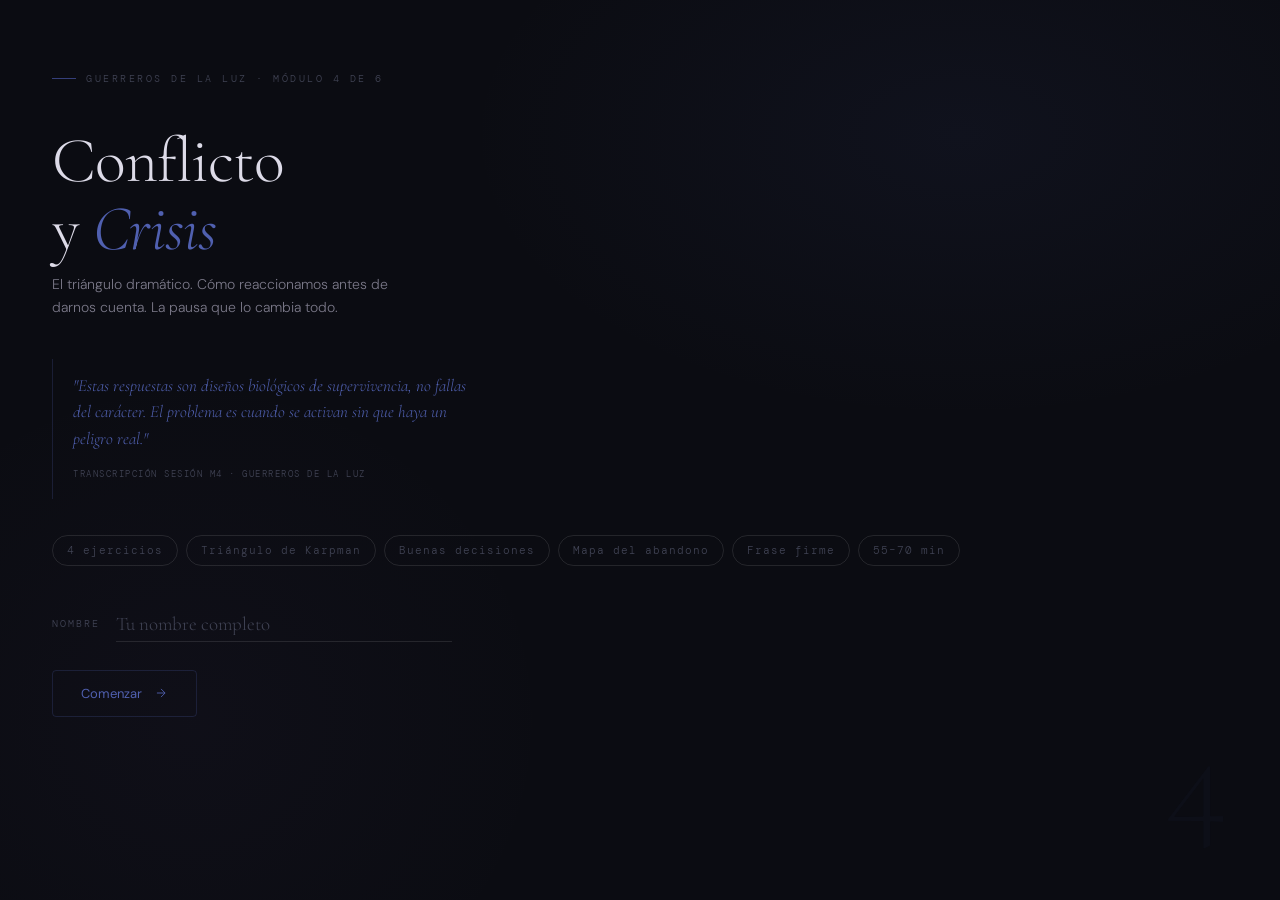
<file: public/universidad/dpl-2026/cuadernillos/M4.html>
<!DOCTYPE html>
<html lang="es">
<head>
<meta charset="UTF-8">
<meta name="viewport" content="width=device-width, initial-scale=1.0">
<title>Cuadernillo M4 · Conflicto y Crisis · Guerreros de la Luz</title>
<link rel="preconnect" href="https://fonts.googleapis.com">
<link href="https://fonts.googleapis.com/css2?family=Cormorant+Garamond:ital,wght@0,300;0,400;1,300;1,400&family=DM+Mono:wght@300;400&family=DM+Sans:wght@300;400;500&display=swap" rel="stylesheet">
<style>
*,*::before,*::after{box-sizing:border-box;margin:0;padding:0}
:root{
  --bg:#0B0C12;--bg2:#10121A;--bg3:#181B26;--bg4:#202435;
  --indigo:#5060B0;--indigo-dim:#353F7A;--indigo-faint:rgba(80,96,176,0.07);--indigo-border:rgba(80,96,176,0.22);
  --violet:#7A5CB0;--violet-faint:rgba(122,92,176,0.07);--violet-border:rgba(122,92,176,0.2);
  --ember:#B04030;--ember-faint:rgba(176,64,48,0.07);--ember-border:rgba(176,64,48,0.2);
  --sage:#4A8A65;--sage-faint:rgba(74,138,101,0.07);--sage-border:rgba(74,138,101,0.2);
  --gold:#A08040;--gold-faint:rgba(160,128,64,0.07);--gold-border:rgba(160,128,64,0.2);
  --text:#DDDBE8;--text-mid:#7A7888;--text-dim:#404354;
  --border:rgba(255,255,255,0.06);--border-mid:rgba(255,255,255,0.1);
  --radius:4px;--radius-lg:10px;
}
html{scroll-behavior:smooth}
body{background:var(--bg);color:var(--text);font-family:'DM Sans',sans-serif;font-weight:300;line-height:1.7;min-height:100vh}

/* ── COVER ── */
.cover{min-height:100vh;display:flex;flex-direction:column;justify-content:space-between;padding:60px 52px 52px;position:relative;overflow:hidden}
.cover::before{content:'';position:absolute;inset:0;background:radial-gradient(ellipse 55% 45% at 75% 15%,rgba(80,96,176,0.07) 0%,transparent 70%),radial-gradient(ellipse 40% 55% at 15% 80%,rgba(122,92,176,0.04) 0%,transparent 70%);pointer-events:none}
.c-top{position:relative}
.c-badge{display:inline-flex;align-items:center;gap:10px;font-family:'DM Mono',monospace;font-size:10px;letter-spacing:2.5px;color:var(--text-dim);text-transform:uppercase;margin-bottom:40px}
.c-badge::before{content:'';width:24px;height:1px;background:var(--indigo-dim)}
.c-title{font-family:'Cormorant Garamond',serif;font-size:clamp(38px,7vw,64px);font-weight:300;line-height:1.06;letter-spacing:-1px;color:var(--text);margin-bottom:10px}
.c-title em{font-style:italic;color:var(--indigo)}
.c-sub{font-size:14px;color:var(--text-mid);max-width:380px;line-height:1.65;margin-bottom:40px}
.c-quote{border-left:1px solid var(--indigo-border);padding:14px 20px;margin-bottom:36px;max-width:440px}
.c-quote p{font-family:'Cormorant Garamond',serif;font-size:17px;font-style:italic;color:var(--indigo);line-height:1.55;margin-bottom:6px}
.c-quote cite{font-family:'DM Mono',monospace;font-size:9px;letter-spacing:1.5px;color:var(--text-dim);font-style:normal;text-transform:uppercase}
.c-pills{display:flex;flex-wrap:wrap;gap:8px;margin-bottom:40px}
.c-pill{font-size:11px;font-family:'DM Mono',monospace;letter-spacing:1px;padding:5px 14px;border:1px solid var(--border-mid);border-radius:20px;color:var(--text-dim)}
.name-row{display:flex;align-items:center;gap:16px;max-width:400px;margin-bottom:28px}
.name-row label{font-family:'DM Mono',monospace;font-size:10px;letter-spacing:2px;text-transform:uppercase;color:var(--text-dim);white-space:nowrap}
.name-row input{flex:1;background:transparent;border:none;border-bottom:1px solid var(--border-mid);color:var(--text);font-family:'Cormorant Garamond',serif;font-size:19px;font-weight:300;padding:6px 0;outline:none;transition:border-color .3s}
.name-row input:focus{border-bottom-color:var(--indigo)}
.name-row input::placeholder{color:var(--text-dim)}
.c-cta{display:inline-flex;align-items:center;gap:12px;padding:14px 28px;background:transparent;border:1px solid var(--indigo-border);color:var(--indigo);font-family:'DM Sans',sans-serif;font-size:13px;cursor:pointer;border-radius:var(--radius);transition:all .3s}
.c-cta:hover{background:var(--indigo-faint)}
.c-cta svg{width:14px;height:14px}
.c-num{position:absolute;right:52px;bottom:52px;font-family:'Cormorant Garamond',serif;font-size:clamp(80px,18vw,140px);font-weight:300;color:rgba(80,96,176,0.04);line-height:1;user-select:none;pointer-events:none}

/* ── MAIN ── */
.main{display:none}
.main.visible{display:block}

/* ── PROGRESS ── */
.prog{position:sticky;top:0;z-index:100;background:var(--bg);border-bottom:1px solid var(--border);padding:10px 52px;display:flex;align-items:center;gap:18px}
.prog-label{font-family:'DM Mono',monospace;font-size:9px;letter-spacing:2px;text-transform:uppercase;color:var(--text-dim);white-space:nowrap}
.prog-track{flex:1;height:1px;background:var(--border);position:relative}
.prog-fill{position:absolute;left:0;top:0;height:100%;background:var(--indigo);transition:width .5s ease}
.prog-pct{font-family:'DM Mono',monospace;font-size:9px;color:var(--indigo-dim)}

/* ── SECTION ── */
.section{max-width:700px;margin:0 auto;padding:80px 52px;border-bottom:1px solid var(--border);opacity:0;transform:translateY(24px);transition:opacity .65s,transform .65s}
.section.revealed{opacity:1;transform:none}
.s-eye{display:flex;align-items:center;gap:14px;margin-bottom:28px}
.s-num{font-family:'DM Mono',monospace;font-size:9px;letter-spacing:2px;color:var(--text-dim)}
.s-line{flex:1;height:1px;background:var(--border)}
.s-tag{font-family:'DM Mono',monospace;font-size:9px;letter-spacing:2px;text-transform:uppercase;padding:3px 10px;border-radius:20px}
.tag-triangulo{color:var(--indigo);border:1px solid var(--indigo-border)}
.tag-decisiones{color:var(--violet);border:1px solid var(--violet-border)}
.tag-mapa{color:var(--gold);border:1px solid var(--gold-border)}
.tag-frase{color:var(--sage);border:1px solid var(--sage-border)}
.s-title{font-family:'Cormorant Garamond',serif;font-size:clamp(28px,5vw,38px);font-weight:300;line-height:1.08;color:var(--text);margin-bottom:6px}
.s-title em{font-style:italic;color:var(--indigo)}
.s-premise{font-family:'DM Mono',monospace;font-size:11px;letter-spacing:1px;color:var(--text-dim);margin-bottom:22px}
.s-intro{font-size:15px;color:var(--text-mid);line-height:1.78;margin-bottom:40px;padding-left:20px;border-left:1px solid var(--indigo-border)}
.q-block{margin-bottom:34px}
.q-num{font-family:'DM Mono',monospace;font-size:9px;letter-spacing:2px;color:var(--text-dim);text-transform:uppercase;margin-bottom:8px}
.q-text{font-size:16px;color:var(--text);line-height:1.5;margin-bottom:12px;font-weight:300}
.q-hint{font-size:12px;color:var(--text-dim);line-height:1.6;margin-bottom:12px;font-style:italic}
textarea{width:100%;min-height:88px;background:var(--bg2);border:1px solid var(--border);border-radius:var(--radius);color:var(--text);font-family:'DM Sans',sans-serif;font-size:14px;font-weight:300;line-height:1.7;padding:14px 16px;resize:vertical;outline:none;transition:border-color .3s,background .3s}
textarea:focus{border-color:var(--indigo-dim);background:var(--bg3)}
textarea::placeholder{color:var(--text-dim);font-style:italic}

/* ── TRIÁNGULO KARPMAN ── */
.triangle-wrap{position:relative;margin-bottom:32px}
.triangle-svg-container{display:flex;justify-content:center;margin-bottom:20px}
.triangle-svg-container svg{width:100%;max-width:340px;height:auto}
.rol-cards{display:grid;grid-template-columns:repeat(3,1fr);gap:10px;margin-bottom:24px}
.rol-card{background:var(--bg2);border:1px solid var(--border);border-radius:var(--radius-lg);padding:16px 14px;cursor:pointer;transition:all .25s;position:relative;text-align:center}
.rol-card:hover{border-color:var(--border-mid)}
.rol-card.sel-victima{background:var(--ember-faint);border-color:var(--ember-border)}
.rol-card.sel-salvador{background:var(--violet-faint);border-color:var(--violet-border)}
.rol-card.sel-perseguidor{background:var(--indigo-faint);border-color:var(--indigo-border)}
.rol-icon{font-size:22px;margin-bottom:8px;line-height:1}
.rol-name{font-size:13px;font-weight:500;color:var(--text);margin-bottom:4px}
.rol-monolog{font-size:11px;color:var(--text-dim);line-height:1.5;font-style:italic}
.rol-card-check{position:absolute;top:8px;right:8px;width:15px;height:15px;border-radius:50%;border:1px solid var(--border-mid);display:flex;align-items:center;justify-content:center;transition:all .2s}
.rol-card.sel-victima .rol-card-check{background:var(--ember);border-color:var(--ember)}
.rol-card.sel-salvador .rol-card-check{background:var(--violet);border-color:var(--violet)}
.rol-card.sel-perseguidor .rol-card-check{background:var(--indigo);border-color:var(--indigo)}
.rol-reveal{background:var(--bg3);border:1px solid var(--border);border-radius:var(--radius-lg);padding:16px 20px;margin-bottom:20px;display:none}
.rol-reveal.visible{display:block}
.rol-reveal-title{font-family:'DM Mono',monospace;font-size:9px;letter-spacing:2px;text-transform:uppercase;color:var(--text-dim);margin-bottom:10px}
.rol-reveal-body{font-size:13px;color:var(--text-mid);line-height:1.65}
.rol-reveal-body strong{color:var(--text);font-weight:500}

/* ── TRIÁNGULO BUENAS DECISIONES ── */
.buen-trio{display:grid;grid-template-columns:repeat(3,1fr);gap:10px;margin-bottom:24px}
.buen-cell{background:var(--bg2);border:1px solid var(--border);border-radius:var(--radius-lg);overflow:hidden}
.buen-header{padding:12px 14px;border-bottom:1px solid var(--border);display:flex;align-items:center;gap:8px}
.buen-dot{width:8px;height:8px;border-radius:50%;flex-shrink:0}
.buen-dot.pienso{background:var(--indigo)}
.buen-dot.siento{background:var(--violet)}
.buen-dot.hago{background:var(--sage)}
.buen-key{font-family:'DM Mono',monospace;font-size:9px;letter-spacing:2px;text-transform:uppercase}
.buen-key.pienso{color:var(--indigo)}
.buen-key.siento{color:var(--violet)}
.buen-key.hago{color:var(--sage)}
.buen-cell textarea{border:none;background:transparent;min-height:70px;font-size:13px;border-radius:0}
.buen-cell textarea:focus{background:var(--bg3);border:none}
.buen-synthesis{background:var(--bg3);border:1px solid var(--indigo-border);border-radius:var(--radius-lg);padding:18px 20px;margin-bottom:20px}
.buen-synthesis-label{font-family:'DM Mono',monospace;font-size:9px;letter-spacing:2px;text-transform:uppercase;color:var(--indigo-dim);margin-bottom:10px}
.buen-synthesis-text{font-family:'Cormorant Garamond',serif;font-size:16px;font-style:italic;color:var(--text-mid);line-height:1.65;min-height:24px}
.buen-synthesis-text span{color:var(--text)}

/* ── CÍRCULO LO QUE PUEDO / NO PUEDO CAMBIAR ── */
.circulos-wrap{display:grid;grid-template-columns:1fr 1fr;gap:12px;margin-bottom:24px}
.circulo-card{border-radius:var(--radius-lg);overflow:hidden;border:1px solid var(--border)}
.circulo-header{padding:12px 16px;border-bottom:1px solid var(--border);display:flex;align-items:center;gap:10px;background:var(--bg3)}
.circulo-dot{width:8px;height:8px;border-radius:50%;flex-shrink:0}
.circulo-dot.puede{background:var(--sage)}
.circulo-dot.nopuede{background:var(--ember)}
.circulo-title{font-family:'DM Mono',monospace;font-size:9px;letter-spacing:2px;text-transform:uppercase}
.circulo-title.puede{color:var(--sage)}
.circulo-title.nopuede{color:var(--ember)}
.circulo-example{padding:8px 14px;font-size:11px;color:var(--text-dim);font-style:italic;border-bottom:1px solid var(--border);background:var(--bg2);line-height:1.5}
.circulo-items{padding:8px}
.circulo-item{display:flex;align-items:center;gap:8px;padding:6px 8px;border-bottom:1px solid var(--border)}
.circulo-item:last-child{border-bottom:none}
.circulo-item-num{font-family:'DM Mono',monospace;font-size:9px;color:var(--text-dim);flex-shrink:0}
.circulo-item input{flex:1;background:transparent;border:none;color:var(--text);font-family:'DM Sans',sans-serif;font-size:13px;font-weight:300;padding:4px 0;outline:none}
.circulo-item input::placeholder{color:var(--text-dim)}

/* ── MAPA DEL ABANDONO ── */
.mapa-items{display:flex;flex-direction:column;gap:12px;margin-bottom:24px}
.mapa-item{background:var(--bg2);border:1px solid var(--border);border-radius:var(--radius-lg);overflow:hidden}
.mapa-item-header{padding:12px 16px;border-bottom:1px solid var(--border);background:var(--bg3);display:flex;align-items:center;gap:12px}
.mapa-item-num{font-family:'DM Mono',monospace;font-size:9px;letter-spacing:2px;color:var(--text-dim)}
.mapa-item-body{display:grid;grid-template-columns:1fr 1fr 1fr;gap:0}
.mapa-cell{padding:0;border-right:1px solid var(--border)}
.mapa-cell:last-child{border-right:none}
.mapa-cell-label{padding:8px 12px 4px;font-family:'DM Mono',monospace;font-size:8px;letter-spacing:2px;text-transform:uppercase;color:var(--text-dim)}
.mapa-cell textarea{border:none;background:transparent;min-height:60px;font-size:12px;padding:6px 12px;border-radius:0}
.mapa-cell textarea:focus{background:var(--bg3);border:none}

/* ── FRASE FIRME ── */
.frase-builder{background:var(--bg3);border:1px solid var(--sage-border);border-radius:var(--radius-lg);padding:28px;margin-bottom:20px;position:relative;text-align:center}
.frase-builder::before{content:'"';font-family:'Cormorant Garamond',serif;font-size:72px;color:var(--sage);opacity:.12;position:absolute;top:-8px;left:16px;line-height:1}
.frase-label{font-family:'DM Mono',monospace;font-size:9px;letter-spacing:2px;text-transform:uppercase;color:var(--sage);margin-bottom:16px;display:block}
.frase-input{width:100%;background:transparent;border:none;border-bottom:1px solid var(--sage-border);color:var(--text);font-family:'Cormorant Garamond',serif;font-size:clamp(18px,4vw,24px);font-style:italic;font-weight:300;text-align:center;padding:10px 8px;outline:none;transition:border-color .3s}
.frase-input:focus{border-bottom-color:var(--sage)}
.frase-input::placeholder{color:var(--text-dim)}
.frase-hint{font-size:11px;color:var(--text-dim);margin-top:12px;font-style:italic}
.frase-examples{display:flex;flex-direction:column;gap:8px;margin-bottom:24px}
.frase-example{display:flex;align-items:flex-start;gap:12px;padding:12px 14px;background:var(--bg2);border:1px solid var(--border);border-radius:var(--radius);cursor:pointer;transition:all .2s}
.frase-example:hover{border-color:var(--sage-border);background:var(--sage-faint)}
.frase-example-q{font-family:'DM Mono',monospace;font-size:9px;letter-spacing:1px;color:var(--text-dim);flex-shrink:0;padding-top:2px}
.frase-example-text{font-family:'Cormorant Garamond',serif;font-size:15px;font-style:italic;color:var(--text-mid);line-height:1.5}

/* ── AUTOCOMPASIÓN SCALE ── */
.autocomp-block{background:var(--bg2);border:1px solid var(--border);border-radius:var(--radius-lg);padding:20px 24px;margin-bottom:24px}
.autocomp-title{font-family:'DM Mono',monospace;font-size:9px;letter-spacing:2px;text-transform:uppercase;color:var(--text-dim);margin-bottom:16px}
.autocomp-scale{display:flex;align-items:center;gap:14px;margin-bottom:8px}
.autocomp-pole{font-size:11px;color:var(--text-dim);font-family:'DM Mono',monospace;flex-shrink:0;width:90px}
.autocomp-pole.right{text-align:right}
.autocomp-track{flex:1;height:2px;background:var(--border-mid);border-radius:1px;position:relative}
.autocomp-fill{position:absolute;left:0;top:0;height:100%;background:var(--violet);border-radius:1px;transition:width .3s}
input[type=range].aslider{-webkit-appearance:none;appearance:none;width:100%;height:2px;background:transparent;outline:none;position:absolute;left:0;top:0;cursor:pointer}
input[type=range].aslider::-webkit-slider-thumb{-webkit-appearance:none;width:14px;height:14px;border-radius:50%;background:var(--violet);cursor:pointer;margin-top:-6px}
.autocomp-val{font-family:'DM Mono',monospace;font-size:10px;color:var(--violet);margin-top:4px;text-align:center}

/* ── COMPLETE / NAV ── */
.sec-complete{display:none;align-items:center;gap:12px;padding:14px 18px;background:var(--sage-faint);border:1px solid var(--sage-border);border-radius:var(--radius);margin-top:32px}
.sec-complete.visible{display:flex}
.sec-complete-icon{width:18px;height:18px;border-radius:50%;background:var(--sage);display:flex;align-items:center;justify-content:center;flex-shrink:0}
.sec-complete-text{font-size:13px;color:var(--sage)}
.sec-nav{display:flex;justify-content:flex-end;margin-top:32px}
.nav-btn{display:inline-flex;align-items:center;gap:10px;padding:12px 24px;background:transparent;border:1px solid var(--border-mid);color:var(--text-mid);font-family:'DM Sans',sans-serif;font-size:13px;cursor:pointer;border-radius:var(--radius);transition:all .3s}
.nav-btn:hover{border-color:var(--indigo-border);color:var(--indigo)}
.nav-btn svg{width:14px;height:14px}
.divider{display:flex;align-items:center;gap:16px;margin:32px 0}
.divider-line{flex:1;height:1px;background:var(--border)}
.divider-mark{font-family:'Cormorant Garamond',serif;font-size:16px;color:var(--text-dim)}

/* ── CIERRE ── */
.cierre{max-width:700px;margin:0 auto;padding:80px 52px 100px}
.cierre-icon{font-family:'Cormorant Garamond',serif;font-size:48px;color:var(--indigo);opacity:.35;margin-bottom:20px}
.cierre-title{font-family:'Cormorant Garamond',serif;font-size:32px;font-weight:300;color:var(--text);margin-bottom:16px}
.cierre-body{font-size:14px;color:var(--text-mid);line-height:1.8;max-width:500px;margin-bottom:40px}
.summary-card{background:var(--bg2);border:1px solid var(--border);border-radius:var(--radius-lg);padding:28px;margin-bottom:28px}
.sum-sec{margin-bottom:22px}
.sum-sec:last-child{margin-bottom:0}
.sum-label{font-family:'DM Mono',monospace;font-size:9px;letter-spacing:2px;text-transform:uppercase;color:var(--indigo-dim);margin-bottom:8px}
.sum-body{font-size:13px;color:var(--text-mid);line-height:1.7}
.sum-frase{font-family:'Cormorant Garamond',serif;font-size:20px;font-style:italic;color:var(--sage);line-height:1.5}
.btn-row{display:flex;gap:12px;flex-wrap:wrap}
.btn-p{display:inline-flex;align-items:center;gap:10px;padding:13px 28px;background:var(--indigo-faint);border:1px solid var(--indigo-border);color:var(--indigo);font-family:'DM Sans',sans-serif;font-size:13px;cursor:pointer;border-radius:var(--radius);transition:all .3s}
.btn-p:hover{background:rgba(80,96,176,.12)}
.btn-s{display:inline-flex;align-items:center;gap:10px;padding:13px 28px;background:transparent;border:1px solid var(--border-mid);color:var(--text-mid);font-family:'DM Sans',sans-serif;font-size:13px;cursor:pointer;border-radius:var(--radius);transition:all .3s}
.btn-s:hover{color:var(--text)}

/* ── PRINT ── */
@media print{
  body{background:#fff;color:#1a1a1a}
  .prog,.nav-btn,.btn-row,.c-cta,.frase-examples{display:none!important}
  .cover{min-height:auto;page-break-after:always;background:#fff}
  .cover::before,.c-num{display:none}
  .c-title,.cierre-title,.s-title{color:#1a1a1a}
  .section{opacity:1!important;transform:none!important;border-bottom:1px solid #e0e0e0}
  textarea,.circulo-item input,.frase-input{color:#1a1a1a;background:#f8f8f8;border-color:#ddd}
  .rol-card,.buen-cell,.mapa-item,.autocomp-block,.summary-card,.buen-synthesis,.frase-builder,.circulo-card{background:#f8f8f8;border-color:#ddd}
  .buen-header,.mapa-item-header,.circulo-header,.buen-synthesis{background:#efefef}
}

/* ── RESPONSIVE ── */
@media(max-width:600px){
  .cover,.section,.cierre{padding:48px 24px}
  .prog{padding:10px 24px}
  .rol-cards{grid-template-columns:1fr}
  .buen-trio{grid-template-columns:1fr}
  .buen-cell textarea{min-height:60px}
  .circulos-wrap{grid-template-columns:1fr}
  .mapa-item-body{grid-template-columns:1fr}
  .mapa-cell{border-right:none;border-bottom:1px solid var(--border)}
  .mapa-cell:last-child{border-bottom:none}
  .c-num{font-size:80px;right:24px;bottom:36px}
  .name-row input{font-size:16px}
}
</style>
</head>
<body>

<!-- ═══ COVER ═══ -->
<section class="cover" id="cover">
  <div class="c-top">
    <div class="c-badge">Guerreros de la Luz · Módulo 4 de 6</div>
    <h1 class="c-title">Conflicto<br>y <em>Crisis</em></h1>
    <p class="c-sub">El triángulo dramático. Cómo reaccionamos antes de darnos cuenta. La pausa que lo cambia todo.</p>
    <div class="c-quote">
      <p>"Estas respuestas son diseños biológicos de supervivencia, no fallas del carácter. El problema es cuando se activan sin que haya un peligro real."</p>
      <cite>Transcripción sesión M4 · Guerreros de la Luz</cite>
    </div>
    <div class="c-pills">
      <span class="c-pill">4 ejercicios</span>
      <span class="c-pill">Triángulo de Karpman</span>
      <span class="c-pill">Buenas decisiones</span>
      <span class="c-pill">Mapa del abandono</span>
      <span class="c-pill">Frase firme</span>
      <span class="c-pill">55–70 min</span>
    </div>
    <div class="name-row">
      <label for="nombre">Nombre</label>
      <input type="text" id="nombre" placeholder="Tu nombre completo" autocomplete="name">
    </div>
    <button class="c-cta" onclick="iniciar()">
      Comenzar
      <svg viewBox="0 0 24 24" fill="none" stroke="currentColor" stroke-width="1.5"><path d="M5 12h14M12 5l7 7-7 7"/></svg>
    </button>
  </div>
  <div class="c-num">4</div>
</section>

<!-- ═══ MAIN ═══ -->
<div class="main" id="main">
  <div class="prog">
    <span class="prog-label">Progreso</span>
    <div class="prog-track"><div class="prog-fill" id="prog-fill" style="width:0%"></div></div>
    <span class="prog-pct" id="prog-pct">0%</span>
  </div>

  <!-- ── EJ 1: TRIÁNGULO DE KARPMAN ── -->
  <section class="section" id="sec-1">
    <div class="s-eye"><span class="s-num">01</span><div class="s-line"></div><span class="s-tag tag-triangulo">Triángulo dramático</span></div>
    <h2 class="s-title">El triángulo<br>de <em>Karpman</em></h2>
    <p class="s-premise">Aprendiste a protegerte del conflicto jugando un rol. El problema es que el rol te mantiene atrapado en él.</p>
    <p class="s-intro">Cuando hay crisis, rara vez respondemos desde la calma. Algo en nosotros toma el control rápido — una forma aprendida de protegerse. Víctima, Perseguidor, Salvador. Son disfraces de supervivencia. Lo que los hace peligrosos no es que existan, sino que los rotamos sin darnos cuenta — y en la misma situación podemos pasar por los tres.</p>

    <div class="q-block">
      <div class="q-num">Identifica tu rol por defecto</div>
      <p class="q-text">¿Cuál aparece primero en ti cuando hay conflicto o tensión?</p>
      <p class="q-hint">No el que crees que deberías tener. El que realmente aparece antes de que te des cuenta.</p>
    </div>

    <div class="triangle-svg-container">
      <svg viewBox="0 0 300 260" xmlns="http://www.w3.org/2000/svg">
        <polygon points="150,20 280,240 20,240" fill="none" stroke="rgba(80,96,176,0.2)" stroke-width="1"/>
        <line x1="150" y1="20" x2="150" y2="240" stroke="rgba(80,96,176,0.08)" stroke-width="0.5" stroke-dasharray="4,4"/>
        <line x1="20" y1="240" x2="215" y2="130" stroke="rgba(80,96,176,0.08)" stroke-width="0.5" stroke-dasharray="4,4"/>
        <line x1="280" y1="240" x2="85" y2="130" stroke="rgba(80,96,176,0.08)" stroke-width="0.5" stroke-dasharray="4,4"/>
        <g>
          <circle cx="150" cy="20" r="28" fill="rgba(122,92,176,0.12)" stroke="rgba(122,92,176,0.3)" stroke-width="1"/>
          <text x="150" y="16" text-anchor="middle" font-family="DM Sans" font-size="9" fill="rgba(122,92,176,0.9)" font-weight="400">Salvador</text>
          <text x="150" y="28" text-anchor="middle" font-family="DM Sans" font-size="7" fill="rgba(122,92,176,0.5)">Rescata</text>
        </g>
        <g>
          <circle cx="40" cy="230" r="28" fill="rgba(176,64,48,0.12)" stroke="rgba(176,64,48,0.3)" stroke-width="1"/>
          <text x="40" y="226" text-anchor="middle" font-family="DM Sans" font-size="9" fill="rgba(176,64,48,0.9)" font-weight="400">Víctima</text>
          <text x="40" y="238" text-anchor="middle" font-family="DM Sans" font-size="7" fill="rgba(176,64,48,0.5)">Evita</text>
        </g>
        <g>
          <circle cx="260" cy="230" r="28" fill="rgba(80,96,176,0.12)" stroke="rgba(80,96,176,0.3)" stroke-width="1"/>
          <text x="260" y="226" text-anchor="middle" font-family="DM Sans" font-size="8" fill="rgba(80,96,176,0.9)" font-weight="400">Perseguidor</text>
          <text x="260" y="238" text-anchor="middle" font-family="DM Sans" font-size="7" fill="rgba(80,96,176,0.5)">Controla</text>
        </g>
        <text x="150" y="138" text-anchor="middle" font-family="DM Mono" font-size="7" fill="rgba(255,255,255,0.15)" letter-spacing="2">KARPMAN</text>
      </svg>
    </div>

    <div class="rol-cards">
      <div class="rol-card" id="rc-victima" onclick="selRol('victima')">
        <div class="rol-card-check"><svg width="8" height="6" viewBox="0 0 8 6" fill="none"><path d="M1 3l2 2 4-4" stroke="white" stroke-width="1.5" stroke-linecap="round" stroke-linejoin="round"/></svg></div>
        <div class="rol-icon">◉</div>
        <div class="rol-name" style="color:#E07060">Víctima</div>
        <div class="rol-monolog">"¿Por qué siempre a mí? No tengo opción. Todo me pasa."</div>
      </div>
      <div class="rol-card" id="rc-salvador" onclick="selRol('salvador')">
        <div class="rol-card-check"><svg width="8" height="6" viewBox="0 0 8 6" fill="none"><path d="M1 3l2 2 4-4" stroke="white" stroke-width="1.5" stroke-linecap="round" stroke-linejoin="round"/></svg></div>
        <div class="rol-icon">◉</div>
        <div class="rol-name" style="color:#9A7ACC">Salvador</div>
        <div class="rol-monolog">"Yo lo resuelvo. Si no lo hago yo, explota todo."</div>
      </div>
      <div class="rol-card" id="rc-perseguidor" onclick="selRol('perseguidor')">
        <div class="rol-card-check"><svg width="8" height="6" viewBox="0 0 8 6" fill="none"><path d="M1 3l2 2 4-4" stroke="white" stroke-width="1.5" stroke-linecap="round" stroke-linejoin="round"/></svg></div>
        <div class="rol-icon">◉</div>
        <div class="rol-name" style="color:#7080C8">Perseguidor</div>
        <div class="rol-monolog">"Si no presiono, esto se hunde. Tengo que corregir."</div>
      </div>
    </div>

    <div class="rol-reveal" id="reveal-victima">
      <div class="rol-reveal-title">Lo que intentas evitar sentir desde la Víctima</div>
      <div class="rol-reveal-body">La víctima evita la <strong>responsabilidad</strong>. No es que no quiera hacer algo — cree que no puede. Al no actuar, refuerza su propia impotencia y se congela. La pregunta que se hace es: <strong>"¿Por qué a mí?"</strong> en lugar de "¿Qué puedo elegir hacer?"</div>
    </div>
    <div class="rol-reveal" id="reveal-salvador">
      <div class="rol-reveal-title">Lo que intentas evitar sentir desde el Salvador</div>
      <div class="rol-reveal-body">El Salvador evita sentir que <strong>no tiene control</strong>. Resolver no es ayudar — muchas veces genera dependencia y termina agotado. El objetivo oculto es evitar el conflicto. La trampa: huye del caos disfrazándose de ayuda.</div>
    </div>
    <div class="rol-reveal" id="reveal-perseguidor">
      <div class="rol-reveal-title">Lo que intentas evitar sentir desde el Perseguidor</div>
      <div class="rol-reveal-body">El Perseguidor evita sentir <strong>vulnerabilidad</strong>. Confunde firmeza con dureza. Busca el control para no sentir miedo. La trampa: cree que recuperará el orden mediante la presión, pero solo genera resistencia.</div>
    </div>

    <div class="q-block">
      <div class="q-num">Situación reciente</div>
      <p class="q-text">Piensa en una situación de conflicto o tensión reciente — puede ser algo pequeño. ¿Cómo actuaste? ¿Qué rol tomó el control antes de que decidieras?</p>
      <textarea id="e1-situacion" placeholder="La situación fue... y yo reaccioné como..." oninput="saveAndUpdate()"></textarea>
    </div>

    <div class="q-block">
      <div class="q-num">La pregunta clave</div>
      <p class="q-text">¿Qué intentabas evitar sentir cuando reaccionaste desde ese rol?</p>
      <p class="q-hint">No lo analices — solo nómbralo. La respuesta honesta suele ser una sola palabra: miedo, vergüenza, rechazo, soledad, impotencia.</p>
      <textarea id="e1-evitar" placeholder="Lo que intentaba evitar sentir era..." oninput="saveAndUpdate()" style="min-height:68px"></textarea>
    </div>

    <div class="sec-complete" id="complete-1">
      <div class="sec-complete-icon"><svg width="10" height="8" viewBox="0 0 10 8" fill="none"><path d="M1 4l3 3 5-6" stroke="white" stroke-width="1.5" stroke-linecap="round" stroke-linejoin="round"/></svg></div>
      <span class="sec-complete-text">Ejercicio 1 completado — identificaste el disfraz.</span>
    </div>
    <div class="sec-nav">
      <button class="nav-btn" onclick="goTo('sec-2')">Siguiente<svg viewBox="0 0 24 24" fill="none" stroke="currentColor" stroke-width="1.5"><path d="M5 12h14M12 5l7 7-7 7"/></svg></button>
    </div>
  </section>

  <!-- ── EJ 2: TRIÁNGULO BUENAS DECISIONES ── -->
  <section class="section" id="sec-2">
    <div class="s-eye"><span class="s-num">02</span><div class="s-line"></div><span class="s-tag tag-decisiones">Buenas decisiones</span></div>
    <h2 class="s-title">Del drama<br>a la <em>conciencia</em></h2>
    <p class="s-premise">En una crisis no ocurre una sola cosa — ocurren tres movimientos al mismo tiempo.</p>
    <p class="s-intro">Un pensamiento aparece, una emoción se activa, un impulso de acción se dispara. El problema no es pensar ni sentir. El problema es actuar sin darte cuenta de estos tres movimientos. El triángulo de las buenas decisiones te pide que los veas — antes de responder.</p>

    <div class="q-block">
      <div class="q-num">Aplícalo a la situación del ejercicio 1</div>
      <p class="q-text">Toma la misma situación reciente. Ahora desglósala en sus tres movimientos.</p>
    </div>

    <div class="buen-trio">
      <div class="buen-cell">
        <div class="buen-header"><div class="buen-dot pienso"></div><span class="buen-key pienso">¿Qué pienso?</span></div>
        <textarea id="b-pienso" placeholder="Mi pensamiento fue..." oninput="updateSynthesis();saveAndUpdate()"></textarea>
      </div>
      <div class="buen-cell">
        <div class="buen-header"><div class="buen-dot siento"></div><span class="buen-key siento">¿Qué siento?</span></div>
        <textarea id="b-siento" placeholder="La emoción que se activó fue..." oninput="updateSynthesis();saveAndUpdate()"></textarea>
      </div>
      <div class="buen-cell">
        <div class="buen-header"><div class="buen-dot hago"></div><span class="buen-key hago">¿Qué elijo hacer?</span></div>
        <textarea id="b-hago" placeholder="Lo que elijo hacer es..." oninput="updateSynthesis();saveAndUpdate()"></textarea>
      </div>
    </div>

    <div class="buen-synthesis">
      <div class="buen-synthesis-label">Síntesis — mi respuesta consciente</div>
      <div class="buen-synthesis-text" id="synthesis-text">Los tres movimientos aparecerán aquí mientras escribes.</div>
    </div>

    <div class="divider"><div class="divider-line"></div><span class="divider-mark">◈</span><div class="divider-line"></div></div>

    <div class="q-block">
      <div class="q-num">Lo que puedo y no puedo cambiar</div>
      <p class="q-text">En esta situación — y en tu vida en general — ¿qué depende de ti y qué no?</p>
      <p class="q-hint">No puedes cambiar tu pasado, a tus padres, a tu pareja, al gobierno. Sí puedes cambiar tu actitud ante lo que no puedes cambiar. Esa es la única libertad que nadie te puede quitar.</p>
    </div>

    <div class="circulos-wrap">
      <div class="circulo-card">
        <div class="circulo-header"><div class="circulo-dot puede"></div><span class="circulo-title puede">Sí puedo cambiar</span></div>
        <div class="circulo-example">Mi actitud, mi respuesta, mis elecciones, mis límites...</div>
        <div class="circulo-items">
          <div class="circulo-item"><span class="circulo-item-num">01</span><input type="text" id="si-1" placeholder="Puedo cambiar..." oninput="saveAndUpdate()"></div>
          <div class="circulo-item"><span class="circulo-item-num">02</span><input type="text" id="si-2" placeholder="Puedo cambiar..." oninput="saveAndUpdate()"></div>
          <div class="circulo-item"><span class="circulo-item-num">03</span><input type="text" id="si-3" placeholder="Puedo cambiar..." oninput="saveAndUpdate()"></div>
        </div>
      </div>
      <div class="circulo-card">
        <div class="circulo-header"><div class="circulo-dot nopuede"></div><span class="circulo-title nopuede">No puedo cambiar</span></div>
        <div class="circulo-example">El pasado, otras personas, el tiempo, las circunstancias...</div>
        <div class="circulo-items">
          <div class="circulo-item"><span class="circulo-item-num">01</span><input type="text" id="no-1" placeholder="No puedo cambiar..." oninput="saveAndUpdate()"></div>
          <div class="circulo-item"><span class="circulo-item-num">02</span><input type="text" id="no-2" placeholder="No puedo cambiar..." oninput="saveAndUpdate()"></div>
          <div class="circulo-item"><span class="circulo-item-num">03</span><input type="text" id="no-3" placeholder="No puedo cambiar..." oninput="saveAndUpdate()"></div>
        </div>
      </div>
    </div>

    <div class="sec-complete" id="complete-2">
      <div class="sec-complete-icon"><svg width="10" height="8" viewBox="0 0 10 8" fill="none"><path d="M1 4l3 3 5-6" stroke="white" stroke-width="1.5" stroke-linecap="round" stroke-linejoin="round"/></svg></div>
      <span class="sec-complete-text">Ejercicio 2 completado — separaste la reacción de la respuesta.</span>
    </div>
    <div class="sec-nav">
      <button class="nav-btn" onclick="goTo('sec-3')">Siguiente<svg viewBox="0 0 24 24" fill="none" stroke="currentColor" stroke-width="1.5"><path d="M5 12h14M12 5l7 7-7 7"/></svg></button>
    </div>
  </section>

  <!-- ── EJ 3: MAPA DEL ABANDONO ── -->
  <section class="section" id="sec-3">
    <div class="s-eye"><span class="s-num">03</span><div class="s-line"></div><span class="s-tag tag-mapa">Mapa del abandono</span></div>
    <h2 class="s-title">El mapa<br>del <em>abandono</em></h2>
    <p class="s-premise">¿Qué vacío generas cuando abandonas tu función? ¿Qué cargas cuando te quedas?</p>
    <p class="s-intro">Haz una lista de tres situaciones que más te han quitado el sueño, la paz o el tiempo esta semana — en tu servicio, trabajo o familia. Para cada una, identifica qué rol tomaste, qué depende de ti y qué elegiste hacer o evitar hacer.</p>

    <div class="mapa-items">
      <div class="mapa-item">
        <div class="mapa-item-header"><span class="mapa-item-num">Situación 01</span></div>
        <div class="mapa-item-body">
          <div class="mapa-cell">
            <div class="mapa-cell-label">La situación</div>
            <textarea id="m1-sit" placeholder="Qué pasó..." oninput="saveAndUpdate()"></textarea>
          </div>
          <div class="mapa-cell">
            <div class="mapa-cell-label">Rol que tomé</div>
            <textarea id="m1-rol" placeholder="Víctima / Salvador / Perseguidor — porque..." oninput="saveAndUpdate()"></textarea>
          </div>
          <div class="mapa-cell">
            <div class="mapa-cell-label">Lo que elijo ahora</div>
            <textarea id="m1-elige" placeholder="Acción / actitud / no decidir..." oninput="saveAndUpdate()"></textarea>
          </div>
        </div>
      </div>
      <div class="mapa-item">
        <div class="mapa-item-header"><span class="mapa-item-num">Situación 02</span></div>
        <div class="mapa-item-body">
          <div class="mapa-cell">
            <div class="mapa-cell-label">La situación</div>
            <textarea id="m2-sit" placeholder="Qué pasó..." oninput="saveAndUpdate()"></textarea>
          </div>
          <div class="mapa-cell">
            <div class="mapa-cell-label">Rol que tomé</div>
            <textarea id="m2-rol" placeholder="Víctima / Salvador / Perseguidor — porque..." oninput="saveAndUpdate()"></textarea>
          </div>
          <div class="mapa-cell">
            <div class="mapa-cell-label">Lo que elijo ahora</div>
            <textarea id="m2-elige" placeholder="Acción / actitud / no decidir..." oninput="saveAndUpdate()"></textarea>
          </div>
        </div>
      </div>
      <div class="mapa-item">
        <div class="mapa-item-header"><span class="mapa-item-num">Situación 03</span></div>
        <div class="mapa-item-body">
          <div class="mapa-cell">
            <div class="mapa-cell-label">La situación</div>
            <textarea id="m3-sit" placeholder="Qué pasó..." oninput="saveAndUpdate()"></textarea>
          </div>
          <div class="mapa-cell">
            <div class="mapa-cell-label">Rol que tomé</div>
            <textarea id="m3-rol" placeholder="Víctima / Salvador / Perseguidor — porque..." oninput="saveAndUpdate()"></textarea>
          </div>
          <div class="mapa-cell">
            <div class="mapa-cell-label">Lo que elijo ahora</div>
            <textarea id="m3-elige" placeholder="Acción / actitud / no decidir..." oninput="saveAndUpdate()"></textarea>
          </div>
        </div>
      </div>
    </div>

    <div class="q-block">
      <div class="q-num">Autocompasión — no conmiseración</div>
      <p class="q-text">En momentos de crisis solemos ser muy duros con nosotros mismos. ¿Qué tan duro eres contigo cuando te equivocas?</p>
      <p class="q-hint">La autocompasión no es excusa ni autoindulgencia — es mirar tu propio dolor sin cerrarte. Es la base para asumir responsabilidad sin hundirnos en culpa.</p>
    </div>

    <div class="autocomp-block">
      <div class="autocomp-title">¿Con qué actitud te tratas cuando cometes un error?</div>
      <div class="autocomp-scale">
        <span class="autocomp-pole">"Soy un desastre"</span>
        <div class="autocomp-track" style="position:relative;height:2px;flex:1;background:var(--border-mid);border-radius:1px;">
          <div class="autocomp-fill" id="ac-fill" style="width:50%;left:50%;transform:translateX(-50%)"></div>
          <input type="range" class="aslider" id="ac-slider" min="0" max="10" value="5" oninput="updateAC(this.value)">
        </div>
        <span class="autocomp-pole right">"Me trato bien"</span>
      </div>
      <div class="autocomp-val" id="ac-val">Punto medio</div>
    </div>

    <div class="q-block">
      <div class="q-num">Reflexión</div>
      <p class="q-text">¿Qué le dirías a una persona que te importa si cometiera el mismo error que tú cometiste?</p>
      <p class="q-hint">Eso mismo te lo mereces tú.</p>
      <textarea id="e3-autocomp" placeholder="Si alguien que me importa cometiera esto, yo le diría..." oninput="saveAndUpdate()"></textarea>
    </div>

    <div class="sec-complete" id="complete-3">
      <div class="sec-complete-icon"><svg width="10" height="8" viewBox="0 0 10 8" fill="none"><path d="M1 4l3 3 5-6" stroke="white" stroke-width="1.5" stroke-linecap="round" stroke-linejoin="round"/></svg></div>
      <span class="sec-complete-text">Ejercicio 3 completado — mapeaste el abandono y elegiste.</span>
    </div>
    <div class="sec-nav">
      <button class="nav-btn" onclick="goTo('sec-4')">Último ejercicio<svg viewBox="0 0 24 24" fill="none" stroke="currentColor" stroke-width="1.5"><path d="M5 12h14M12 5l7 7-7 7"/></svg></button>
    </div>
  </section>

  <!-- ── EJ 4: FRASE FIRME EN CRISIS ── -->
  <section class="section" id="sec-4">
    <div class="s-eye"><span class="s-num">04</span><div class="s-line"></div><span class="s-tag tag-frase">Frase firme</span></div>
    <h2 class="s-title">Tu frase firme<br>en <em>crisis</em></h2>
    <p class="s-premise">Una frase que te ancle en lo importante cuando todo empuje a reaccionar.</p>
    <p class="s-intro">No es un mantra. No es positivismo. Es una frase que tú mismo elegiste — que suena a ti — y que activa la pausa entre el estímulo y la respuesta. Cuando la crisis llegue no vas a tener tiempo de pensar. La frase ya tiene que estar ahí.</p>

    <div class="q-block">
      <div class="q-num">Frases de referencia — de la sesión real</div>
      <p class="q-text">Las que compartieron otros Guerreros. Toca una para usarla como punto de partida.</p>
    </div>

    <div class="frase-examples">
      <div class="frase-example" onclick="usarFrase('Respira. Tú eliges cómo actuar.')">
        <span class="frase-example-q">01</span>
        <span class="frase-example-text">"Respira. Tú eliges cómo actuar."</span>
      </div>
      <div class="frase-example" onclick="usarFrase('Soltar y confiar.')">
        <span class="frase-example-q">02</span>
        <span class="frase-example-text">"Soltar y confiar."</span>
      </div>
      <div class="frase-example" onclick="usarFrase('En este momento no puedo darte una respuesta. Podemos hablar después.')">
        <span class="frase-example-q">03</span>
        <span class="frase-example-text">"En este momento no puedo darte una respuesta. Podemos hablar después."</span>
      </div>
      <div class="frase-example" onclick="usarFrase('Si tiene solución, lo solucionamos. Si no, ¿para qué preocuparse?')">
        <span class="frase-example-q">04</span>
        <span class="frase-example-text">"Si tiene solución, lo solucionamos. Si no, ¿para qué preocuparse?"</span>
      </div>
      <div class="frase-example" onclick="usarFrase('Esto no me define. Esto pasa.')">
        <span class="frase-example-q">05</span>
        <span class="frase-example-text">"Esto no me define. Esto pasa."</span>
      </div>
    </div>

    <div class="frase-builder">
      <span class="frase-label">Mi frase firme en crisis</span>
      <input class="frase-input" id="frase-firme" type="text" placeholder="Escribe o edita tu frase aquí..." oninput="saveAndUpdate()">
      <div class="frase-hint">Corta. Tuya. Que no suene a libro — que suene a ti.</div>
    </div>

    <div class="q-block">
      <div class="q-num">Práctica semanal — La Pausa de Responsabilidad</div>
      <p class="q-text">Esta semana, cada vez que aparezca un detonante, antes de responder pregúntate las cuatro preguntas de la pausa:</p>
    </div>

    <div style="background:var(--bg2);border:1px solid var(--border);border-radius:var(--radius-lg);padding:20px 24px;margin-bottom:24px">
      <div style="display:grid;grid-template-columns:1fr 1fr;gap:12px">
        <div style="padding:12px 14px;background:var(--bg3);border-radius:var(--radius);border:1px solid var(--border)">
          <div style="font-family:'DM Mono',monospace;font-size:9px;letter-spacing:2px;color:var(--indigo);margin-bottom:6px">01</div>
          <div style="font-size:13px;color:var(--text)">¿Qué pienso de esto?</div>
        </div>
        <div style="padding:12px 14px;background:var(--bg3);border-radius:var(--radius);border:1px solid var(--border)">
          <div style="font-family:'DM Mono',monospace;font-size:9px;letter-spacing:2px;color:var(--violet);margin-bottom:6px">02</div>
          <div style="font-size:13px;color:var(--text)">¿Qué siento?</div>
        </div>
        <div style="padding:12px 14px;background:var(--bg3);border-radius:var(--radius);border:1px solid var(--border)">
          <div style="font-family:'DM Mono',monospace;font-size:9px;letter-spacing:2px;color:var(--gold);margin-bottom:6px">03</div>
          <div style="font-size:13px;color:var(--text)">¿Qué depende de mí?</div>
        </div>
        <div style="padding:12px 14px;background:var(--bg3);border-radius:var(--radius);border:1px solid var(--border)">
          <div style="font-family:'DM Mono',monospace;font-size:9px;letter-spacing:2px;color:var(--sage);margin-bottom:6px">04</div>
          <div style="font-size:13px;color:var(--text)">¿Qué elijo hacer?</div>
        </div>
      </div>
    </div>

    <div class="q-block">
      <div class="q-num">Compromiso de práctica</div>
      <p class="q-text">¿En qué situación concreta de esta semana vas a aplicar la Pausa de Responsabilidad?</p>
      <p class="q-hint">Identifícala antes de que llegue. "Cuando mi jefe me mande un mensaje a las 10pm." "Cuando mi pareja llegue tarde sin avisar." Anticipar el detonante duplica la probabilidad de que la pausa ocurra.</p>
      <textarea id="e4-compromiso" placeholder="Voy a aplicar la Pausa de Responsabilidad cuando..." oninput="saveAndUpdate()" style="min-height:80px"></textarea>
    </div>

    <div class="sec-complete" id="complete-4">
      <div class="sec-complete-icon"><svg width="10" height="8" viewBox="0 0 10 8" fill="none"><path d="M1 4l3 3 5-6" stroke="white" stroke-width="1.5" stroke-linecap="round" stroke-linejoin="round"/></svg></div>
      <span class="sec-complete-text">Ejercicio 4 completado — tienes tu frase y tu pausa.</span>
    </div>
    <div class="sec-nav">
      <button class="nav-btn" onclick="goTo('sec-cierre')">Ver mi resumen<svg viewBox="0 0 24 24" fill="none" stroke="currentColor" stroke-width="1.5"><path d="M5 12h14M12 5l7 7-7 7"/></svg></button>
    </div>
  </section>

  <!-- ── CIERRE ── -->
  <section class="section cierre" id="sec-cierre">
    <div class="cierre-icon">◈</div>
    <h2 class="cierre-title">Módulo 4 completado</h2>
    <p class="cierre-body">Cuatro ejercicios, una sola cosa que se te pide esta semana: cuando llegue el detonante, hacer la pausa antes de reaccionar. Solo eso. La frase firme, las cuatro preguntas. No más. No menos.</p>

    <div class="summary-card">
      <div class="sum-sec">
        <div class="sum-label">Nombre</div>
        <div class="sum-body" id="s-nombre">—</div>
      </div>
      <div class="sum-sec">
        <div class="sum-label">Mi rol por defecto en el conflicto</div>
        <div class="sum-body" id="s-rol">—</div>
      </div>
      <div class="sum-sec">
        <div class="sum-label">Lo que intento evitar sentir desde ese rol</div>
        <div class="sum-body" id="s-evitar">—</div>
      </div>
      <div class="sum-sec">
        <div class="sum-label">Lo que sí puedo cambiar</div>
        <div class="sum-body" id="s-sipuedo">—</div>
      </div>
      <div class="sum-sec">
        <div class="sum-label">Mi frase firme en crisis</div>
        <div class="sum-body sum-frase" id="s-frase">—</div>
      </div>
      <div class="sum-sec">
        <div class="sum-label">Cuando voy a aplicar la Pausa de Responsabilidad</div>
        <div class="sum-body" id="s-compromiso">—</div>
      </div>
      <div class="sum-sec">
        <div class="sum-label">Práctica semanal</div>
        <div class="sum-body">Ante cada detonante esta semana: <strong>¿Qué pienso? · ¿Qué siento? · ¿Qué depende de mí? · ¿Qué elijo hacer?</strong> Reportar a la madrina al menos una vez que lo aplicaste.</div>
      </div>
    </div>

    <div class="btn-row">
      <button class="btn-p" onclick="window.print()">
        <svg width="14" height="14" viewBox="0 0 24 24" fill="none" stroke="currentColor" stroke-width="1.5"><path d="M6 9V2h12v7M6 18H4a2 2 0 01-2-2v-5a2 2 0 012-2h16a2 2 0 012 2v5a2 2 0 01-2 2h-2M6 14h12v8H6z"/></svg>
        Imprimir / Guardar PDF
      </button>
      <button class="btn-s" onclick="resetAll()">
        <svg width="14" height="14" viewBox="0 0 24 24" fill="none" stroke="currentColor" stroke-width="1.5"><path d="M3 12a9 9 0 109-9"/></svg>
        Nuevo intento
      </button>
    </div>
  </section>
</div>

<script>
const KEY='gdl_m4_v1';
let rolSel='';

/* ── ROL KARPMAN ── */
const ROL_DATA={
  victima:{cls:'sel-victima',name:'Víctima'},
  salvador:{cls:'sel-salvador',name:'Salvador'},
  perseguidor:{cls:'sel-perseguidor',name:'Perseguidor'}
};
function selRol(r){
  Object.keys(ROL_DATA).forEach(k=>{
    document.getElementById('rc-'+k)?.classList.remove('sel-victima','sel-salvador','sel-perseguidor');
    document.getElementById('reveal-'+k)?.classList.remove('visible');
  });
  document.getElementById('rc-'+r)?.classList.add(ROL_DATA[r].cls);
  document.getElementById('reveal-'+r)?.classList.add('visible');
  rolSel=r;
  saveAndUpdate();
}

/* ── SYNTHESIS ── */
function updateSynthesis(){
  const p=document.getElementById('b-pienso')?.value?.trim();
  const s=document.getElementById('b-siento')?.value?.trim();
  const h=document.getElementById('b-hago')?.value?.trim();
  const el=document.getElementById('synthesis-text');
  if(!el)return;
  if(!p&&!s&&!h){el.innerHTML='Los tres movimientos aparecerán aquí mientras escribes.';return;}
  const parts=[];
  if(p)parts.push('<span>Pienso: '+esc(p)+'</span>');
  if(s)parts.push('<span>Siento: '+esc(s)+'</span>');
  if(h)parts.push('<span>Elijo: '+esc(h)+'</span>');
  el.innerHTML=parts.join(' · ');
}
function esc(s){return s.replace(/&/g,'&amp;').replace(/</g,'&lt;').replace(/>/g,'&gt;')}

/* ── AUTOCOMPASIÓN ── */
function updateAC(v){
  const n=parseInt(v);
  const fill=document.getElementById('ac-fill');
  const val=document.getElementById('ac-val');
  if(fill){
    const pct=(n/10)*100;
    fill.style.width=Math.abs(pct-50)*2+'%';
    fill.style.left=Math.min(50,pct)+'%';
    fill.style.transform='none';
  }
  const labels=['Muy duro','Bastante duro','Duro','Algo duro','Intermedio','Punto medio','Algo compasivo','Bastante compasivo','Compasivo','Muy compasivo','Total autocompasión'];
  if(val)val.textContent=labels[n]||'';
  saveAndUpdate();
}

/* ── FRASE FIRME ── */
function usarFrase(txt){
  const el=document.getElementById('frase-firme');
  if(el){el.value=txt;saveAndUpdate()}
}

/* ── SAVE / LOAD ── */
function getData(){
  const d={nombre:document.getElementById('nombre')?.value||'',rol:rolSel,ac:document.getElementById('ac-slider')?.value||'5'};
  document.querySelectorAll('textarea[id],input[id]').forEach(el=>{
    if(el.id&&el.id!=='nombre'&&el.id!=='ac-slider')d[el.id]=el.value;
  });
  return d;
}
function saveAndUpdate(){
  try{localStorage.setItem(KEY,JSON.stringify(getData()))}catch(e){}
  updateProgress();updateSummary();updateSynthesis();
}
function loadSaved(){
  try{
    const s=JSON.parse(localStorage.getItem(KEY)||'{}');
    Object.keys(s).forEach(k=>{
      const el=document.getElementById(k);
      if(!el)return;
      if(el.tagName==='TEXTAREA'||el.tagName==='INPUT')el.value=s[k];
    });
    if(s.rol)selRol(s.rol);
    if(s.ac){document.getElementById('ac-slider').value=s.ac;updateAC(s.ac)}
  }catch(e){}
}

/* ── PROGRESS ── */
function updateProgress(){
  const ids=['e1-situacion','e1-evitar','b-pienso','b-siento','b-hago','m1-sit','m1-elige','m2-sit','m2-elige','m3-sit','m3-elige','e3-autocomp','frase-firme','e4-compromiso'];
  const filled=ids.filter(id=>{const el=document.getElementById(id);return el&&el.value.trim().length>4}).length;
  const pct=Math.round((filled/ids.length)*100);
  document.getElementById('prog-fill').style.width=pct+'%';
  document.getElementById('prog-pct').textContent=pct+'%';
  checkSec(1,['e1-situacion','e1-evitar']);
  checkSec(2,['b-pienso','b-siento','b-hago']);
  checkSec(3,['m1-sit','m1-elige','e3-autocomp']);
  checkSec(4,['frase-firme','e4-compromiso']);
}
function checkSec(n,ids){
  const done=ids.every(id=>{const el=document.getElementById(id);return el&&el.value.trim().length>4});
  document.getElementById('complete-'+n)?.classList.toggle('visible',done);
}

/* ── SUMMARY ── */
function updateSummary(){
  setText('s-nombre',document.getElementById('nombre')?.value||'—');
  const rnames={victima:'Víctima — evito la responsabilidad',salvador:'Salvador — evito sentir que no tengo control',perseguidor:'Perseguidor — evito sentir vulnerabilidad'};
  setText('s-rol',rnames[rolSel]||'—');
  setText('s-evitar',document.getElementById('e1-evitar')?.value||'—');
  const sis=[1,2,3].map(i=>document.getElementById('si-'+i)?.value).filter(Boolean).join(' · ');
  setText('s-sipuedo',sis||'—');
  setText('s-frase',document.getElementById('frase-firme')?.value||'—');
  setText('s-compromiso',document.getElementById('e4-compromiso')?.value||'—');
}
function setText(id,v){const el=document.getElementById(id);if(el)el.textContent=v}

/* ── REVEAL / NAV ── */
function revealSections(){
  const secs=document.querySelectorAll('.section');
  const obs=new IntersectionObserver(entries=>{entries.forEach(e=>{if(e.isIntersecting){e.target.classList.add('revealed');obs.unobserve(e.target)}})},{threshold:.04});
  secs.forEach(s=>obs.observe(s));
  setTimeout(()=>secs[0]?.classList.add('revealed'),80);
}
function goTo(id){
  const el=document.getElementById(id);
  if(el){el.classList.add('revealed');window.scrollTo({top:el.getBoundingClientRect().top+window.scrollY-80,behavior:'smooth'})}
}

/* ── START / RESET ── */
function iniciar(){
  const n=document.getElementById('nombre').value.trim();
  if(!n){document.getElementById('nombre').focus();return}
  document.getElementById('cover').style.display='none';
  document.getElementById('main').classList.add('visible');
  loadSaved();revealSections();saveAndUpdate();
}
function resetAll(){
  if(!confirm('¿Borrar todas las respuestas?'))return;
  try{localStorage.removeItem(KEY)}catch(e){}
  document.querySelectorAll('textarea,input[type=text]').forEach(el=>el.value='');
  ['victima','salvador','perseguidor'].forEach(r=>{
    document.getElementById('rc-'+r)?.classList.remove('sel-victima','sel-salvador','sel-perseguidor');
    document.getElementById('reveal-'+r)?.classList.remove('visible');
  });
  rolSel='';
  document.getElementById('ac-slider').value=5;updateAC(5);
  saveAndUpdate();window.scrollTo({top:0,behavior:'smooth'});
}
window.addEventListener('beforeunload',saveAndUpdate);
</script>
<script src="../progreso.js" defer></script>
</body>
</html>
</file>
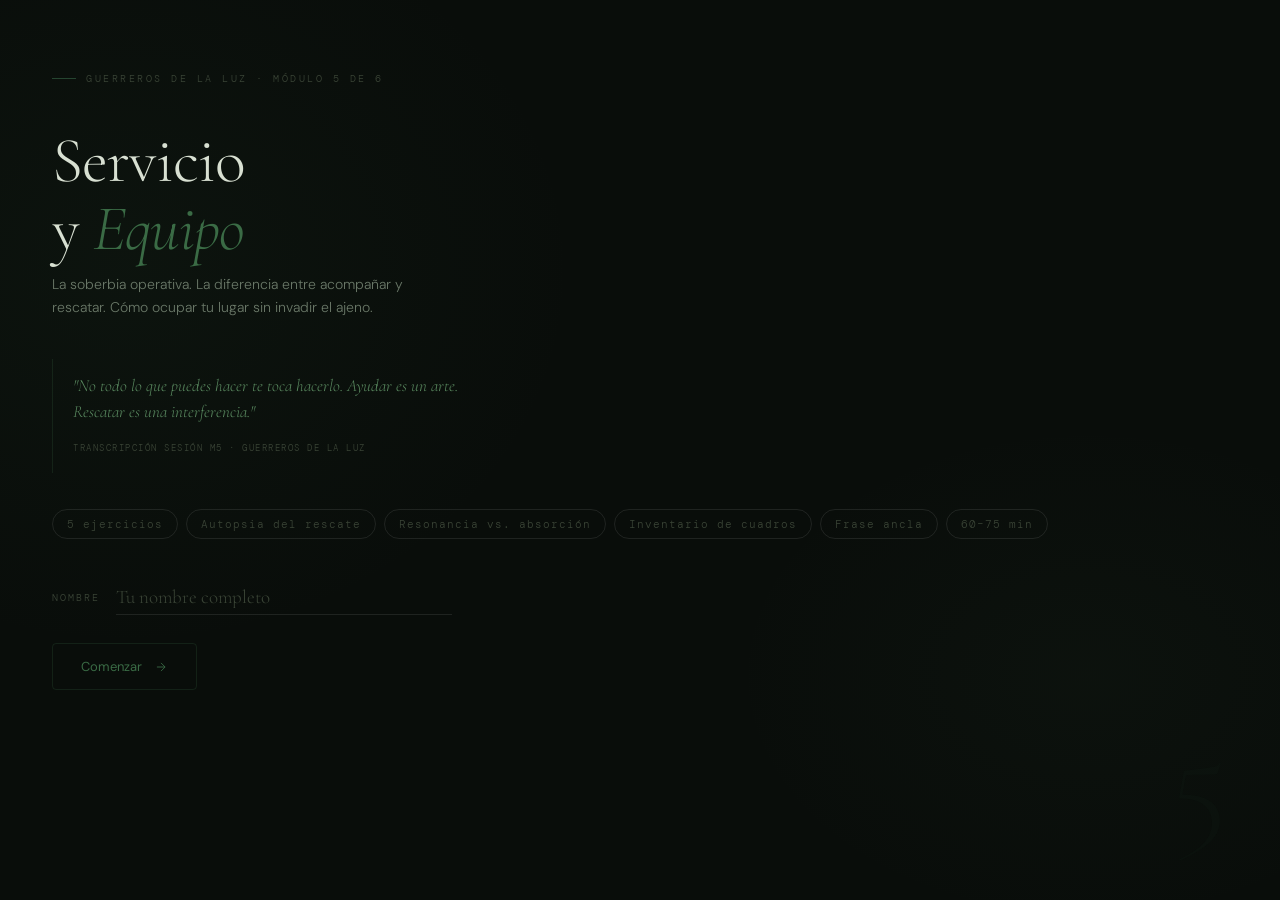
<file: public/universidad/dpl-2026/cuadernillos/M5.html>
<!DOCTYPE html>
<html lang="es">
<head>
<meta charset="UTF-8">
<meta name="viewport" content="width=device-width, initial-scale=1.0">
<title>Cuadernillo M5 · Servicio y Equipo · Guerreros de la Luz</title>
<link rel="preconnect" href="https://fonts.googleapis.com">
<link href="https://fonts.googleapis.com/css2?family=Cormorant+Garamond:ital,wght@0,300;0,400;1,300;1,400&family=DM+Mono:wght@300;400&family=DM+Sans:wght@300;400;500&display=swap" rel="stylesheet">
<style>
*,*::before,*::after{box-sizing:border-box;margin:0;padding:0}
:root{
  --bg:#090D0A;--bg2:#0E1410;--bg3:#141C16;--bg4:#1C261E;
  --forest:#3A6B45;--forest-dim:#254530;--forest-faint:rgba(58,107,69,0.07);--forest-border:rgba(58,107,69,0.22);
  --moss:#5A8A60;--moss-faint:rgba(90,138,96,0.08);--moss-border:rgba(90,138,96,0.2);
  --ember:#A04828;--ember-faint:rgba(160,72,40,0.07);--ember-border:rgba(160,72,40,0.2);
  --gold:#8A7030;--gold-faint:rgba(138,112,48,0.07);--gold-border:rgba(138,112,48,0.2);
  --slate:#4A5868;--slate-faint:rgba(74,88,104,0.07);--slate-border:rgba(74,88,104,0.2);
  --text:#D8E0D2;--text-mid:#6A7868;--text-dim:#3A4436;
  --border:rgba(255,255,255,0.05);--border-mid:rgba(255,255,255,0.09);
  --radius:4px;--radius-lg:10px;
}
html{scroll-behavior:smooth}
body{background:var(--bg);color:var(--text);font-family:'DM Sans',sans-serif;font-weight:300;line-height:1.7;min-height:100vh}

/* ── COVER ── */
.cover{min-height:100vh;display:flex;flex-direction:column;justify-content:space-between;padding:60px 52px 52px;position:relative;overflow:hidden}
.cover::before{content:'';position:absolute;inset:0;background:radial-gradient(ellipse 50% 60% at 10% 30%,rgba(58,107,69,0.07) 0%,transparent 70%),radial-gradient(ellipse 40% 40% at 85% 75%,rgba(90,138,96,0.04) 0%,transparent 70%);pointer-events:none}
.c-top{position:relative}
.c-badge{display:inline-flex;align-items:center;gap:10px;font-family:'DM Mono',monospace;font-size:10px;letter-spacing:2.5px;color:var(--text-dim);text-transform:uppercase;margin-bottom:40px}
.c-badge::before{content:'';width:24px;height:1px;background:var(--forest-dim)}
.c-title{font-family:'Cormorant Garamond',serif;font-size:clamp(38px,7vw,64px);font-weight:300;line-height:1.06;letter-spacing:-1px;color:var(--text);margin-bottom:10px}
.c-title em{font-style:italic;color:var(--forest)}
.c-sub{font-size:14px;color:var(--text-mid);max-width:380px;line-height:1.65;margin-bottom:40px}
.c-quote{border-left:1px solid var(--forest-border);padding:14px 20px;margin-bottom:36px;max-width:460px}
.c-quote p{font-family:'Cormorant Garamond',serif;font-size:17px;font-style:italic;color:var(--moss);line-height:1.55;margin-bottom:6px}
.c-quote cite{font-family:'DM Mono',monospace;font-size:9px;letter-spacing:1.5px;color:var(--text-dim);font-style:normal;text-transform:uppercase}
.c-pills{display:flex;flex-wrap:wrap;gap:8px;margin-bottom:40px}
.c-pill{font-size:11px;font-family:'DM Mono',monospace;letter-spacing:1px;padding:5px 14px;border:1px solid var(--border-mid);border-radius:20px;color:var(--text-dim)}
.name-row{display:flex;align-items:center;gap:16px;max-width:400px;margin-bottom:28px}
.name-row label{font-family:'DM Mono',monospace;font-size:10px;letter-spacing:2px;text-transform:uppercase;color:var(--text-dim);white-space:nowrap}
.name-row input{flex:1;background:transparent;border:none;border-bottom:1px solid var(--border-mid);color:var(--text);font-family:'Cormorant Garamond',serif;font-size:19px;font-weight:300;padding:6px 0;outline:none;transition:border-color .3s}
.name-row input:focus{border-bottom-color:var(--forest)}
.name-row input::placeholder{color:var(--text-dim)}
.c-cta{display:inline-flex;align-items:center;gap:12px;padding:14px 28px;background:transparent;border:1px solid var(--forest-border);color:var(--forest);font-family:'DM Sans',sans-serif;font-size:13px;cursor:pointer;border-radius:var(--radius);transition:all .3s}
.c-cta:hover{background:var(--forest-faint)}
.c-cta svg{width:14px;height:14px}
.c-num{position:absolute;right:52px;bottom:52px;font-family:'Cormorant Garamond',serif;font-size:clamp(80px,18vw,140px);font-weight:300;color:rgba(58,107,69,0.04);line-height:1;user-select:none;pointer-events:none}

/* ── MAIN ── */
.main{display:none}.main.visible{display:block}

/* ── PROGRESS ── */
.prog{position:sticky;top:0;z-index:100;background:var(--bg);border-bottom:1px solid var(--border);padding:10px 52px;display:flex;align-items:center;gap:18px}
.prog-label{font-family:'DM Mono',monospace;font-size:9px;letter-spacing:2px;text-transform:uppercase;color:var(--text-dim);white-space:nowrap}
.prog-track{flex:1;height:1px;background:var(--border);position:relative}
.prog-fill{position:absolute;left:0;top:0;height:100%;background:var(--forest);transition:width .5s ease}
.prog-pct{font-family:'DM Mono',monospace;font-size:9px;color:var(--forest-dim)}

/* ── SECTION ── */
.section{max-width:700px;margin:0 auto;padding:80px 52px;border-bottom:1px solid var(--border);opacity:0;transform:translateY(24px);transition:opacity .65s,transform .65s}
.section.revealed{opacity:1;transform:none}
.s-eye{display:flex;align-items:center;gap:14px;margin-bottom:28px}
.s-num{font-family:'DM Mono',monospace;font-size:9px;letter-spacing:2px;color:var(--text-dim)}
.s-line{flex:1;height:1px;background:var(--border)}
.s-tag{font-family:'DM Mono',monospace;font-size:9px;letter-spacing:2px;text-transform:uppercase;padding:3px 10px;border-radius:20px}
.tag-deteccion{color:var(--forest);border:1px solid var(--forest-border)}
.tag-autopsia{color:var(--ember);border:1px solid var(--ember-border)}
.tag-resonancia{color:var(--moss);border:1px solid var(--moss-border)}
.tag-inventario{color:var(--gold);border:1px solid var(--gold-border)}
.tag-limite{color:var(--slate);border:1px solid var(--slate-border)}
.s-title{font-family:'Cormorant Garamond',serif;font-size:clamp(28px,5vw,38px);font-weight:300;line-height:1.08;color:var(--text);margin-bottom:6px}
.s-title em{font-style:italic;color:var(--moss)}
.s-premise{font-family:'DM Mono',monospace;font-size:11px;letter-spacing:1px;color:var(--text-dim);margin-bottom:22px}
.s-intro{font-size:15px;color:var(--text-mid);line-height:1.78;margin-bottom:40px;padding-left:20px;border-left:1px solid var(--forest-border)}
.q-block{margin-bottom:34px}
.q-num{font-family:'DM Mono',monospace;font-size:9px;letter-spacing:2px;color:var(--text-dim);text-transform:uppercase;margin-bottom:8px}
.q-text{font-size:16px;color:var(--text);line-height:1.5;margin-bottom:12px;font-weight:300}
.q-hint{font-size:12px;color:var(--text-dim);line-height:1.6;margin-bottom:12px;font-style:italic}
textarea{width:100%;min-height:88px;background:var(--bg2);border:1px solid var(--border);border-radius:var(--radius);color:var(--text);font-family:'DM Sans',sans-serif;font-size:14px;font-weight:300;line-height:1.7;padding:14px 16px;resize:vertical;outline:none;transition:border-color .3s,background .3s}
textarea:focus{border-color:var(--forest-dim);background:var(--bg3)}
textarea::placeholder{color:var(--text-dim);font-style:italic}

/* ── URGENCIA / SENSOR CORPORAL ── */
.sensor-grid{display:grid;grid-template-columns:repeat(3,1fr);gap:8px;margin-bottom:16px}
.sensor-btn{background:var(--bg2);border:1px solid var(--border);border-radius:var(--radius);padding:10px 8px;font-family:'DM Sans',sans-serif;font-size:12px;font-weight:300;color:var(--text-mid);cursor:pointer;transition:all .2s;text-align:center}
.sensor-btn:hover{border-color:var(--border-mid);color:var(--text)}
.sensor-btn.sel{background:var(--forest-faint);border-color:var(--forest-border);color:var(--forest)}

/* ── AUTOPSIA CARDS ── */
.autopsia-block{background:var(--bg2);border:1px solid var(--border);border-radius:var(--radius-lg);overflow:hidden;margin-bottom:20px}
.autopsia-header{padding:14px 20px;border-bottom:1px solid var(--border);background:var(--bg3);display:flex;align-items:center;gap:10px}
.autopsia-dot{width:8px;height:8px;border-radius:50%;background:var(--ember);flex-shrink:0}
.autopsia-title{font-family:'DM Mono',monospace;font-size:9px;letter-spacing:2px;text-transform:uppercase;color:var(--ember)}
.autopsia-qs{padding:4px}
.autopsia-q{border-bottom:1px solid var(--border);padding:4px 0}
.autopsia-q:last-child{border-bottom:none}
.autopsia-q-label{padding:10px 16px 4px;font-size:11px;color:var(--text-dim);font-family:'DM Mono',monospace;letter-spacing:1px}
.autopsia-q textarea{border:none;background:transparent;min-height:56px;font-size:13px;padding:6px 16px 10px;border-radius:0}
.autopsia-q textarea:focus{background:var(--bg3);border:none}

/* ── RESONANCIA vs ABSORCIÓN ── */
.res-abs-wrap{display:grid;grid-template-columns:1fr 1fr;gap:12px;margin-bottom:24px}
.res-card{border-radius:var(--radius-lg);border:1px solid var(--border);overflow:hidden}
.res-card-header{padding:12px 16px;border-bottom:1px solid var(--border);background:var(--bg3);display:flex;align-items:center;gap:10px}
.res-icon{width:8px;height:8px;border-radius:50%;flex-shrink:0}
.res-icon.res{background:var(--moss)}
.res-icon.abs{background:var(--ember)}
.res-title{font-family:'DM Mono',monospace;font-size:9px;letter-spacing:2px;text-transform:uppercase}
.res-title.res{color:var(--moss)}
.res-title.abs{color:var(--ember)}
.res-def{padding:12px 14px;font-size:12px;color:var(--text-mid);line-height:1.6;border-bottom:1px solid var(--border);background:var(--bg2);font-style:italic}
.res-card textarea{border:none;background:var(--bg2);min-height:64px;font-size:13px;padding:8px 14px;border-radius:0}
.res-card textarea:focus{background:var(--bg3);border:none}

/* ── INVENTARIO DE CUADROS ── */
.cuadros-table{width:100%;border-collapse:collapse;margin-bottom:20px;font-size:13px}
.cuadros-table th{font-family:'DM Mono',monospace;font-size:9px;letter-spacing:2px;text-transform:uppercase;color:var(--text-dim);padding:10px 14px;border-bottom:1px solid var(--border);text-align:left;font-weight:400;background:var(--bg3)}
.cuadros-table td{padding:4px;border-bottom:1px solid var(--border);vertical-align:top}
.cuadros-table tr:last-child td{border-bottom:none}
.cuadros-table textarea{border:none;background:var(--bg2);min-height:52px;font-size:13px;padding:8px 12px;border-radius:0}
.cuadros-table textarea:focus{background:var(--bg3);border:none}
.cuadros-wrap{background:var(--bg2);border:1px solid var(--border);border-radius:var(--radius-lg);overflow:hidden;margin-bottom:20px}
.cuadros-tally{background:var(--bg3);border-top:1px solid var(--border);padding:14px 20px;display:flex;align-items:center;gap:20px;flex-wrap:wrap}
.tally-item{display:flex;flex-direction:column;gap:2px}
.tally-label{font-family:'DM Mono',monospace;font-size:9px;letter-spacing:2px;text-transform:uppercase;color:var(--text-dim)}
.tally-val{font-family:'DM Mono',monospace;font-size:20px;font-weight:400;color:var(--gold);line-height:1}
.tally-slider-wrap{flex:1;min-width:180px}
.tally-track{height:2px;background:var(--border-mid);border-radius:1px;position:relative;margin-top:8px}
.tally-fill{position:absolute;left:0;top:0;height:100%;background:var(--ember);border-radius:1px;transition:width .4s}
input[type=range].tslider{-webkit-appearance:none;appearance:none;width:100%;height:2px;background:transparent;outline:none;position:absolute;left:0;top:0;cursor:pointer}
input[type=range].tslider::-webkit-slider-thumb{-webkit-appearance:none;width:14px;height:14px;border-radius:50%;background:var(--ember);cursor:pointer;margin-top:-6px}

/* ── LÍMITE SCAFFOLD ── */
.limite-scaffold{background:var(--bg2);border:1px solid var(--border);border-radius:var(--radius-lg);overflow:hidden;margin-bottom:20px}
.limite-part{border-bottom:1px solid var(--border)}
.limite-part:last-child{border-bottom:none}
.limite-part-header{padding:12px 18px;background:var(--bg3);display:flex;align-items:center;gap:12px}
.limite-part-num{font-family:'DM Mono',monospace;font-size:9px;letter-spacing:2px;color:var(--text-dim)}
.limite-part-title{font-size:13px;color:var(--text);font-weight:500}
.limite-part textarea{border:none;background:transparent;min-height:60px;font-size:13px;padding:10px 18px;border-radius:0}
.limite-part textarea:focus{background:var(--bg3);border:none}

/* ── FRASE ANCLA ── */
.ancla-builder{background:var(--bg3);border:1px solid var(--forest-border);border-radius:var(--radius-lg);padding:28px;margin-bottom:20px;text-align:center;position:relative}
.ancla-builder::before{content:'⚓';position:absolute;top:12px;right:18px;font-size:20px;opacity:.2;line-height:1}
.ancla-label{font-family:'DM Mono',monospace;font-size:9px;letter-spacing:2px;text-transform:uppercase;color:var(--forest);margin-bottom:14px;display:block}
.ancla-template{font-family:'Cormorant Garamond',serif;font-size:16px;color:var(--text-mid);margin-bottom:14px;line-height:1.6}
.ancla-input{width:100%;background:transparent;border:none;border-bottom:1px solid var(--forest-border);color:var(--text);font-family:'Cormorant Garamond',serif;font-size:clamp(17px,3.5vw,22px);font-style:italic;font-weight:300;text-align:center;padding:10px 8px;outline:none;transition:border-color .3s}
.ancla-input:focus{border-bottom-color:var(--forest)}
.ancla-input::placeholder{color:var(--text-dim)}
.ancla-hint{font-size:11px;color:var(--text-dim);margin-top:12px;font-style:italic}
.ancla-examples{display:flex;flex-direction:column;gap:8px;margin-bottom:20px}
.ancla-example{display:flex;align-items:flex-start;gap:12px;padding:11px 14px;background:var(--bg2);border:1px solid var(--border);border-radius:var(--radius);cursor:pointer;transition:all .2s}
.ancla-example:hover{border-color:var(--forest-border);background:var(--forest-faint)}
.ancla-ex-num{font-family:'DM Mono',monospace;font-size:9px;color:var(--text-dim);flex-shrink:0;padding-top:2px}
.ancla-ex-text{font-family:'Cormorant Garamond',serif;font-size:15px;font-style:italic;color:var(--text-mid);line-height:1.5}

/* ── COMPLETE / NAV ── */
.sec-complete{display:none;align-items:center;gap:12px;padding:14px 18px;background:var(--forest-faint);border:1px solid var(--forest-border);border-radius:var(--radius);margin-top:32px}
.sec-complete.visible{display:flex}
.sec-complete-icon{width:18px;height:18px;border-radius:50%;background:var(--forest);display:flex;align-items:center;justify-content:center;flex-shrink:0}
.sec-complete-text{font-size:13px;color:var(--forest)}
.sec-nav{display:flex;justify-content:flex-end;margin-top:32px}
.nav-btn{display:inline-flex;align-items:center;gap:10px;padding:12px 24px;background:transparent;border:1px solid var(--border-mid);color:var(--text-mid);font-family:'DM Sans',sans-serif;font-size:13px;cursor:pointer;border-radius:var(--radius);transition:all .3s}
.nav-btn:hover{border-color:var(--forest-border);color:var(--forest)}
.nav-btn svg{width:14px;height:14px}
.divider{display:flex;align-items:center;gap:16px;margin:32px 0}
.divider-line{flex:1;height:1px;background:var(--border)}
.divider-mark{font-family:'Cormorant Garamond',serif;font-size:16px;color:var(--text-dim)}

/* ── AXIOM BOX ── */
.axiom{background:var(--bg3);border-left:2px solid var(--forest-border);padding:14px 20px;margin-bottom:24px;border-radius:0 var(--radius) var(--radius) 0}
.axiom p{font-family:'Cormorant Garamond',serif;font-size:18px;font-style:italic;color:var(--moss);line-height:1.55}

/* ── CIERRE ── */
.cierre{max-width:700px;margin:0 auto;padding:80px 52px 100px}
.cierre-icon{font-family:'Cormorant Garamond',serif;font-size:48px;color:var(--forest);opacity:.35;margin-bottom:20px}
.cierre-title{font-family:'Cormorant Garamond',serif;font-size:32px;font-weight:300;color:var(--text);margin-bottom:16px}
.cierre-body{font-size:14px;color:var(--text-mid);line-height:1.8;max-width:500px;margin-bottom:40px}
.summary-card{background:var(--bg2);border:1px solid var(--border);border-radius:var(--radius-lg);padding:28px;margin-bottom:28px}
.sum-sec{margin-bottom:22px}
.sum-sec:last-child{margin-bottom:0}
.sum-label{font-family:'DM Mono',monospace;font-size:9px;letter-spacing:2px;text-transform:uppercase;color:var(--forest-dim);margin-bottom:8px}
.sum-body{font-size:13px;color:var(--text-mid);line-height:1.7}
.sum-ancla{font-family:'Cormorant Garamond',serif;font-size:20px;font-style:italic;color:var(--forest);line-height:1.5}
.btn-row{display:flex;gap:12px;flex-wrap:wrap}
.btn-p{display:inline-flex;align-items:center;gap:10px;padding:13px 28px;background:var(--forest-faint);border:1px solid var(--forest-border);color:var(--forest);font-family:'DM Sans',sans-serif;font-size:13px;cursor:pointer;border-radius:var(--radius);transition:all .3s}
.btn-p:hover{background:rgba(58,107,69,.12)}
.btn-s{display:inline-flex;align-items:center;gap:10px;padding:13px 28px;background:transparent;border:1px solid var(--border-mid);color:var(--text-mid);font-family:'DM Sans',sans-serif;font-size:13px;cursor:pointer;border-radius:var(--radius);transition:all .3s}
.btn-s:hover{color:var(--text)}

/* ── PRINT ── */
@media print{
  body{background:#fff;color:#1a1a1a}
  .prog,.nav-btn,.btn-row,.c-cta,.ancla-examples,.sensor-btn{display:none!important}
  .cover{min-height:auto;page-break-after:always;background:#fff}
  .cover::before,.c-num{display:none}
  .c-title,.cierre-title,.s-title{color:#1a1a1a}
  .section{opacity:1!important;transform:none!important;border-bottom:1px solid #e0e0e0}
  textarea{color:#1a1a1a;background:#f8f8f8;border-color:#ddd}
  .autopsia-block,.res-card,.cuadros-wrap,.limite-scaffold,.ancla-builder,.summary-card{background:#f8f8f8;border-color:#ddd}
  .autopsia-header,.res-card-header,.limite-part-header,.cuadros-table th,.cuadros-tally{background:#efefef}
  .sensor-btn.sel{background:#f0f5f0;border-color:#3A6B45;color:#254530}
}

/* ── RESPONSIVE ── */
@media(max-width:600px){
  .cover,.section,.cierre{padding:48px 24px}
  .prog{padding:10px 24px}
  .sensor-grid{grid-template-columns:1fr 1fr}
  .res-abs-wrap{grid-template-columns:1fr}
  .cuadros-table{display:block;overflow-x:auto}
  .c-num{font-size:80px;right:24px;bottom:36px}
  .name-row input{font-size:16px}
}
</style>
</head>
<body>

<!-- ═══ COVER ═══ -->
<section class="cover" id="cover">
  <div class="c-top">
    <div class="c-badge">Guerreros de la Luz · Módulo 5 de 6</div>
    <h1 class="c-title">Servicio<br>y <em>Equipo</em></h1>
    <p class="c-sub">La soberbia operativa. La diferencia entre acompañar y rescatar. Cómo ocupar tu lugar sin invadir el ajeno.</p>
    <div class="c-quote">
      <p>"No todo lo que puedes hacer te toca hacerlo. Ayudar es un arte. Rescatar es una interferencia."</p>
      <cite>Transcripción sesión M5 · Guerreros de la Luz</cite>
    </div>
    <div class="c-pills">
      <span class="c-pill">5 ejercicios</span>
      <span class="c-pill">Autopsia del rescate</span>
      <span class="c-pill">Resonancia vs. absorción</span>
      <span class="c-pill">Inventario de cuadros</span>
      <span class="c-pill">Frase ancla</span>
      <span class="c-pill">60–75 min</span>
    </div>
    <div class="name-row">
      <label for="nombre">Nombre</label>
      <input type="text" id="nombre" placeholder="Tu nombre completo" autocomplete="name">
    </div>
    <button class="c-cta" onclick="iniciar()">
      Comenzar
      <svg viewBox="0 0 24 24" fill="none" stroke="currentColor" stroke-width="1.5"><path d="M5 12h14M12 5l7 7-7 7"/></svg>
    </button>
  </div>
  <div class="c-num">5</div>
</section>

<!-- ═══ MAIN ═══ -->
<div class="main" id="main">
  <div class="prog">
    <span class="prog-label">Progreso</span>
    <div class="prog-track"><div class="prog-fill" id="prog-fill" style="width:0%"></div></div>
    <span class="prog-pct" id="prog-pct">0%</span>
  </div>

  <!-- ── EJ 1: DETECCIÓN — DESDE DÓNDE ME MUEVO ── -->
  <section class="section" id="sec-1">
    <div class="s-eye"><span class="s-num">01</span><div class="s-line"></div><span class="s-tag tag-deteccion">Detección</span></div>
    <h2 class="s-title">Desde dónde<br><em>me muevo</em></h2>
    <p class="s-premise">Cuando hay presión, solemos reaccionar desde impulsos automáticos — antes de que lo decidamos.</p>
    <p class="s-intro">Piensa en una situación reciente donde sentiste la urgencia de intervenir en una tarea, mensaje o conversación que no era tu responsabilidad directa. La soberbia operativa no siempre llega como arrogancia — a veces llega como ansiedad, como incomodidad de ver el caos, como la certeza silenciosa de que sin ti algo va a salir mal.</p>

    <div class="q-block">
      <div class="q-num">La situación</div>
      <p class="q-text">¿Cuál fue la situación donde sentiste la urgencia de intervenir aunque no te correspondía?</p>
      <textarea id="d-situacion" placeholder="La situación fue..." oninput="saveAndUpdate()"></textarea>
    </div>

    <div class="q-block">
      <div class="q-num">El sensor corporal</div>
      <p class="q-text">¿En qué parte del cuerpo sentiste esa urgencia?</p>
      <p class="q-hint">Tu cuerpo registró la urgencia antes que tu mente la nombrara. Selecciona dónde la sentiste.</p>
    </div>
    <div class="sensor-grid">
      <button class="sensor-btn" id="sb-pecho" onclick="toggleSensor('pecho')">Presión en el pecho</button>
      <button class="sensor-btn" id="sb-mandibula" onclick="toggleSensor('mandibula')">Mandíbula trabada</button>
      <button class="sensor-btn" id="sb-calor" onclick="toggleSensor('calor')">Calor en el cuerpo</button>
      <button class="sensor-btn" id="sb-estomago" onclick="toggleSensor('estomago')">Nudos en el estómago</button>
      <button class="sensor-btn" id="sb-aceleracion" onclick="toggleSensor('aceleracion')">Aceleración del pulso</button>
      <button class="sensor-btn" id="sb-tension" onclick="toggleSensor('tension')">Tensión en los hombros</button>
    </div>

    <div class="axiom">
      <p>"No todo lo que puedes hacer te toca hacerlo."</p>
    </div>

    <div class="q-block">
      <div class="q-num">La pregunta honesta</div>
      <p class="q-text">¿Te correspondía intervenir — o te incomodaba quedarte fuera y ver el caos?</p>
      <p class="q-hint">Estas dos cosas no son lo mismo. Una viene del sistema. La otra viene de tu ansiedad.</p>
      <textarea id="d-honesta" placeholder="Lo que me corresponde reconocer es que..." oninput="saveAndUpdate()" style="min-height:72px"></textarea>
    </div>

    <div class="sec-complete" id="complete-1">
      <div class="sec-complete-icon"><svg width="10" height="8" viewBox="0 0 10 8" fill="none"><path d="M1 4l3 3 5-6" stroke="white" stroke-width="1.5" stroke-linecap="round" stroke-linejoin="round"/></svg></div>
      <span class="sec-complete-text">Ejercicio 1 completado — detectaste desde dónde te moviste.</span>
    </div>
    <div class="sec-nav">
      <button class="nav-btn" onclick="goTo('sec-2')">Siguiente<svg viewBox="0 0 24 24" fill="none" stroke="currentColor" stroke-width="1.5"><path d="M5 12h14M12 5l7 7-7 7"/></svg></button>
    </div>
  </section>

  <!-- ── EJ 2: AUTOPSIA DEL RESCATE ── -->
  <section class="section" id="sec-2">
    <div class="s-eye"><span class="s-num">02</span><div class="s-line"></div><span class="s-tag tag-autopsia">Autopsia del rescate</span></div>
    <h2 class="s-title">La autopsia<br>del <em>rescate</em></h2>
    <p class="s-premise">Detecta cuándo tu ayuda es en realidad una búsqueda de control o un alivio personal.</p>
    <p class="s-intro">Nos cuesta tanto trabajo tolerar la impotencia, el silencio o el error ajeno que actuamos para calmar nuestra propia ansiedad. Cuando rescatas a alguien de su propia responsabilidad, le robas su fuerza y desordenas el sistema. Esta autopsia no es para culparte — es para ver con claridad lo que estás haciendo y por qué.</p>

    <div class="q-block">
      <div class="q-num">Identifica la persona o área</div>
      <p class="q-text">¿A quién le estás ayudando de forma intensa o constante ahora mismo — en tu servicio, trabajo o familia?</p>
      <p class="q-hint">Pon el nombre o la función. No la situación — la persona o el área específica.</p>
      <textarea id="a-persona" placeholder="La persona o área es..." oninput="saveAndUpdate()" style="min-height:60px"></textarea>
    </div>

    <div class="autopsia-block">
      <div class="autopsia-header"><div class="autopsia-dot"></div><span class="autopsia-title">Honestidad brutal — responde las tres preguntas</span></div>
      <div class="autopsia-qs">
        <div class="autopsia-q">
          <div class="autopsia-q-label">01 · ¿A quién estás intentando salvar — y qué rol tomas al hacerlo?</div>
          <textarea id="a-q1" placeholder="Estoy intentando salvar a... y desde el rol de..." oninput="saveAndUpdate()"></textarea>
        </div>
        <div class="autopsia-q">
          <div class="autopsia-q-label">02 · ¿Qué sientes cuando no intervienes — cuando te quedas callado y dejas que el otro resuelva?</div>
          <textarea id="a-q2" placeholder="Cuando no intervengo, siento..." oninput="saveAndUpdate()"></textarea>
        </div>
        <div class="autopsia-q">
          <div class="autopsia-q-label">03 · ¿Tu ayuda le está desarrollando su capacidad — o se la está reemplazando?</div>
          <textarea id="a-q3" placeholder="Lo que mi ayuda en realidad le está haciendo es..." oninput="saveAndUpdate()"></textarea>
        </div>
      </div>
    </div>

    <div class="axiom">
      <p>"Te acompaño a tu orilla. No me tiro al mar."</p>
    </div>

    <div class="sec-complete" id="complete-2">
      <div class="sec-complete-icon"><svg width="10" height="8" viewBox="0 0 10 8" fill="none"><path d="M1 4l3 3 5-6" stroke="white" stroke-width="1.5" stroke-linecap="round" stroke-linejoin="round"/></svg></div>
      <span class="sec-complete-text">Ejercicio 2 completado — autopsia del rescate hecha.</span>
    </div>
    <div class="sec-nav">
      <button class="nav-btn" onclick="goTo('sec-3')">Siguiente<svg viewBox="0 0 24 24" fill="none" stroke="currentColor" stroke-width="1.5"><path d="M5 12h14M12 5l7 7-7 7"/></svg></button>
    </div>
  </section>

  <!-- ── EJ 3: RESONANCIA vs ABSORCIÓN ── -->
  <section class="section" id="sec-3">
    <div class="s-eye"><span class="s-num">03</span><div class="s-line"></div><span class="s-tag tag-resonancia">Diferenciación</span></div>
    <h2 class="s-title">Resonancia<br>vs. <em>Absorción</em></h2>
    <p class="s-premise">Para sostener al otro, primero debes estar bien sostenido en tu propio lugar.</p>
    <p class="s-intro">La resonancia es: "Siento lo que te pasa, te puedo comprender — y sigo siendo yo y tú sigues siendo tú. Puedo ayudarte porque estoy firme en mi orilla." La absorción es: "Me convertí en tu dolor, me llevo tu problema a casa, dejo de dormir por tu crisis." La diferencia no está en cuánto te importa la persona — está en desde dónde le respondes.</p>

    <div class="res-abs-wrap">
      <div class="res-card">
        <div class="res-card-header"><div class="res-icon res"></div><span class="res-title res">Resonancia</span></div>
        <div class="res-def">Estoy contigo sin perderme a mí mismo. Firme en mi orilla.</div>
        <textarea id="r-resonancia" placeholder="En esta situación, resonar significa para mí..." oninput="saveAndUpdate()"></textarea>
      </div>
      <div class="res-card">
        <div class="res-card-header"><div class="res-icon abs"></div><span class="res-title abs">Absorción</span></div>
        <div class="res-def">Me hundo contigo. Pierdo mi lugar para estar en el tuyo.</div>
        <textarea id="r-absorcion" placeholder="Cuando me absorbo, lo que suele pasar es..." oninput="saveAndUpdate()"></textarea>
      </div>
    </div>

    <div class="q-block">
      <div class="q-num">Tu patrón actual</div>
      <p class="q-text">¿Tiendes más a la resonancia o a la absorción? ¿En qué relación o contexto específico se nota más?</p>
      <textarea id="r-patron" placeholder="Tiendo más a... y se nota especialmente cuando..." oninput="saveAndUpdate()"></textarea>
    </div>

    <div class="q-block">
      <div class="q-num">Lo que te cuesta no absorber</div>
      <p class="q-text">¿Qué tendría que tolerar — sentir — si te quedas en tu orilla en lugar de tirarte al mar?</p>
      <p class="q-hint">Tolerar la impotencia, el silencio, el error ajeno, la incomodidad de no resolver... Nómbralo.</p>
      <textarea id="r-tolerar" placeholder="Lo que tendría que tolerar es..." oninput="saveAndUpdate()" style="min-height:68px"></textarea>
    </div>

    <div class="sec-complete" id="complete-3">
      <div class="sec-complete-icon"><svg width="10" height="8" viewBox="0 0 10 8" fill="none"><path d="M1 4l3 3 5-6" stroke="white" stroke-width="1.5" stroke-linecap="round" stroke-linejoin="round"/></svg></div>
      <span class="sec-complete-text">Ejercicio 3 completado — reconociste tu orilla.</span>
    </div>
    <div class="sec-nav">
      <button class="nav-btn" onclick="goTo('sec-4')">Siguiente<svg viewBox="0 0 24 24" fill="none" stroke="currentColor" stroke-width="1.5"><path d="M5 12h14M12 5l7 7-7 7"/></svg></button>
    </div>
  </section>

  <!-- ── EJ 4: INVENTARIO DE CUADROS ── -->
  <section class="section" id="sec-4">
    <div class="s-eye"><span class="s-num">04</span><div class="s-line"></div><span class="s-tag tag-inventario">Inventario de cuadros</span></div>
    <h2 class="s-title">¿Quién sostiene<br><em>tu lugar?</em></h2>
    <p class="s-premise">Un líder que está en todas partes no está en ninguna. Cuando ocupas el lugar del otro, abandonas el tuyo.</p>
    <p class="s-intro">En Guerreros de la Luz, cada servicio es una frontera. Cuando cruzas la frontera ajena, dejas tu propia tierra sin guardia. Ocurren dos tragedias: invades al compañero y le robas su dignidad de servidor — y abandonas tu cuadro, donde nadie está cuidando lo que realmente te toca.</p>

    <div class="q-block">
      <div class="q-num">Las tres situaciones de esta semana</div>
      <p class="q-text">Haz una lista de tres situaciones que más te quitaron el sueño, la paz o el tiempo esta semana — en tu servicio, trabajo o familia.</p>
    </div>

    <div class="cuadros-wrap">
      <table class="cuadros-table">
        <thead>
          <tr>
            <th style="width:40%">La situación</th>
            <th style="width:30%">¿Me correspondía?</th>
            <th style="width:30%">Lo que descuidé al ir ahí</th>
          </tr>
        </thead>
        <tbody>
          <tr>
            <td><textarea id="c1-sit" placeholder="Qué pasó..." oninput="saveAndUpdate()"></textarea></td>
            <td><textarea id="c1-corr" placeholder="Sí / No / Parcialmente — porque..." oninput="saveAndUpdate()"></textarea></td>
            <td><textarea id="c1-desc" placeholder="Mientras estaba ahí, descuidé..." oninput="saveAndUpdate()"></textarea></td>
          </tr>
          <tr>
            <td><textarea id="c2-sit" placeholder="Qué pasó..." oninput="saveAndUpdate()"></textarea></td>
            <td><textarea id="c2-corr" placeholder="Sí / No / Parcialmente — porque..." oninput="saveAndUpdate()"></textarea></td>
            <td><textarea id="c2-desc" placeholder="Mientras estaba ahí, descuidé..." oninput="saveAndUpdate()"></textarea></td>
          </tr>
          <tr>
            <td><textarea id="c3-sit" placeholder="Qué pasó..." oninput="saveAndUpdate()"></textarea></td>
            <td><textarea id="c3-corr" placeholder="Sí / No / Parcialmente — porque..." oninput="saveAndUpdate()"></textarea></td>
            <td><textarea id="c3-desc" placeholder="Mientras estaba ahí, descuidé..." oninput="saveAndUpdate()"></textarea></td>
          </tr>
        </tbody>
      </table>
      <div class="cuadros-tally">
        <div class="tally-item">
          <span class="tally-label">De las 3, estaban fuera de mi cuadro</span>
          <span class="tally-val" id="tally-val">—</span>
        </div>
        <div class="tally-slider-wrap">
          <div style="font-size:11px;color:var(--text-dim);margin-bottom:4px;font-family:'DM Mono',monospace;letter-spacing:1px">Cantidad fuera de mi cuadro</div>
          <div class="tally-track" style="position:relative;height:2px;">
            <div class="tally-fill" id="tally-fill" style="width:0%"></div>
            <input type="range" class="tslider" id="tally-slider" min="0" max="3" value="0" step="1" oninput="updateTally(this.value)">
          </div>
        </div>
      </div>
    </div>

    <div class="q-block">
      <div class="q-num">Lo que está huérfano</div>
      <p class="q-text">Mientras vigilabas esas situaciones ajenas, ¿qué parte de tu propio servicio quedó descuidada por tu ausencia?</p>
      <textarea id="c-huerfano" placeholder="Lo que quedó sin atención en mi cuadro real fue..." oninput="saveAndUpdate()"></textarea>
    </div>

    <div class="sec-complete" id="complete-4">
      <div class="sec-complete-icon"><svg width="10" height="8" viewBox="0 0 10 8" fill="none"><path d="M1 4l3 3 5-6" stroke="white" stroke-width="1.5" stroke-linecap="round" stroke-linejoin="round"/></svg></div>
      <span class="sec-complete-text">Ejercicio 4 completado — inventario de cuadros hecho.</span>
    </div>
    <div class="sec-nav">
      <button class="nav-btn" onclick="goTo('sec-5')">Último ejercicio<svg viewBox="0 0 24 24" fill="none" stroke="currentColor" stroke-width="1.5"><path d="M5 12h14M12 5l7 7-7 7"/></svg></button>
    </div>
  </section>

  <!-- ── EJ 5: LÍMITES CON PROPÓSITO + FRASE ANCLA ── -->
  <section class="section" id="sec-5">
    <div class="s-eye"><span class="s-num">05</span><div class="s-line"></div><span class="s-tag tag-limite">Límites con propósito</span></div>
    <h2 class="s-title">El no<br>que <em>cuida</em></h2>
    <p class="s-premise">El que no sabe decir no termina odiando el servicio que alguna vez amó.</p>
    <p class="s-intro">Un límite no es un muro para separar — es un filtro para proteger. Cuando dices no a una carga que no te toca, le estás diciendo sí a la salud, al orden y a la sostenibilidad de tu propio servicio. Un límite sano fomenta la madurez: obliga a los demás a ocupar su lugar y resolver lo que les toca.</p>

    <div class="q-block">
      <div class="q-num">El límite que te da pavor poner</div>
      <p class="q-text">Completa las tres partes del ejercicio de límite con propósito.</p>
    </div>

    <div class="limite-scaffold">
      <div class="limite-part">
        <div class="limite-part-header">
          <span class="limite-part-num">01</span>
          <span class="limite-part-title">El límite — escríbelo específico y directo</span>
        </div>
        <textarea id="l-limite" placeholder="No voy a... / No puedo hacer... / A partir de ahora..." oninput="saveAndUpdate()"></textarea>
      </div>
      <div class="limite-part">
        <div class="limite-part-header">
          <span class="limite-part-num">02</span>
          <span class="limite-part-title">El fantasma — ¿qué te dice tu mente sobre lo que va a pasar si lo pones?</span>
        </div>
        <textarea id="l-fantasma" placeholder="Mi mente me dice que si pongo este límite, va a pasar que..." oninput="saveAndUpdate()"></textarea>
      </div>
      <div class="limite-part">
        <div class="limite-part-header">
          <span class="limite-part-num">03</span>
          <span class="limite-part-title">La verdad sistémica — ¿de qué manera este límite ayudaría al equipo a largo plazo?</span>
        </div>
        <textarea id="l-verdad" placeholder="A largo plazo, si pongo este límite, el sistema se beneficia porque..." oninput="saveAndUpdate()"></textarea>
      </div>
    </div>

    <div class="axiom">
      <p>"Mi límite no te aleja. Protege nuestro servicio."</p>
    </div>

    <div class="divider"><div class="divider-line"></div><span class="divider-mark">◈</span><div class="divider-line"></div></div>

    <div class="q-block">
      <div class="q-num">Frase ancla — práctica semanal</div>
      <p class="q-text">Elige o construye tu frase ancla. Es la frase que vas a decirte a ti mismo cuando quieras intervenir donde no te corresponde.</p>
      <p class="q-hint">Un ancla no te lleva a ningún lado — te detiene en tu lugar cuando viene la tormenta. La frase ancla hace lo mismo con tu urgencia de intervenir.</p>
    </div>

    <div class="ancla-examples">
      <div class="ancla-example" onclick="usarAncla('Para que mi servicio sea digno, yo me comprometo a ocupar mi lugar.')">
        <span class="ancla-ex-num">01</span>
        <span class="ancla-ex-text">"Para que mi servicio sea digno, yo me comprometo a ocupar mi lugar."</span>
      </div>
      <div class="ancla-example" onclick="usarAncla('Respondo al valor, no a la presión.')">
        <span class="ancla-ex-num">02</span>
        <span class="ancla-ex-text">"Respondo al valor, no a la presión."</span>
      </div>
      <div class="ancla-example" onclick="usarAncla('Te acompaño a tu orilla. No me tiro al mar.')">
        <span class="ancla-ex-num">03</span>
        <span class="ancla-ex-text">"Te acompaño a tu orilla. No me tiro al mar."</span>
      </div>
      <div class="ancla-example" onclick="usarAncla('Si ocupo mi lugar, el sistema descansa.')">
        <span class="ancla-ex-num">04</span>
        <span class="ancla-ex-text">"Si ocupo mi lugar, el sistema descansa."</span>
      </div>
    </div>

    <div class="ancla-builder">
      <span class="ancla-label">Mi frase ancla</span>
      <div class="ancla-template">Cuando quiera intervenir donde no me toca, me digo:</div>
      <input class="ancla-input" id="frase-ancla" type="text" placeholder="Escribe o edita tu frase aquí..." oninput="saveAndUpdate()">
      <div class="ancla-hint">Corta. Específica. Tuya. Que recuerdes en el momento más difícil.</div>
    </div>

    <div class="q-block">
      <div class="q-num">Compromiso de práctica semanal</div>
      <p class="q-text">¿En qué momento específico de esta semana vas a necesitar esta frase ancla?</p>
      <p class="q-hint">Anticipa el detonante. "Cuando vea que X no está haciendo Y." "Cuando me llegue un mensaje de Z pidiendo que intervenga en..."</p>
      <textarea id="ancla-cuando" placeholder="Voy a necesitar esta frase cuando..." oninput="saveAndUpdate()" style="min-height:72px"></textarea>
    </div>

    <div class="sec-complete" id="complete-5">
      <div class="sec-complete-icon"><svg width="10" height="8" viewBox="0 0 10 8" fill="none"><path d="M1 4l3 3 5-6" stroke="white" stroke-width="1.5" stroke-linecap="round" stroke-linejoin="round"/></svg></div>
      <span class="sec-complete-text">Ejercicio 5 completado — tienes tu límite y tu ancla.</span>
    </div>
    <div class="sec-nav">
      <button class="nav-btn" onclick="goTo('sec-cierre')">Ver mi resumen<svg viewBox="0 0 24 24" fill="none" stroke="currentColor" stroke-width="1.5"><path d="M5 12h14M12 5l7 7-7 7"/></svg></button>
    </div>
  </section>

  <!-- ── CIERRE ── -->
  <section class="section cierre" id="sec-cierre">
    <div class="cierre-icon">◈</div>
    <h2 class="cierre-title">Módulo 5 completado</h2>
    <p class="cierre-body">Liderar en Guerreros de la Luz no es una carrera para ver quién resuelve más. Es una práctica de resistencia y orden. La madurez de un equipo se mide por la capacidad de sus integrantes para sostener su lugar — incluso cuando el caos invita a desubicarse. La promesa del orden: si tú ocupas tu lugar, el sistema descansa.</p>

    <div class="summary-card">
      <div class="sum-sec">
        <div class="sum-label">Nombre</div>
        <div class="sum-body" id="s-nombre">—</div>
      </div>
      <div class="sum-sec">
        <div class="sum-label">Lo que me correspondía reconocer sobre mi intervención</div>
        <div class="sum-body" id="s-honesta">—</div>
      </div>
      <div class="sum-sec">
        <div class="sum-label">A quién estoy rescatando y qué le está haciendo eso</div>
        <div class="sum-body" id="s-rescate">—</div>
      </div>
      <div class="sum-sec">
        <div class="sum-label">Tiendo más a</div>
        <div class="sum-body" id="s-patron">—</div>
      </div>
      <div class="sum-sec">
        <div class="sum-label">El límite que me da pavor poner</div>
        <div class="sum-body" id="s-limite">—</div>
      </div>
      <div class="sum-sec">
        <div class="sum-label">Mi frase ancla</div>
        <div class="sum-body sum-ancla" id="s-ancla">—</div>
      </div>
      <div class="sum-sec">
        <div class="sum-label">Práctica semanal</div>
        <div class="sum-body">Mantenerse en la función propia — permitir que otros resuelvan lo suyo. Cuando aparezca la urgencia de intervenir, aplicar la frase ancla. Reportar a la madrina qué sorprendió más del módulo.</div>
      </div>
    </div>

    <div class="btn-row">
      <button class="btn-p" onclick="window.print()">
        <svg width="14" height="14" viewBox="0 0 24 24" fill="none" stroke="currentColor" stroke-width="1.5"><path d="M6 9V2h12v7M6 18H4a2 2 0 01-2-2v-5a2 2 0 012-2h16a2 2 0 012 2v5a2 2 0 01-2 2h-2M6 14h12v8H6z"/></svg>
        Imprimir / Guardar PDF
      </button>
      <button class="btn-s" onclick="resetAll()">
        <svg width="14" height="14" viewBox="0 0 24 24" fill="none" stroke="currentColor" stroke-width="1.5"><path d="M3 12a9 9 0 109-9"/></svg>
        Nuevo intento
      </button>
    </div>
  </section>
</div>

<script>
const KEY='gdl_m5_v1';
let sensors=new Set();

/* ── SENSOR CORPORAL ── */
function toggleSensor(id){
  const btn=document.getElementById('sb-'+id);
  if(!btn)return;
  if(sensors.has(id)){sensors.delete(id);btn.classList.remove('sel')}
  else{sensors.add(id);btn.classList.add('sel')}
  saveAndUpdate();
}

/* ── TALLY ── */
function updateTally(v){
  const n=parseInt(v);
  const fill=document.getElementById('tally-fill');
  const val=document.getElementById('tally-val');
  if(fill)fill.style.width=(n/3*100)+'%';
  if(val)val.textContent=n+' de 3';
  saveAndUpdate();
}

/* ── FRASE ANCLA ── */
function usarAncla(txt){
  const el=document.getElementById('frase-ancla');
  if(el){el.value=txt;saveAndUpdate()}
}

/* ── SAVE / LOAD ── */
function getData(){
  const d={nombre:document.getElementById('nombre')?.value||'',sensors:Array.from(sensors),tally:document.getElementById('tally-slider')?.value||'0'};
  document.querySelectorAll('textarea[id],input[id]').forEach(el=>{
    if(el.id&&el.id!=='nombre'&&el.id!=='tally-slider'&&!el.id.startsWith('sb-'))d[el.id]=el.value;
  });
  return d;
}
function saveAndUpdate(){
  try{localStorage.setItem(KEY,JSON.stringify(getData()))}catch(e){}
  updateProgress();updateSummary();
}
function loadSaved(){
  try{
    const s=JSON.parse(localStorage.getItem(KEY)||'{}');
    Object.keys(s).forEach(k=>{
      const el=document.getElementById(k);
      if(el&&(el.tagName==='TEXTAREA'||el.tagName==='INPUT'))el.value=s[k];
    });
    if(s.sensors&&Array.isArray(s.sensors)){s.sensors.forEach(id=>{sensors.add(id);document.getElementById('sb-'+id)?.classList.add('sel')})}
    if(s.tally){document.getElementById('tally-slider').value=s.tally;updateTally(s.tally)}
  }catch(e){}
}

/* ── PROGRESS ── */
function updateProgress(){
  const ids=['d-situacion','d-honesta','a-persona','a-q1','a-q2','a-q3','r-resonancia','r-absorcion','r-patron','c1-sit','c1-desc','c-huerfano','l-limite','l-fantasma','l-verdad','frase-ancla','ancla-cuando'];
  const filled=ids.filter(id=>{const el=document.getElementById(id);return el&&el.value.trim().length>4}).length;
  const pct=Math.round((filled/ids.length)*100);
  document.getElementById('prog-fill').style.width=pct+'%';
  document.getElementById('prog-pct').textContent=pct+'%';
  checkSec(1,['d-situacion','d-honesta']);
  checkSec(2,['a-persona','a-q1','a-q2','a-q3']);
  checkSec(3,['r-resonancia','r-absorcion','r-patron']);
  checkSec(4,['c1-sit','c-huerfano']);
  checkSec(5,['l-limite','l-fantasma','l-verdad','frase-ancla']);
}
function checkSec(n,ids){
  const done=ids.every(id=>{const el=document.getElementById(id);return el&&el.value.trim().length>4});
  document.getElementById('complete-'+n)?.classList.toggle('visible',done);
}

/* ── SUMMARY ── */
function updateSummary(){
  setText('s-nombre',document.getElementById('nombre')?.value||'—');
  setText('s-honesta',document.getElementById('d-honesta')?.value||'—');
  const a1=document.getElementById('a-persona')?.value;
  const a3=document.getElementById('a-q3')?.value;
  setText('s-rescate',[a1,a3].filter(Boolean).join(' — ')||'—');
  setText('s-patron',document.getElementById('r-patron')?.value||'—');
  setText('s-limite',document.getElementById('l-limite')?.value||'—');
  setText('s-ancla',document.getElementById('frase-ancla')?.value||'—');
}
function setText(id,v){const el=document.getElementById(id);if(el)el.textContent=v}

/* ── REVEAL / NAV ── */
function revealSections(){
  const secs=document.querySelectorAll('.section');
  const obs=new IntersectionObserver(entries=>{entries.forEach(e=>{if(e.isIntersecting){e.target.classList.add('revealed');obs.unobserve(e.target)}})},{threshold:.04});
  secs.forEach(s=>obs.observe(s));
  setTimeout(()=>secs[0]?.classList.add('revealed'),80);
}
function goTo(id){
  const el=document.getElementById(id);
  if(el){el.classList.add('revealed');window.scrollTo({top:el.getBoundingClientRect().top+window.scrollY-80,behavior:'smooth'})}
}

/* ── START / RESET ── */
function iniciar(){
  const n=document.getElementById('nombre').value.trim();
  if(!n){document.getElementById('nombre').focus();return}
  document.getElementById('cover').style.display='none';
  document.getElementById('main').classList.add('visible');
  loadSaved();revealSections();saveAndUpdate();
}
function resetAll(){
  if(!confirm('¿Borrar todas las respuestas?'))return;
  try{localStorage.removeItem(KEY)}catch(e){}
  document.querySelectorAll('textarea,input[type=text]').forEach(el=>el.value='');
  sensors.clear();
  document.querySelectorAll('.sensor-btn').forEach(b=>b.classList.remove('sel'));
  document.getElementById('tally-slider').value=0;updateTally(0);
  saveAndUpdate();window.scrollTo({top:0,behavior:'smooth'});
}
window.addEventListener('beforeunload',saveAndUpdate);
</script>
<script src="../progreso.js" defer></script>
</body>
</html>
</file>
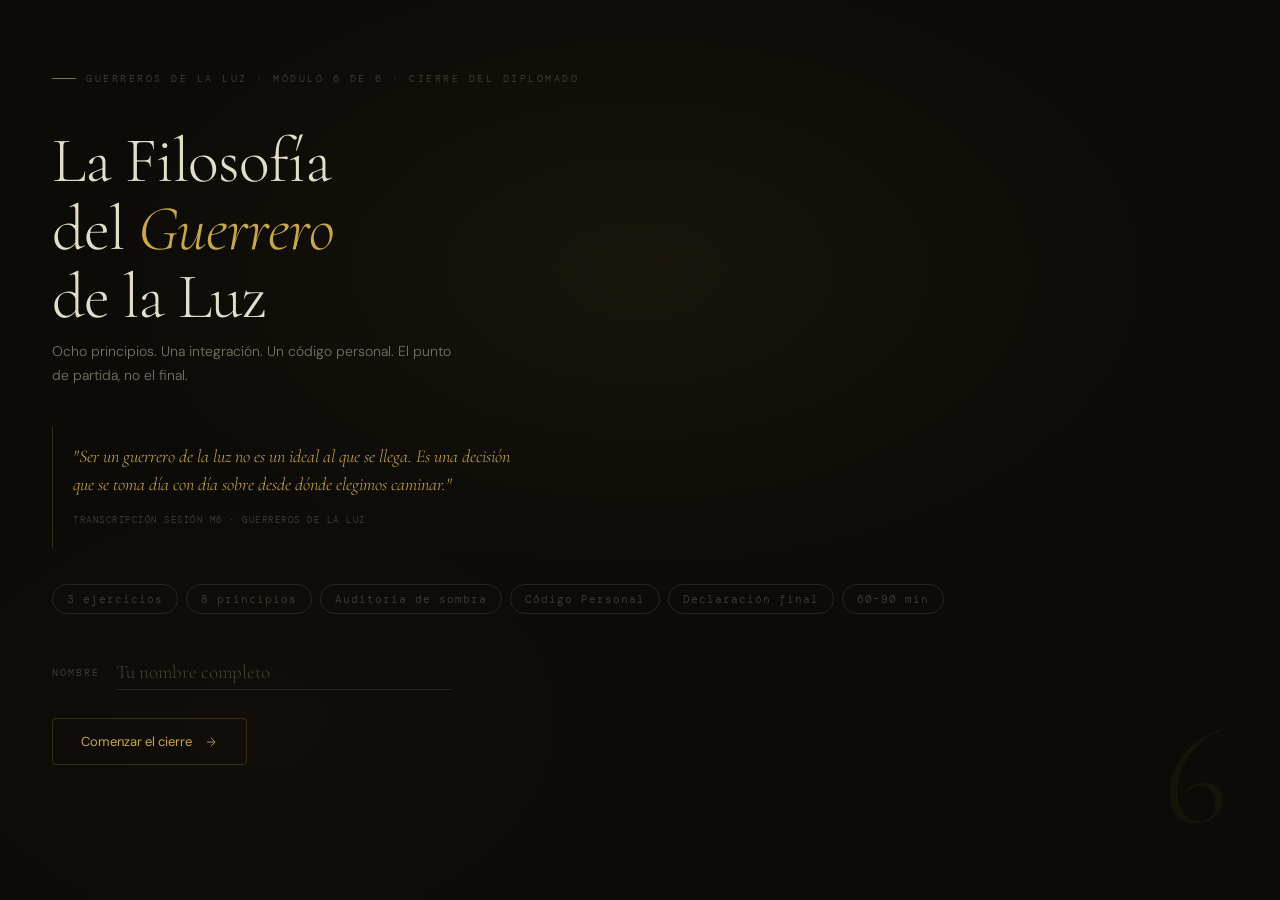
<file: public/universidad/dpl-2026/cuadernillos/M6.html>
<!DOCTYPE html>
<html lang="es">
<head>
<meta charset="UTF-8">
<meta name="viewport" content="width=device-width, initial-scale=1.0">
<title>Cuadernillo M6 · Filosofía del Guerrero de la Luz · Guerreros de la Luz</title>
<link rel="preconnect" href="https://fonts.googleapis.com">
<link href="https://fonts.googleapis.com/css2?family=Cormorant+Garamond:ital,wght@0,300;0,400;0,600;1,300;1,400;1,600&family=DM+Mono:wght@300;400&family=DM+Sans:wght@300;400;500&display=swap" rel="stylesheet">
<style>
*,*::before,*::after{box-sizing:border-box;margin:0;padding:0}
:root{
  --bg:#0D0B08;--bg2:#141008;--bg3:#1C1710;--bg4:#26201A;
  --gold:#C8A84A;--gold-dim:#8A7030;--gold-faint:rgba(200,168,74,0.07);--gold-border:rgba(200,168,74,0.22);
  --parchment:#D8CCA8;--parchment-dim:#9A8E72;--parchment-faint:rgba(216,204,168,0.06);
  --ember:#A04830;--ember-faint:rgba(160,72,48,0.07);--ember-border:rgba(160,72,48,0.2);
  --text:#E4DEC8;--text-mid:#7A7262;--text-dim:#464038;
  --border:rgba(255,255,255,0.06);--border-mid:rgba(255,255,255,0.1);
  --radius:4px;--radius-lg:10px;
}
html{scroll-behavior:smooth}
body{background:var(--bg);color:var(--text);font-family:'DM Sans',sans-serif;font-weight:300;line-height:1.7;min-height:100vh}

/* ── COVER ── */
.cover{min-height:100vh;display:flex;flex-direction:column;justify-content:space-between;padding:60px 52px 52px;position:relative;overflow:hidden}
.cover::before{content:'';position:absolute;inset:0;background:radial-gradient(ellipse 60% 50% at 50% 30%,rgba(200,168,74,0.06) 0%,transparent 70%),radial-gradient(ellipse 40% 40% at 20% 80%,rgba(160,72,48,0.03) 0%,transparent 70%);pointer-events:none}
.c-top{position:relative}
.c-badge{display:inline-flex;align-items:center;gap:10px;font-family:'DM Mono',monospace;font-size:10px;letter-spacing:2.5px;color:var(--text-dim);text-transform:uppercase;margin-bottom:40px}
.c-badge::before{content:'';width:24px;height:1px;background:var(--gold-dim)}
.c-title{font-family:'Cormorant Garamond',serif;font-size:clamp(36px,7vw,64px);font-weight:300;line-height:1.06;letter-spacing:-1px;color:var(--text);margin-bottom:10px}
.c-title em{font-style:italic;color:var(--gold)}
.c-sub{font-size:14px;color:var(--text-mid);max-width:400px;line-height:1.65;margin-bottom:40px}
.c-quote{border-left:1px solid var(--gold-border);padding:16px 20px;margin-bottom:36px;max-width:480px}
.c-quote p{font-family:'Cormorant Garamond',serif;font-size:18px;font-style:italic;color:var(--gold);line-height:1.55;margin-bottom:6px}
.c-quote cite{font-family:'DM Mono',monospace;font-size:9px;letter-spacing:1.5px;color:var(--text-dim);font-style:normal;text-transform:uppercase}
.c-pills{display:flex;flex-wrap:wrap;gap:8px;margin-bottom:40px}
.c-pill{font-size:11px;font-family:'DM Mono',monospace;letter-spacing:1px;padding:5px 14px;border:1px solid var(--border-mid);border-radius:20px;color:var(--text-dim)}
.name-row{display:flex;align-items:center;gap:16px;max-width:400px;margin-bottom:28px}
.name-row label{font-family:'DM Mono',monospace;font-size:10px;letter-spacing:2px;text-transform:uppercase;color:var(--text-dim);white-space:nowrap}
.name-row input{flex:1;background:transparent;border:none;border-bottom:1px solid var(--border-mid);color:var(--text);font-family:'Cormorant Garamond',serif;font-size:19px;font-weight:300;padding:6px 0;outline:none;transition:border-color .3s}
.name-row input:focus{border-bottom-color:var(--gold)}
.name-row input::placeholder{color:var(--text-dim)}
.c-cta{display:inline-flex;align-items:center;gap:12px;padding:14px 28px;background:transparent;border:1px solid var(--gold-border);color:var(--gold);font-family:'DM Sans',sans-serif;font-size:13px;cursor:pointer;border-radius:var(--radius);transition:all .3s}
.c-cta:hover{background:var(--gold-faint)}
.c-cta svg{width:14px;height:14px}
.c-num{position:absolute;right:52px;bottom:52px;font-family:'Cormorant Garamond',serif;font-size:clamp(80px,18vw,140px);font-weight:300;color:rgba(200,168,74,0.05);line-height:1;user-select:none;pointer-events:none}

/* ── MAIN ── */
.main{display:none}.main.visible{display:block}

/* ── PROGRESS ── */
.prog{position:sticky;top:0;z-index:100;background:var(--bg);border-bottom:1px solid var(--border);padding:10px 52px;display:flex;align-items:center;gap:18px}
.prog-label{font-family:'DM Mono',monospace;font-size:9px;letter-spacing:2px;text-transform:uppercase;color:var(--text-dim);white-space:nowrap}
.prog-track{flex:1;height:1px;background:var(--border);position:relative}
.prog-fill{position:absolute;left:0;top:0;height:100%;background:var(--gold);transition:width .5s ease}
.prog-pct{font-family:'DM Mono',monospace;font-size:9px;color:var(--gold-dim)}

/* ── SECTION ── */
.section{max-width:700px;margin:0 auto;padding:80px 52px;border-bottom:1px solid var(--border);opacity:0;transform:translateY(24px);transition:opacity .65s,transform .65s}
.section.revealed{opacity:1;transform:none}
.s-eye{display:flex;align-items:center;gap:14px;margin-bottom:28px}
.s-num{font-family:'DM Mono',monospace;font-size:9px;letter-spacing:2px;color:var(--text-dim)}
.s-line{flex:1;height:1px;background:var(--border)}
.s-tag{font-family:'DM Mono',monospace;font-size:9px;letter-spacing:2px;text-transform:uppercase;padding:3px 10px;border-radius:20px}
.tag-principios{color:var(--gold);border:1px solid var(--gold-border)}
.tag-auditoria{color:var(--parchment-dim);border:1px solid rgba(216,204,168,0.2)}
.tag-codigo{color:var(--gold);border:1px solid var(--gold-border)}
.tag-declaracion{color:var(--ember);border:1px solid var(--ember-border)}
.s-title{font-family:'Cormorant Garamond',serif;font-size:clamp(28px,5vw,38px);font-weight:300;line-height:1.08;color:var(--text);margin-bottom:6px}
.s-title em{font-style:italic;color:var(--gold)}
.s-premise{font-family:'DM Mono',monospace;font-size:11px;letter-spacing:1px;color:var(--text-dim);margin-bottom:22px}
.s-intro{font-size:15px;color:var(--text-mid);line-height:1.78;margin-bottom:40px;padding-left:20px;border-left:1px solid var(--gold-border)}
.q-block{margin-bottom:34px}
.q-num{font-family:'DM Mono',monospace;font-size:9px;letter-spacing:2px;color:var(--text-dim);text-transform:uppercase;margin-bottom:8px}
.q-text{font-size:16px;color:var(--text);line-height:1.5;margin-bottom:12px;font-weight:300}
.q-hint{font-size:12px;color:var(--text-dim);line-height:1.6;margin-bottom:12px;font-style:italic}
textarea{width:100%;min-height:88px;background:var(--bg2);border:1px solid var(--border);border-radius:var(--radius);color:var(--text);font-family:'DM Sans',sans-serif;font-size:14px;font-weight:300;line-height:1.7;padding:14px 16px;resize:vertical;outline:none;transition:border-color .3s,background .3s}
textarea:focus{border-color:var(--gold-dim);background:var(--bg3)}
textarea::placeholder{color:var(--text-dim);font-style:italic}

/* ── 8 PRINCIPIOS ── */
.principios-grid{display:grid;grid-template-columns:1fr 1fr;gap:10px;margin-bottom:28px}
.principio-card{background:var(--bg2);border:1px solid var(--border);border-radius:var(--radius-lg);padding:16px 18px;transition:all .3s;cursor:default}
.principio-num{font-family:'DM Mono',monospace;font-size:9px;letter-spacing:2px;color:var(--gold-dim);margin-bottom:6px}
.principio-name{font-family:'Cormorant Garamond',serif;font-size:20px;font-weight:400;color:var(--text);margin-bottom:4px}
.principio-def{font-size:12px;color:var(--text-mid);line-height:1.55}
.principio-rating{display:flex;gap:6px;margin-top:10px}
.pr-dot{width:10px;height:10px;border-radius:50%;border:1px solid var(--border-mid);cursor:pointer;transition:all .2s;flex-shrink:0}
.pr-dot.lit{background:var(--gold);border-color:var(--gold)}
.pr-label{font-family:'DM Mono',monospace;font-size:9px;color:var(--text-dim);margin-top:4px;letter-spacing:1px}

/* ── AUDITORÍA DE SOMBRA ── */
.auditoria-rows{display:flex;flex-direction:column;gap:10px;margin-bottom:24px}
.auditoria-row{background:var(--bg2);border:1px solid var(--border);border-radius:var(--radius-lg);overflow:hidden}
.auditoria-head{padding:12px 18px;background:var(--bg3);border-bottom:1px solid var(--border);display:flex;align-items:center;gap:12px}
.auditoria-icon{width:7px;height:7px;border-radius:50%;flex-shrink:0;background:var(--gold-dim)}
.auditoria-title{font-size:13px;color:var(--text);font-weight:500}
.auditoria-cols{display:grid;grid-template-columns:1fr 1fr;gap:0}
.auditoria-col{padding:0;border-right:1px solid var(--border)}
.auditoria-col:last-child{border-right:none}
.auditoria-col-label{padding:8px 14px 4px;font-family:'DM Mono',monospace;font-size:8px;letter-spacing:2px;text-transform:uppercase;color:var(--text-dim)}
.auditoria-col textarea{border:none;background:transparent;min-height:60px;font-size:13px;padding:6px 14px 10px;border-radius:0}
.auditoria-col textarea:focus{background:var(--bg3);border:none}

/* ── TRIÁNGULO DE COHERENCIA ── */
.coherencia-check{display:grid;grid-template-columns:1fr 1fr;gap:10px;margin-bottom:20px}
.coh-check-item{background:var(--bg2);border:1px solid var(--border);border-radius:var(--radius);padding:14px 16px;display:flex;align-items:flex-start;gap:12px;cursor:pointer;transition:all .2s}
.coh-check-item:hover{border-color:var(--border-mid)}
.coh-check-item.checked{background:var(--gold-faint);border-color:var(--gold-border)}
.coh-cb{width:16px;height:16px;border-radius:3px;border:1px solid var(--border-mid);display:flex;align-items:center;justify-content:center;flex-shrink:0;margin-top:1px;transition:all .2s}
.coh-check-item.checked .coh-cb{background:var(--gold);border-color:var(--gold)}
.coh-cb-text{font-size:12px;color:var(--text-mid);line-height:1.5}
.coh-check-item.checked .coh-cb-text{color:var(--text)}

/* ── CÓDIGO PERSONAL ── */
.codigo-doc{background:var(--bg3);border:1px solid var(--gold-border);border-radius:var(--radius-lg);padding:32px 36px;margin-bottom:24px;position:relative}
.codigo-doc::before{content:'';position:absolute;inset:0;border-radius:var(--radius-lg);background:radial-gradient(ellipse 80% 60% at 50% 0%,rgba(200,168,74,0.04) 0%,transparent 70%);pointer-events:none}
.codigo-header{text-align:center;margin-bottom:28px;padding-bottom:20px;border-bottom:1px solid var(--gold-border)}
.codigo-eyebrow{font-family:'DM Mono',monospace;font-size:9px;letter-spacing:3px;text-transform:uppercase;color:var(--gold-dim);margin-bottom:8px}
.codigo-title{font-family:'Cormorant Garamond',serif;font-size:28px;font-weight:400;color:var(--text)}
.codigo-name-display{font-family:'Cormorant Garamond',serif;font-size:16px;font-style:italic;color:var(--gold);margin-top:4px}
.codigo-section{margin-bottom:20px}
.codigo-section-label{font-family:'DM Mono',monospace;font-size:9px;letter-spacing:2px;text-transform:uppercase;color:var(--gold-dim);margin-bottom:8px}
.codigo-section textarea{border-color:var(--border);background:var(--bg4)}
.codigo-section textarea:focus{border-color:var(--gold-dim);background:var(--bg3)}
.codigo-commitment{border-top:1px solid var(--gold-border);padding-top:20px;margin-top:8px;text-align:center}
.codigo-commitment-label{font-family:'DM Mono',monospace;font-size:9px;letter-spacing:2px;text-transform:uppercase;color:var(--text-dim);margin-bottom:12px}
.codigo-commitment-input{width:100%;background:transparent;border:none;border-bottom:1px solid var(--gold-border);color:var(--text);font-family:'Cormorant Garamond',serif;font-size:clamp(16px,3.5vw,22px);font-style:italic;font-weight:300;text-align:center;padding:10px 8px;outline:none;transition:border-color .3s}
.codigo-commitment-input:focus{border-bottom-color:var(--gold)}
.codigo-commitment-input::placeholder{color:var(--text-dim)}
.codigo-seal{font-family:'Cormorant Garamond',serif;font-size:32px;color:var(--gold);opacity:.3;margin-top:16px;line-height:1;text-align:center}

/* ── DECLARACIÓN FINAL ── */
.declaracion-wrap{background:var(--bg3);border:1px solid var(--gold-border);border-radius:var(--radius-lg);padding:32px;margin-bottom:28px;text-align:center;position:relative;overflow:hidden}
.declaracion-wrap::before{content:'◈';position:absolute;top:-20px;left:50%;transform:translateX(-50%);font-size:80px;color:var(--gold);opacity:.04;line-height:1;font-family:'Cormorant Garamond',serif}
.declaracion-label{font-family:'DM Mono',monospace;font-size:9px;letter-spacing:3px;text-transform:uppercase;color:var(--gold);margin-bottom:20px;display:block}
.declaracion-stem{font-family:'Cormorant Garamond',serif;font-size:20px;color:var(--text-mid);margin-bottom:14px;line-height:1.5}
.declaracion-input{width:100%;background:transparent;border:none;border-bottom:1px solid var(--gold-border);color:var(--text);font-family:'Cormorant Garamond',serif;font-size:clamp(18px,4vw,26px);font-style:italic;font-weight:300;text-align:center;padding:10px 8px;outline:none;transition:border-color .3s}
.declaracion-input:focus{border-bottom-color:var(--gold)}
.declaracion-input::placeholder{color:var(--text-dim)}
.declaracion-hint{font-size:11px;color:var(--text-dim);margin-top:14px;font-style:italic}
.declaracion-examples{display:flex;flex-direction:column;gap:8px;margin-bottom:20px}
.decl-example{display:flex;align-items:flex-start;gap:12px;padding:11px 14px;background:var(--bg2);border:1px solid var(--border);border-radius:var(--radius);cursor:pointer;transition:all .2s}
.decl-example:hover{border-color:var(--gold-border);background:var(--gold-faint)}
.decl-ex-num{font-family:'DM Mono',monospace;font-size:9px;color:var(--text-dim);flex-shrink:0;padding-top:2px}
.decl-ex-text{font-family:'Cormorant Garamond',serif;font-size:15px;font-style:italic;color:var(--text-mid);line-height:1.5}

/* ── COMPLETE / NAV ── */
.sec-complete{display:none;align-items:center;gap:12px;padding:14px 18px;background:var(--gold-faint);border:1px solid var(--gold-border);border-radius:var(--radius);margin-top:32px}
.sec-complete.visible{display:flex}
.sec-complete-icon{width:18px;height:18px;border-radius:50%;background:var(--gold);display:flex;align-items:center;justify-content:center;flex-shrink:0}
.sec-complete-text{font-size:13px;color:var(--gold)}
.sec-nav{display:flex;justify-content:flex-end;margin-top:32px}
.nav-btn{display:inline-flex;align-items:center;gap:10px;padding:12px 24px;background:transparent;border:1px solid var(--border-mid);color:var(--text-mid);font-family:'DM Sans',sans-serif;font-size:13px;cursor:pointer;border-radius:var(--radius);transition:all .3s}
.nav-btn:hover{border-color:var(--gold-border);color:var(--gold)}
.nav-btn svg{width:14px;height:14px}
.divider{display:flex;align-items:center;gap:16px;margin:32px 0}
.divider-line{flex:1;height:1px;background:var(--border)}
.divider-mark{font-family:'Cormorant Garamond',serif;font-size:16px;color:var(--text-dim)}

/* ── CIERRE TOTAL ── */
.cierre-total{max-width:700px;margin:0 auto;padding:80px 52px 120px;text-align:center}
.cierre-emblem{font-family:'Cormorant Garamond',serif;font-size:56px;color:var(--gold);opacity:.4;margin-bottom:20px;line-height:1}
.cierre-title{font-family:'Cormorant Garamond',serif;font-size:clamp(28px,5vw,40px);font-weight:300;color:var(--text);margin-bottom:20px;line-height:1.2}
.cierre-body{font-size:15px;color:var(--text-mid);line-height:1.85;max-width:520px;margin:0 auto 48px}
.diploma-card{background:var(--bg2);border:1px solid var(--gold-border);border-radius:var(--radius-lg);padding:36px;margin-bottom:32px;position:relative}
.diploma-card::before{content:'';position:absolute;inset:8px;border:1px solid rgba(200,168,74,0.08);border-radius:8px;pointer-events:none}
.diploma-eyebrow{font-family:'DM Mono',monospace;font-size:9px;letter-spacing:3px;text-transform:uppercase;color:var(--gold-dim);margin-bottom:16px}
.diploma-name{font-family:'Cormorant Garamond',serif;font-size:clamp(22px,4vw,32px);font-weight:300;color:var(--text);margin-bottom:8px}
.diploma-sub{font-size:13px;color:var(--text-mid);margin-bottom:24px}
.diploma-principles{display:flex;flex-wrap:wrap;gap:8px;justify-content:center;margin-bottom:24px}
.dp-pill{font-family:'DM Mono',monospace;font-size:9px;letter-spacing:2px;text-transform:uppercase;padding:5px 12px;border:1px solid var(--gold-border);border-radius:20px;color:var(--gold-dim)}
.diploma-declaration{font-family:'Cormorant Garamond',serif;font-size:18px;font-style:italic;color:var(--gold);line-height:1.6;padding:20px;border-top:1px solid var(--gold-border);margin-top:8px}
.diploma-seal{font-size:28px;color:var(--gold);opacity:.35;margin-top:16px;font-family:'Cormorant Garamond',serif}
.btn-row{display:flex;gap:12px;flex-wrap:wrap;justify-content:center;margin-top:8px}
.btn-p{display:inline-flex;align-items:center;gap:10px;padding:14px 32px;background:var(--gold-faint);border:1px solid var(--gold-border);color:var(--gold);font-family:'DM Sans',sans-serif;font-size:13px;cursor:pointer;border-radius:var(--radius);transition:all .3s}
.btn-p:hover{background:rgba(200,168,74,.12)}
.btn-s{display:inline-flex;align-items:center;gap:10px;padding:14px 28px;background:transparent;border:1px solid var(--border-mid);color:var(--text-mid);font-family:'DM Sans',sans-serif;font-size:13px;cursor:pointer;border-radius:var(--radius);transition:all .3s}
.btn-s:hover{color:var(--text)}

/* ── PRINT ── */
@media print{
  body{background:#fff;color:#1a1a1a}
  .prog,.nav-btn,.btn-row,.c-cta,.declaracion-examples,.decl-example{display:none!important}
  .cover{min-height:auto;page-break-after:always;background:#fff}
  .cover::before,.c-num{display:none}
  .c-title,.s-title,.cierre-title,.diploma-name,.codigo-title{color:#1a1a1a}
  .section{opacity:1!important;transform:none!important;border-bottom:1px solid #e0e0e0}
  textarea{color:#1a1a1a;background:#f8f8f8;border-color:#ddd}
  .principio-card,.auditoria-row,.codigo-doc,.declaracion-wrap,.diploma-card,.cierre-total{background:#f8f8f8;border-color:#ddd}
  .auditoria-head,.codigo-header,.diploma-card::before{background:#efefef}
  .coh-check-item.checked{background:#fef9ee;border-color:#C8A84A}
  .diploma-card::before{display:none}
}

/* ── RESPONSIVE ── */
@media(max-width:600px){
  .cover,.section,.cierre-total{padding:48px 24px}
  .prog{padding:10px 24px}
  .principios-grid{grid-template-columns:1fr}
  .coherencia-check{grid-template-columns:1fr}
  .auditoria-cols{grid-template-columns:1fr}
  .auditoria-col{border-right:none;border-bottom:1px solid var(--border)}
  .auditoria-col:last-child{border-bottom:none}
  .codigo-doc{padding:24px 20px}
  .c-num{font-size:80px;right:24px;bottom:36px}
  .name-row input{font-size:16px}
}
</style>
</head>
<body>

<!-- ═══ COVER ═══ -->
<section class="cover" id="cover">
  <div class="c-top">
    <div class="c-badge">Guerreros de la Luz · Módulo 6 de 6 · Cierre del Diplomado</div>
    <h1 class="c-title">La Filosofía<br>del <em>Guerrero</em><br>de la Luz</h1>
    <p class="c-sub">Ocho principios. Una integración. Un código personal. El punto de partida, no el final.</p>
    <div class="c-quote">
      <p>"Ser un guerrero de la luz no es un ideal al que se llega. Es una decisión que se toma día con día sobre desde dónde elegimos caminar."</p>
      <cite>Transcripción sesión M6 · Guerreros de la Luz</cite>
    </div>
    <div class="c-pills">
      <span class="c-pill">3 ejercicios</span>
      <span class="c-pill">8 principios</span>
      <span class="c-pill">Auditoría de sombra</span>
      <span class="c-pill">Código Personal</span>
      <span class="c-pill">Declaración final</span>
      <span class="c-pill">60–90 min</span>
    </div>
    <div class="name-row">
      <label for="nombre">Nombre</label>
      <input type="text" id="nombre" placeholder="Tu nombre completo" autocomplete="name">
    </div>
    <button class="c-cta" onclick="iniciar()">
      Comenzar el cierre
      <svg viewBox="0 0 24 24" fill="none" stroke="currentColor" stroke-width="1.5"><path d="M5 12h14M12 5l7 7-7 7"/></svg>
    </button>
  </div>
  <div class="c-num">6</div>
</section>

<!-- ═══ MAIN ═══ -->
<div class="main" id="main">
  <div class="prog">
    <span class="prog-label">Progreso — Módulo final</span>
    <div class="prog-track"><div class="prog-fill" id="prog-fill" style="width:0%"></div></div>
    <span class="prog-pct" id="prog-pct">0%</span>
  </div>

  <!-- ── EJ 1: LOS 8 PRINCIPIOS ── -->
  <section class="section" id="sec-1">
    <div class="s-eye"><span class="s-num">01</span><div class="s-line"></div><span class="s-tag tag-principios">Los 8 principios</span></div>
    <h2 class="s-title">Los cimientos<br>y el <em>rumbo</em></h2>
    <p class="s-premise">Toda persona vive con una filosofía — aunque no la nombre. La diferencia está en vivirla consciente o automáticamente.</p>
    <p class="s-intro">Este módulo une todo lo que has trabajado en los cinco anteriores. Los ocho principios no son mandamientos — son una forma concreta de colocarte frente a la vida cuando la realidad no coincide con lo que esperabas. Lee cada uno, califica honestamente dónde estás y escribe lo que te mueve de él.</p>

    <div class="principios-grid" id="principios-grid">
      <!-- Generados por JS -->
    </div>

    <div class="q-block">
      <div class="q-num">Reflexión</div>
      <p class="q-text">¿Con cuál de los ocho principios tienes la mayor deuda pendiente? ¿Por qué ese y no otro?</p>
      <textarea id="p-reflexion" placeholder="El principio con el que tengo más deuda es... porque..." oninput="saveAndUpdate()"></textarea>
    </div>

    <div class="sec-complete" id="complete-1">
      <div class="sec-complete-icon"><svg width="10" height="8" viewBox="0 0 10 8" fill="none"><path d="M1 4l3 3 5-6" stroke="white" stroke-width="1.5" stroke-linecap="round" stroke-linejoin="round"/></svg></div>
      <span class="sec-complete-text">Ejercicio 1 completado — los ocho principios mapeados.</span>
    </div>
    <div class="sec-nav">
      <button class="nav-btn" onclick="goTo('sec-2')">Siguiente<svg viewBox="0 0 24 24" fill="none" stroke="currentColor" stroke-width="1.5"><path d="M5 12h14M12 5l7 7-7 7"/></svg></button>
    </div>
  </section>

  <!-- ── EJ 2: AUDITORÍA DE SOMBRA + COHERENCIA ── -->
  <section class="section" id="sec-2">
    <div class="s-eye"><span class="s-num">02</span><div class="s-line"></div><span class="s-tag tag-auditoria">Auditoría de sombra</span></div>
    <h2 class="s-title">Realidad objetiva<br>vs. <em>historia narrativa</em></h2>
    <p class="s-premise">La sombra no es lo que eres. Es lo que llevas negando que eres.</p>
    <p class="s-intro">Integrar la sombra psicológica no es exhibirla — es reconocerla para que no te dirija desde la oscuridad. Para cada área, escribe la realidad objetiva (lo que realmente pasa, sin adornos) y la historia narrativa (lo que te cuentas sobre eso para no hacerte cargo). La diferencia entre ambas es el tamaño de tu zona ciega.</p>

    <div class="auditoria-rows">
      <div class="auditoria-row">
        <div class="auditoria-head"><div class="auditoria-icon"></div><span class="auditoria-title">En mi liderazgo</span></div>
        <div class="auditoria-cols">
          <div class="auditoria-col">
            <div class="auditoria-col-label">Realidad objetiva</div>
            <textarea id="au1-real" placeholder="Lo que objetivamente ocurre es..." oninput="saveAndUpdate()"></textarea>
          </div>
          <div class="auditoria-col">
            <div class="auditoria-col-label">Historia narrativa</div>
            <textarea id="au1-hist" placeholder="La historia que me cuento es..." oninput="saveAndUpdate()"></textarea>
          </div>
        </div>
      </div>
      <div class="auditoria-row">
        <div class="auditoria-head"><div class="auditoria-icon"></div><span class="auditoria-title">En mis relaciones más cercanas</span></div>
        <div class="auditoria-cols">
          <div class="auditoria-col">
            <div class="auditoria-col-label">Realidad objetiva</div>
            <textarea id="au2-real" placeholder="Lo que objetivamente ocurre es..." oninput="saveAndUpdate()"></textarea>
          </div>
          <div class="auditoria-col">
            <div class="auditoria-col-label">Historia narrativa</div>
            <textarea id="au2-hist" placeholder="La historia que me cuento es..." oninput="saveAndUpdate()"></textarea>
          </div>
        </div>
      </div>
      <div class="auditoria-row">
        <div class="auditoria-head"><div class="auditoria-icon"></div><span class="auditoria-title">Conmigo mismo</span></div>
        <div class="auditoria-cols">
          <div class="auditoria-col">
            <div class="auditoria-col-label">Realidad objetiva</div>
            <textarea id="au3-real" placeholder="Lo que objetivamente ocurre es..." oninput="saveAndUpdate()"></textarea>
          </div>
          <div class="auditoria-col">
            <div class="auditoria-col-label">Historia narrativa</div>
            <textarea id="au3-hist" placeholder="La historia que me cuento es..." oninput="saveAndUpdate()"></textarea>
          </div>
        </div>
      </div>
    </div>

    <div class="divider"><div class="divider-line"></div><span class="divider-mark">◈</span><div class="divider-line"></div></div>

    <div class="q-block">
      <div class="q-num">Triángulo de coherencia</div>
      <p class="q-text">Coherencia no es perfección — es reducir la distancia entre lo que piensas, lo que dices y lo que haces. Marca lo que ya está alineado en ti:</p>
    </div>

    <div class="coherencia-check" id="coherencia-checks">
      <!-- Generados por JS -->
    </div>

    <div class="q-block">
      <div class="q-num">El liderazgo prescindible</div>
      <p class="q-text">Un líder maduro sabe que su trabajo es volverse prescindible — que el sistema funcione sin necesitar que él esté en todas partes. ¿Dónde eres prescindible hoy? ¿Dónde te sigue necesitando el sistema porque no has formado a nadie más?</p>
      <textarea id="p-prescindible" placeholder="Soy prescindible en... pero el sistema me sigue necesitando en... porque no he..." oninput="saveAndUpdate()" style="min-height:90px"></textarea>
    </div>

    <div class="sec-complete" id="complete-2">
      <div class="sec-complete-icon"><svg width="10" height="8" viewBox="0 0 10 8" fill="none"><path d="M1 4l3 3 5-6" stroke="white" stroke-width="1.5" stroke-linecap="round" stroke-linejoin="round"/></svg></div>
      <span class="sec-complete-text">Ejercicio 2 completado — auditoría de sombra hecha.</span>
    </div>
    <div class="sec-nav">
      <button class="nav-btn" onclick="goTo('sec-3')">Último ejercicio<svg viewBox="0 0 24 24" fill="none" stroke="currentColor" stroke-width="1.5"><path d="M5 12h14M12 5l7 7-7 7"/></svg></button>
    </div>
  </section>

  <!-- ── EJ 3: CÓDIGO PERSONAL + DECLARACIÓN FINAL ── -->
  <section class="section" id="sec-3">
    <div class="s-eye"><span class="s-num">03</span><div class="s-line"></div><span class="s-tag tag-codigo">Código Personal</span></div>
    <h2 class="s-title">El Código Personal<br>del <em>Guerrero</em></h2>
    <p class="s-premise">No es un ideal inalcanzable. Es una filosofía habitable — una vida que yo pueda sostener.</p>
    <p class="s-intro">Este es el documento de integración de los seis módulos. No se construye de una vez — se refina con el tiempo. Lo que escribas hoy es el primer borrador honesto de quién eres y desde dónde vas a elegir caminar. No tiene que sonar perfecto. Tiene que sonar tuyo.</p>

    <div class="codigo-doc">
      <div class="codigo-header">
        <div class="codigo-eyebrow">Código Personal del Guerrero</div>
        <div class="codigo-title">Filosofía de vida</div>
        <div class="codigo-name-display" id="codigo-name-display">—</div>
      </div>

      <div class="codigo-section">
        <div class="codigo-section-label">Mi verdad sobre quién soy (sin el rol, sin el título)</div>
        <textarea id="cod-quien" placeholder="Soy una persona que..." oninput="updateCodigo();saveAndUpdate()" style="min-height:80px"></textarea>
      </div>

      <div class="codigo-section">
        <div class="codigo-section-label">Lo que ya no voy a negociar (mis no negociables integrados)</div>
        <textarea id="cod-noneg" placeholder="Ya no estoy dispuesto/a a..." oninput="saveAndUpdate()" style="min-height:72px"></textarea>
      </div>

      <div class="codigo-section">
        <div class="codigo-section-label">El patrón que integro — la sombra que reconozco y ya no niego</div>
        <textarea id="cod-sombra" placeholder="Reconozco en mí el patrón de... y lo integro así..." oninput="saveAndUpdate()" style="min-height:72px"></textarea>
      </div>

      <div class="codigo-section">
        <div class="codigo-section-label">Cómo me relaciono con el dolor, el error y el límite</div>
        <textarea id="cod-dolor" placeholder="Cuando llega el dolor, mi postura es..." oninput="saveAndUpdate()" style="min-height:72px"></textarea>
      </div>

      <div class="codigo-section">
        <div class="codigo-section-label">Mi compromiso de permanencia — qué haré cuando quiera huir</div>
        <textarea id="cod-permanencia" placeholder="Cuando quiera escapar o reaccionar, me comprometo a..." oninput="saveAndUpdate()" style="min-height:72px"></textarea>
      </div>

      <div class="codigo-commitment">
        <div class="codigo-commitment-label">Para mí, hoy ser un Guerrero de la Luz es</div>
        <input class="codigo-commitment-input" id="cod-declaracion" type="text" placeholder="completar esta frase con tus palabras..." oninput="saveAndUpdate()">
        <div class="codigo-seal">◈</div>
      </div>
    </div>

    <div class="divider"><div class="divider-line"></div><span class="divider-mark">◈</span><div class="divider-line"></div></div>

    <div class="q-block">
      <div class="q-num">Declaración de cierre del diplomado</div>
      <p class="q-text">Toca una frase de referencia o escribe la tuya. Esta es la frase ancla con la que cierras los seis módulos.</p>
    </div>

    <div class="declaracion-examples">
      <div class="decl-example" onclick="usarDecl('elegir la calma en lugar de tener la razón.')">
        <span class="decl-ex-num">01</span>
        <span class="decl-ex-text">"Para mí hoy ser un guerrero de la luz es elegir la calma en lugar de tener la razón."</span>
      </div>
      <div class="decl-example" onclick="usarDecl('asumir mi responsabilidad sin hundirme en la culpa.')">
        <span class="decl-ex-num">02</span>
        <span class="decl-ex-text">"Para mí hoy ser un guerrero de la luz es asumir mi responsabilidad sin hundirme en la culpa."</span>
      </div>
      <div class="decl-example" onclick="usarDecl('ocupar mi lugar aunque el caos me invite a salir de él.')">
        <span class="decl-ex-num">03</span>
        <span class="decl-ex-text">"Para mí hoy ser un guerrero de la luz es ocupar mi lugar aunque el caos me invite a salir de él."</span>
      </div>
      <div class="decl-example" onclick="usarDecl('hacer la pausa antes de reaccionar — cada vez que cueste.')">
        <span class="decl-ex-num">04</span>
        <span class="decl-ex-text">"Para mí hoy ser un guerrero de la luz es hacer la pausa antes de reaccionar — cada vez que cueste."</span>
      </div>
      <div class="decl-example" onclick="usarDecl('tratar mi mente como un lugar seguro para mí mismo.')">
        <span class="decl-ex-num">05</span>
        <span class="decl-ex-text">"Para mí hoy ser un guerrero de la luz es tratar mi mente como un lugar seguro para mí mismo."</span>
      </div>
    </div>

    <div class="declaracion-wrap">
      <span class="declaracion-label">Mi declaración — la que cierra los seis módulos</span>
      <div class="declaracion-stem">Para mí hoy ser un guerrero de la luz es</div>
      <input class="declaracion-input" id="declaracion-final" type="text" placeholder="escribe tu declaración aquí..." oninput="saveAndUpdate()">
      <div class="declaracion-hint">Esta frase se convierte en tu ancla personal. Un recordatorio para los momentos de duda.</div>
    </div>

    <div class="q-block">
      <div class="q-num">Práctica de permanencia — compromiso de cierre</div>
      <p class="q-text">La permanencia es el octavo principio: sostener el proceso sin salir huyendo. Esta semana, tu práctica es respirar tres veces antes de huir o reaccionar ante cualquier situación de incomodidad.</p>
      <p class="q-hint">¿En qué situación específica de esta semana vas a necesitar ese compromiso?</p>
      <textarea id="perm-compromiso" placeholder="Voy a necesitar el compromiso de permanencia cuando..." oninput="saveAndUpdate()" style="min-height:72px"></textarea>
    </div>

    <div class="sec-complete" id="complete-3">
      <div class="sec-complete-icon"><svg width="10" height="8" viewBox="0 0 10 8" fill="none"><path d="M1 4l3 3 5-6" stroke="white" stroke-width="1.5" stroke-linecap="round" stroke-linejoin="round"/></svg></div>
      <span class="sec-complete-text">Diplomado completado — seis módulos, un código, una decisión diaria.</span>
    </div>
    <div class="sec-nav">
      <button class="nav-btn" onclick="goTo('sec-cierre')">Ver mi diploma de integración<svg viewBox="0 0 24 24" fill="none" stroke="currentColor" stroke-width="1.5"><path d="M5 12h14M12 5l7 7-7 7"/></svg></button>
    </div>
  </section>

  <!-- ── CIERRE TOTAL ── -->
  <section class="section cierre-total" id="sec-cierre">
    <div class="cierre-emblem">◈</div>
    <h2 class="cierre-title">Diplomado de Liderazgo Consciente<br><em>completado</em></h2>
    <p class="cierre-body">Este análisis no es un punto final. Es una redefinición del punto de partida. Los seis módulos, los ejercicios, la incomodidad, las respuestas honestas — todo eso fue el trabajo. Lo que sigue es vivirlo.</p>

    <div class="diploma-card">
      <div class="diploma-eyebrow">Guerreros de la Luz · Diplomado de Liderazgo Consciente</div>
      <div class="diploma-name" id="d-nombre">—</div>
      <div class="diploma-sub">ha completado los seis módulos del diplomado</div>
      <div class="diploma-principles">
        <span class="dp-pill">Realidad</span>
        <span class="dp-pill">Responsabilidad</span>
        <span class="dp-pill">Coherencia</span>
        <span class="dp-pill">Presencia</span>
        <span class="dp-pill">Sentido</span>
        <span class="dp-pill">Humildad</span>
        <span class="dp-pill">Servicio</span>
        <span class="dp-pill">Permanencia</span>
      </div>
      <div class="diploma-declaration" id="d-declaracion">—</div>
      <div class="diploma-seal">◈</div>
    </div>

    <div class="btn-row">
      <button class="btn-p" onclick="window.print()">
        <svg width="14" height="14" viewBox="0 0 24 24" fill="none" stroke="currentColor" stroke-width="1.5"><path d="M6 9V2h12v7M6 18H4a2 2 0 01-2-2v-5a2 2 0 012-2h16a2 2 0 012 2v5a2 2 0 01-2 2h-2M6 14h12v8H6z"/></svg>
        Imprimir / Guardar PDF
      </button>
      <button class="btn-s" onclick="resetAll()">
        <svg width="14" height="14" viewBox="0 0 24 24" fill="none" stroke="currentColor" stroke-width="1.5"><path d="M3 12a9 9 0 109-9"/></svg>
        Nuevo intento
      </button>
    </div>
  </section>
</div>

<script>
const KEY='gdl_m6_v1';

/* ── PRINCIPIOS DATA ── */
const PRINCIPIOS=[
  {num:'01',name:'Realidad',def:'Ver sin huir. La realidad no castiga ni premia — solo muestra. Negarla genera fantasía; aceptarla es el primer acto de libertad.'},
  {num:'02',name:'Responsabilidad',def:'No todo fue tu elección, pero tu respuesta sí es tu responsabilidad. Dejar la culpa. Asumir la autoría.'},
  {num:'03',name:'Coherencia',def:'No es ser perfecto — es reducir la distancia entre lo que piensas, sientes, dices y haces para evitar el desgaste interno.'},
  {num:'04',name:'Presencia',def:'Estar donde estás, cuando estás. La atención al presente disminuye la reactividad y amplía la capacidad de respuesta consciente.'},
  {num:'05',name:'Sentido',def:'Tener una dirección — no una meta. El sentido sostiene cuando el camino duele. Sin él, la crisis existencial llega.'},
  {num:'06',name:'Humildad',def:'Volver a la realidad. Sentirse omnipotente es solo una defensa. Ponerle nombre a lo que no sé, no puedo y necesito.'},
  {num:'07',name:'Servicio',def:'Servir desde la plenitud, no desde la herida. Poder decir sí con todo el compromiso — o decir no con claridad y respeto.'},
  {num:'08',name:'Permanencia',def:'Sostener el proceso sin salir huyendo. Respirar, mantener contacto, aguantar el silencio. Un acto de autorregulación y amor propio.'}
];

const COHERENCIA_ITEMS=[
  'Admito mis errores sin justificarlos','Mis no negociables están claros','Digo no cuando es necesario sin explicarme de más','Reconozco mis patrones sin negarlos','Me trato con autocompasión cuando me equivoco','Ocupo mi lugar sin invadir el ajeno','Hago la pausa antes de reaccionar','Mi servicio nace de la plenitud, no del agotamiento'
];

let ratings={};
let cohChecks=new Set();

/* ── BUILD UI ── */
function buildPrincipios(){
  const grid=document.getElementById('principios-grid');
  if(!grid)return;
  grid.innerHTML='';
  PRINCIPIOS.forEach(p=>{
    const card=document.createElement('div');
    card.className='principio-card';
    card.innerHTML=`
      <div class="principio-num">${p.num}</div>
      <div class="principio-name">${p.name}</div>
      <div class="principio-def">${p.def}</div>
      <div class="principio-rating" id="pr-${p.num}"></div>
      <div class="pr-label">¿Qué tan vivo está en ti ahora?</div>
    `;
    grid.appendChild(card);
    const rWrap=document.getElementById('pr-'+p.num);
    for(let i=1;i<=5;i++){
      const d=document.createElement('div');
      d.className='pr-dot';
      d.title=i+'/5';
      const key='pr-'+p.num;
      d.onclick=()=>setRating(key,i);
      d.id='prd-'+p.num+'-'+i;
      rWrap.appendChild(d);
    }
    renderRating('pr-'+p.num,ratings['pr-'+p.num]||0);
  });
}

function setRating(key,val){
  ratings[key]=val;
  renderRating(key,val);
  saveAndUpdate();
}
function renderRating(key,val){
  for(let i=1;i<=5;i++){
    const d=document.getElementById('prd-'+key.replace('pr-','')+'-'+i);
    if(d)d.classList.toggle('lit',i<=val);
  }
}

function buildCoherencia(){
  const wrap=document.getElementById('coherencia-checks');
  if(!wrap)return;
  wrap.innerHTML='';
  COHERENCIA_ITEMS.forEach((txt,i)=>{
    const div=document.createElement('div');
    div.className='coh-check-item'+(cohChecks.has(i)?' checked':'');
    div.innerHTML=`<div class="coh-cb"><svg width="8" height="6" viewBox="0 0 8 6" fill="none"><path d="M1 3l2 2 4-4" stroke="white" stroke-width="1.5" stroke-linecap="round" stroke-linejoin="round"/></svg></div><div class="coh-cb-text">${txt}</div>`;
    div.onclick=()=>{
      if(cohChecks.has(i))cohChecks.delete(i);else cohChecks.add(i);
      div.classList.toggle('checked');
      saveAndUpdate();
    };
    wrap.appendChild(div);
  });
}

/* ── DECLARACIÓN ── */
function usarDecl(txt){
  const el=document.getElementById('declaracion-final');
  const cod=document.getElementById('cod-declaracion');
  if(el){el.value=txt;saveAndUpdate()}
  if(cod&&!cod.value){cod.value=txt;saveAndUpdate()}
}
function updateCodigo(){
  const n=document.getElementById('nombre')?.value||'—';
  const el=document.getElementById('codigo-name-display');
  if(el)el.textContent=n;
}

/* ── SAVE / LOAD ── */
function getData(){
  const d={nombre:document.getElementById('nombre')?.value||'',ratings,cohChecks:Array.from(cohChecks)};
  document.querySelectorAll('textarea[id],input[id]').forEach(el=>{
    if(el.id&&el.id!=='nombre')d[el.id]=el.value;
  });
  return d;
}
function saveAndUpdate(){
  try{localStorage.setItem(KEY,JSON.stringify(getData()))}catch(e){}
  updateProgress();updateSummary();updateCodigo();
}
function loadSaved(){
  try{
    const s=JSON.parse(localStorage.getItem(KEY)||'{}');
    Object.keys(s).forEach(k=>{
      const el=document.getElementById(k);
      if(el&&(el.tagName==='TEXTAREA'||el.tagName==='INPUT'))el.value=s[k];
    });
    if(s.ratings){Object.assign(ratings,s.ratings);PRINCIPIOS.forEach(p=>renderRating('pr-'+p.num,ratings['pr-'+p.num]||0))}
    if(s.cohChecks&&Array.isArray(s.cohChecks)){s.cohChecks.forEach(i=>{cohChecks.add(i);const items=document.querySelectorAll('.coh-check-item');if(items[i])items[i].classList.add('checked')})}
  }catch(e){}
}

/* ── PROGRESS ── */
function updateProgress(){
  const ids=['p-reflexion','au1-real','au1-hist','au2-real','au2-hist','au3-real','au3-hist','p-prescindible','cod-quien','cod-noneg','cod-sombra','cod-dolor','cod-permanencia','declaracion-final','perm-compromiso'];
  const filled=ids.filter(id=>{const el=document.getElementById(id);return el&&el.value.trim().length>4}).length;
  const rFilled=Object.values(ratings).filter(v=>v>0).length;
  const total=ids.length+8;
  const pct=Math.round(((filled+rFilled)/total)*100);
  document.getElementById('prog-fill').style.width=pct+'%';
  document.getElementById('prog-pct').textContent=pct+'%';
  checkSec(1,['p-reflexion']);
  checkSec(2,['au1-real','au1-hist','p-prescindible']);
  checkSec(3,['cod-quien','cod-noneg','declaracion-final']);
}
function checkSec(n,ids){
  const done=ids.every(id=>{const el=document.getElementById(id);return el&&el.value.trim().length>4});
  document.getElementById('complete-'+n)?.classList.toggle('visible',done);
}

/* ── SUMMARY ── */
function updateSummary(){
  const nombre=document.getElementById('nombre')?.value||'—';
  setText('d-nombre',nombre);
  const decl=document.getElementById('declaracion-final')?.value;
  setText('d-declaracion',decl?'Para mí hoy ser un guerrero de la luz es '+decl:'—');
}
function setText(id,v){const el=document.getElementById(id);if(el)el.textContent=v}

/* ── REVEAL / NAV ── */
function revealSections(){
  const secs=document.querySelectorAll('.section');
  const obs=new IntersectionObserver(entries=>{entries.forEach(e=>{if(e.isIntersecting){e.target.classList.add('revealed');obs.unobserve(e.target)}})},{threshold:.04});
  secs.forEach(s=>obs.observe(s));
  setTimeout(()=>secs[0]?.classList.add('revealed'),80);
}
function goTo(id){
  const el=document.getElementById(id);
  if(el){el.classList.add('revealed');window.scrollTo({top:el.getBoundingClientRect().top+window.scrollY-80,behavior:'smooth'})}
}

/* ── START / RESET ── */
function iniciar(){
  const n=document.getElementById('nombre').value.trim();
  if(!n){document.getElementById('nombre').focus();return}
  document.getElementById('cover').style.display='none';
  document.getElementById('main').classList.add('visible');
  buildPrincipios();buildCoherencia();
  loadSaved();revealSections();saveAndUpdate();updateCodigo();
}
function resetAll(){
  if(!confirm('¿Borrar todas las respuestas del módulo final?'))return;
  try{localStorage.removeItem(KEY)}catch(e){}
  document.querySelectorAll('textarea,input[type=text]').forEach(el=>el.value='');
  ratings={};cohChecks=new Set();
  buildPrincipios();buildCoherencia();
  saveAndUpdate();window.scrollTo({top:0,behavior:'smooth'});
}
window.addEventListener('beforeunload',saveAndUpdate);
</script>
<script src="../progreso.js" defer></script>
</body>
</html>
</file>
